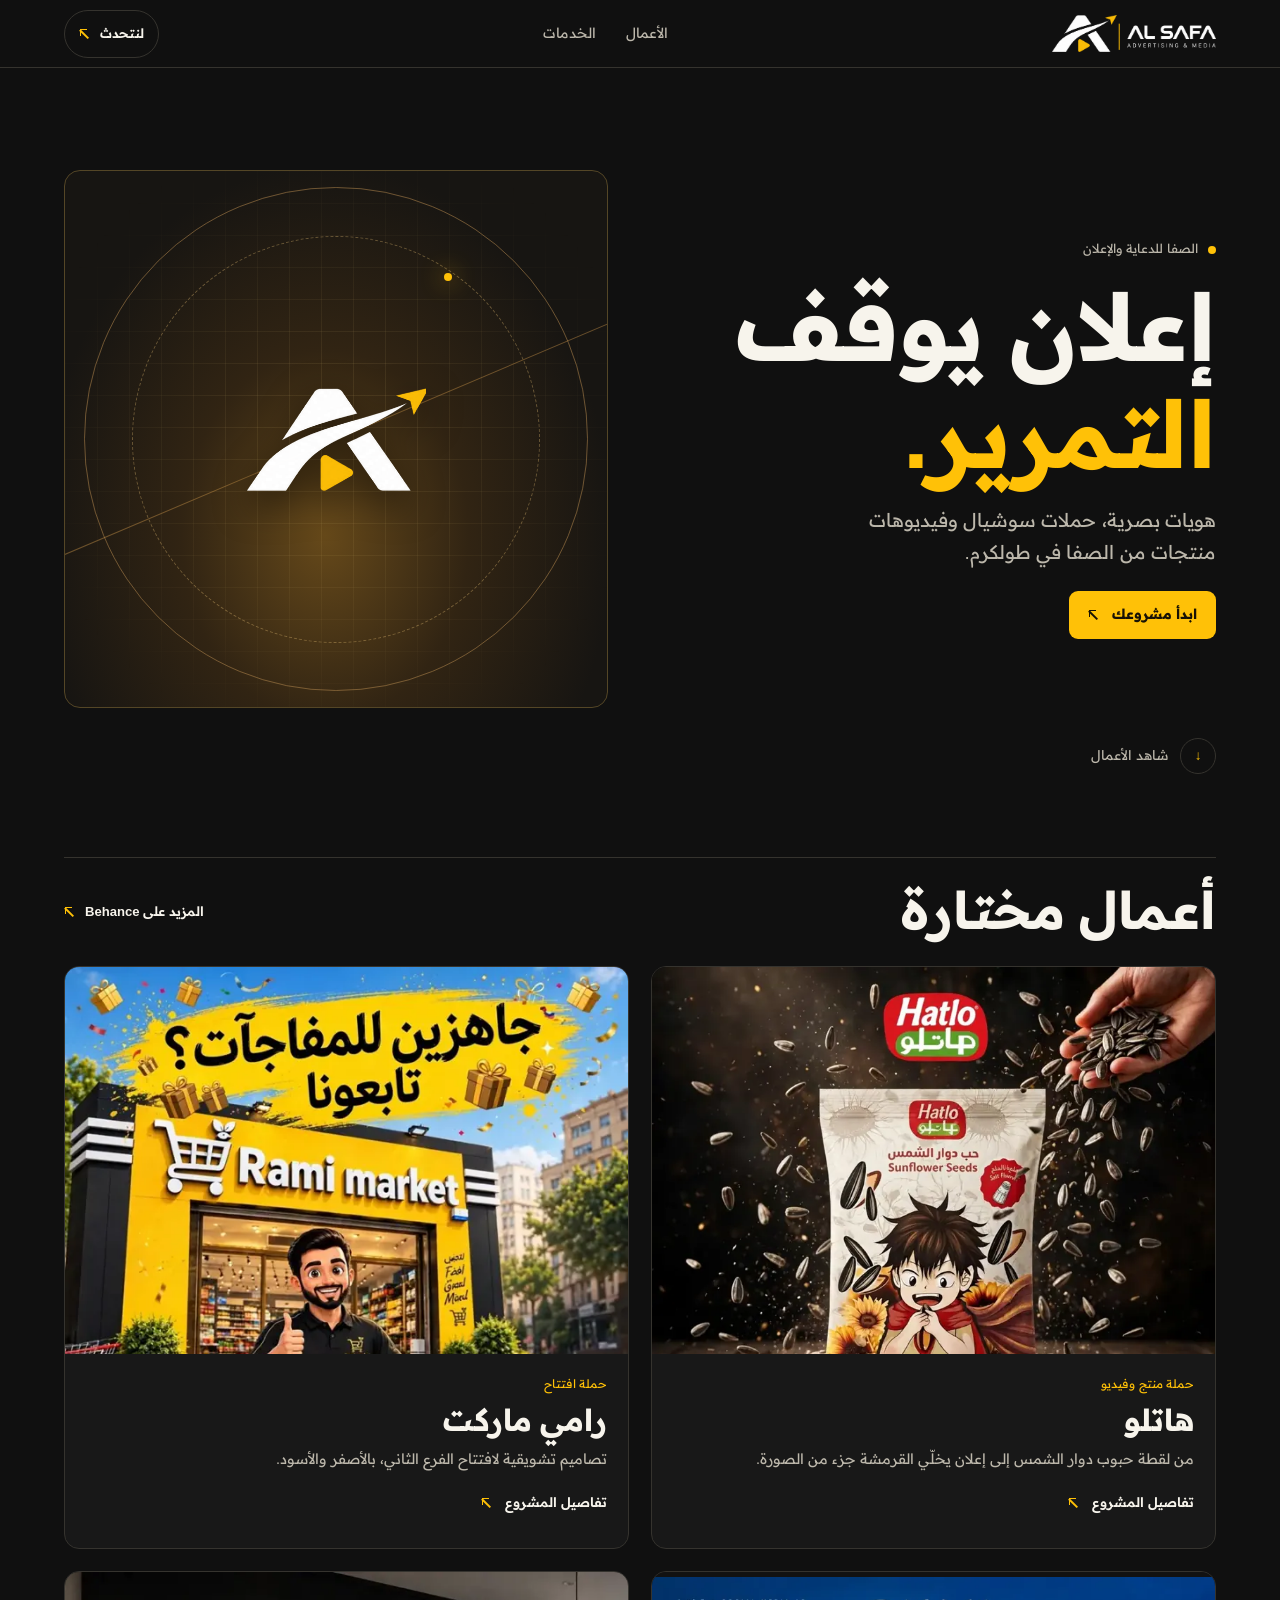
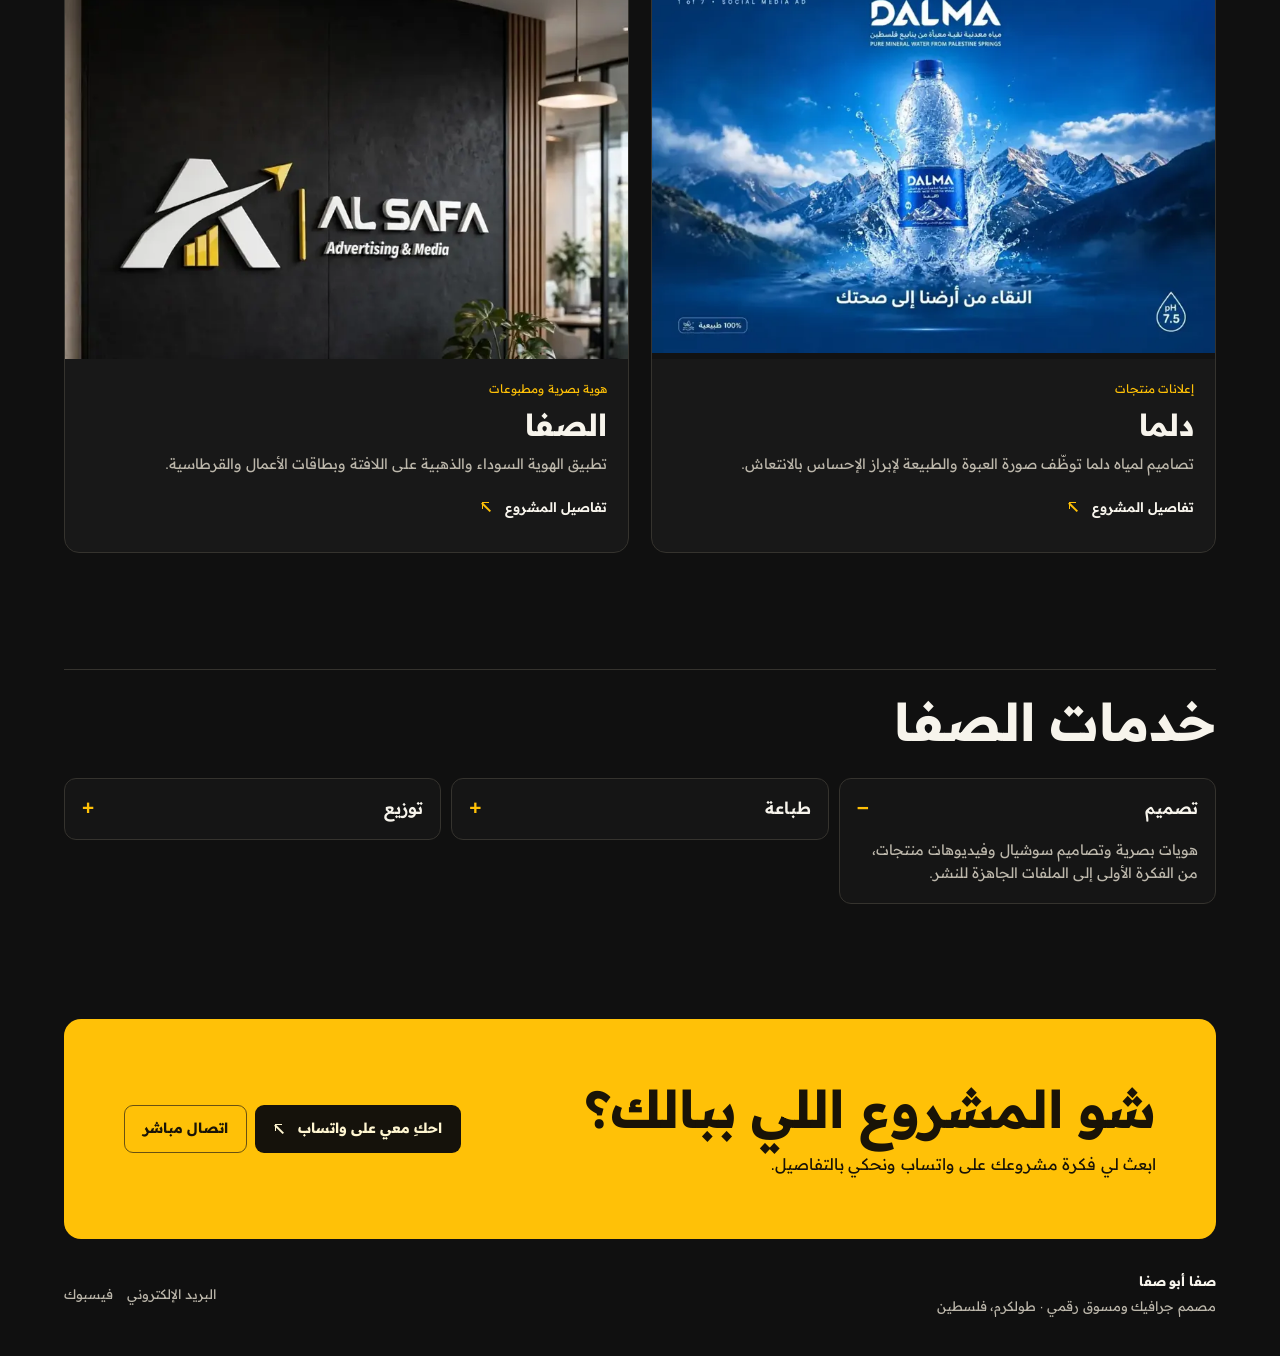
<file: index.html>
<!doctype html>
<html lang="ar" dir="rtl">
<head>
  <meta charset="utf-8">
  <meta name="viewport" content="width=device-width, initial-scale=1, viewport-fit=cover">
  <meta name="theme-color" content="#101010">
  <meta name="description" content="الصفا للدعاية والإعلان في طولكرم. تصميم هويات بصرية، حملات إعلانية وفيديو، وطباعة وتوزيع.">
  <title>الصفا للدعاية والإعلان | AL SAFA</title>
  <link rel="stylesheet" href="./landing.css">
  <script type="module" src="./landing.js"></script>
</head>
<body>
  <a class="skip" href="#top">تخطّ إلى المحتوى</a>
  <header class="site-header">
    <div class="wrap header-inner">
      <a href="#top" class="logo" aria-label="الصفا، الصفحة الرئيسية">
        <img src="./assets/reference-portfolio/46ed49bf2dffbec1.webp" alt="" width="900" height="202" fetchpriority="high">
      </a>
      <nav class="nav" aria-label="القائمة الرئيسية">
        <a href="#work">الأعمال</a><a href="#services">الخدمات</a>
      </nav>
      <a class="header-cta" href="https://wa.me/972594753699" data-event="whatsapp_click" data-location="header">لنتحدث <span class="arrow" aria-hidden="true"></span></a>
    </div>
    <div class="progress" aria-hidden="true"></div>
  </header>

  <main id="top">
    <section class="hero wrap" aria-labelledby="headline">
      <div class="hero-content">
        <p class="eyebrow"><span></span> الصفا للدعاية والإعلان</p>
        <h1 id="headline">إعلان يوقف <em>التمرير.</em></h1>
        <p class="hero-lead">هويات بصرية، حملات سوشيال وفيديوهات منتجات من الصفا في طولكرم.</p>
        <a class="button primary" href="https://wa.me/972594753699" data-event="whatsapp_click" data-location="hero">ابدأ مشروعك <span class="arrow" aria-hidden="true"></span></a>
      </div>
      <div class="hero-art" aria-hidden="true">
        <div class="art-grid"></div>
        <div class="orbit orbit-outer"></div>
        <div class="orbit orbit-inner"></div>
        <div class="art-axis"></div>
        <div class="art-mark"><img src="./assets/reference-portfolio/46ed49bf2dffbec1.webp" alt="" width="900" height="202"></div>
        <i class="art-point"></i>
      </div>
      <a class="hero-next" href="#work" data-event="work_click" data-location="hero"><span aria-hidden="true">↓</span> شاهد الأعمال</a>
    </section>

    <section id="work" class="section wrap" aria-labelledby="work-title">
      <div class="section-heading" data-reveal>
        <h2 id="work-title">أعمال مختارة</h2>
        <a class="text-link" href="https://www.behance.net/a2b6d985" data-event="portfolio_click" data-location="work">المزيد على Behance <span class="arrow" aria-hidden="true"></span></a>
      </div>
      <p id="work-status" role="status" hidden></p>
      <div id="projects" class="projects"></div>
      <noscript><p>تصفّح الأعمال من <a href="./work.html">معرض المشاريع</a>.</p></noscript>
    </section>

    <section id="services" class="section wrap" aria-labelledby="services-title">
      <span id="circle" class="anchor-alias"></span>
      <div class="section-heading" data-reveal><h2 id="services-title">خدمات الصفا</h2></div>
      <div id="service-list" class="services">
        <p>تصميم هويات بصرية وحملات وفيديوهات إعلانية، وطباعة وتوزيع.</p>
      </div>
    </section>

    <section id="contact" class="section wrap" aria-labelledby="contact-title">
      <div class="contact-card" data-reveal>
        <div>
          <h2 id="contact-title">شو المشروع اللي ببالك؟</h2>
          <p id="contact-copy">ابعث لي فكرة مشروعك على واتساب ونحكي بالتفاصيل.</p>
        </div>
        <div class="contact-actions">
          <a class="button black" href="https://wa.me/972594753699" data-event="whatsapp_click" data-location="contact">احكِ معي على واتساب <span class="arrow" aria-hidden="true"></span></a>
          <a class="button outline-dark" href="tel:+972594753699" data-event="phone_click" data-location="contact">اتصال مباشر</a>
        </div>
      </div>
    </section>
  </main>

  <footer class="wrap footer">
    <div id="about"><b>صفا أبو صفا</b><span>مصمم جرافيك ومسوق رقمي · طولكرم، فلسطين</span></div>
    <div class="footer-links">
      <a href="mailto:info.alsafa.ads@gmail.com" data-event="email_click" data-location="footer">البريد الإلكتروني</a>
      <a href="https://www.facebook.com/profile.php?id=61596477453982">فيسبوك</a>
      <button type="button" id="privacy-toggle" hidden>تفضيلات القياس</button>
    </div>
  </footer>

  <aside class="mobile-contact" aria-label="تواصل سريع">
    <a class="button primary" href="https://wa.me/972594753699" data-event="whatsapp_click" data-location="mobile_bar">واتساب <span class="arrow" aria-hidden="true"></span></a>
    <a class="button secondary" href="tel:+972594753699" data-event="phone_click" data-location="mobile_bar">اتصال</a>
  </aside>

  <dialog id="privacy" class="sheet" aria-labelledby="privacy-title">
    <div class="sheet-inner">
      <h2 id="privacy-title">تفضيلات القياس</h2>
      <p>إذا وافقت، نستخدم Google Analytics لقياس مشاهدة الأعمال والضغط على أزرار التواصل والمقارنة بين عناوين الواجهة. يمكنك تغيير اختيارك من أسفل الصفحة.</p>
      <div class="contact-actions">
        <button class="button primary" type="button" id="consent-yes">السماح بالقياس</button>
        <button class="button secondary" type="button" id="consent-no">رفض القياس</button>
      </div>
    </div>
  </dialog>

  <dialog id="project-dialog" class="project-dialog" aria-labelledby="project-title">
    <div class="dialog-header">
      <h2 id="project-title"></h2>
      <button type="button" id="close-project" aria-label="إغلاق المشروع" autofocus>×</button>
    </div>
    <div class="dialog-body" id="project-media"></div>
  </dialog>
</body>
</html>
</file>
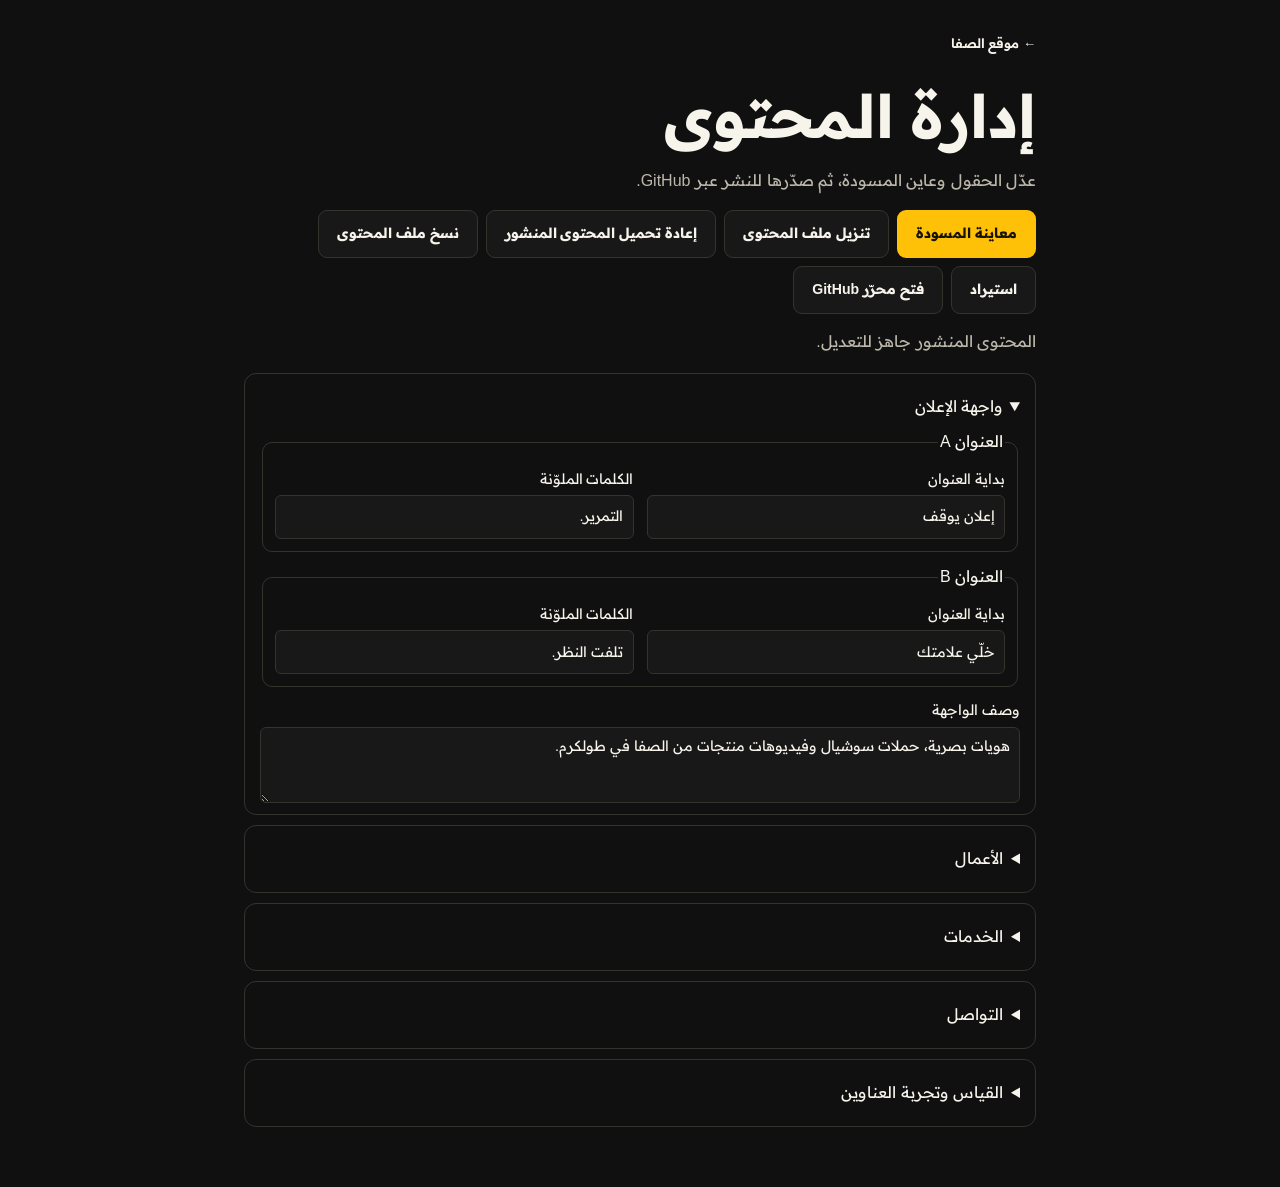
<file: admin/index.html>
<!doctype html>
<html lang="ar" dir="rtl">
<head>
  <meta charset="utf-8">
  <meta name="viewport" content="width=device-width, initial-scale=1">
  <meta name="robots" content="noindex">
  <title>إدارة محتوى الصفا</title>
  <link rel="stylesheet" href="../landing.css">
  <link rel="stylesheet" href="./admin.css">
  <script type="module" src="./admin.js"></script>
</head>
<body>
<main class="admin wrap">
  <a class="text-link" href="../">← موقع الصفا</a>
  <h1>إدارة المحتوى</h1>
  <p>عدّل الحقول وعاين المسودة، ثم صدّرها للنشر عبر GitHub.</p>
  <div class="admin-actions">
    <button type="button" class="button primary" id="preview" disabled>معاينة المسودة</button>
    <button type="button" class="button secondary" id="export" disabled>تنزيل ملف المحتوى</button>
    <button type="button" class="button secondary" id="reset" hidden>إعادة تحميل المحتوى المنشور</button>
    <button type="button" class="button secondary" id="copy" disabled>نسخ ملف المحتوى</button>
    <label class="button secondary import">استيراد <input type="file" id="import" accept="application/json,.json" aria-label="استيراد ملف محتوى JSON"></label>
    <a class="button secondary" href="https://github.com/infoalsafaads-gif/rrtn/edit/main/landing-content.json" target="_blank" rel="noopener">فتح محرّر GitHub</a>
  </div>
  <p id="status" role="status">جارٍ تحميل المحتوى…</p>
  <ul id="errors" hidden></ul>
  <form id="fields" hidden></form>
</main>
</body>
</html>
</file>
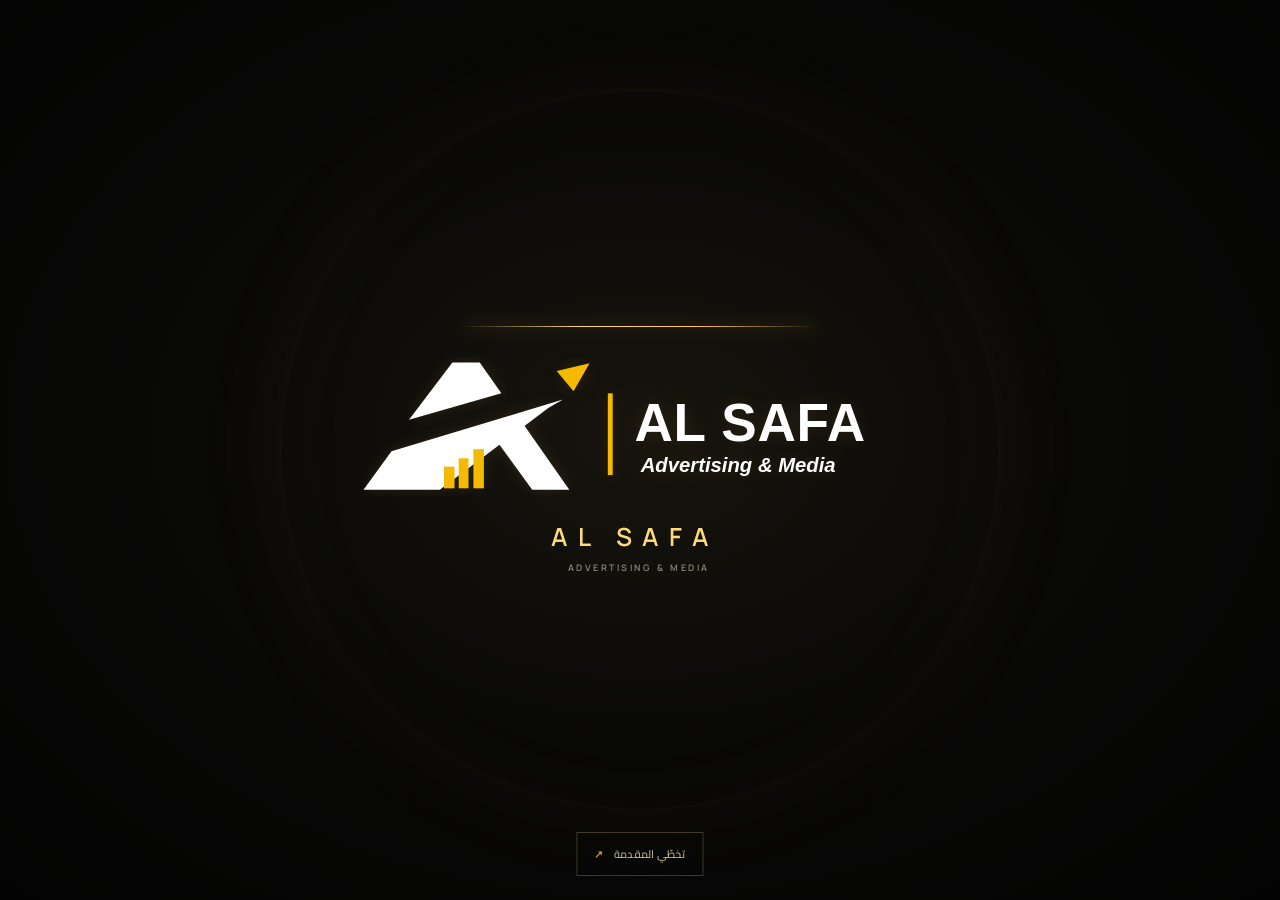
<file: project.html>
<!doctype html>
<html lang="ar" dir="rtl">
<head>
  <meta charset="UTF-8">
  <meta name="viewport" content="width=device-width, initial-scale=1">
  <meta name="theme-color" content="#080e20">
  <meta name="color-scheme" content="light">
  <meta name="description" content="تفاصيل مشروع من معرض أعمال صفا في التصميم الجرافيكي والفيديو والإنتاج الإبداعي بالذكاء الاصطناعي.">
  <meta property="og:type" content="article">
  <title>تفاصيل المشروع | صفا</title>
  <link rel="preconnect" href="https://fonts.googleapis.com">
  <link rel="preconnect" href="https://fonts.gstatic.com" crossorigin>
  <link href="https://fonts.googleapis.com/css2?family=Cairo:wght@400;500;600;700;800;900&family=Manrope:wght@400;500;600;700;800&display=swap" rel="stylesheet">
  <link rel="stylesheet" href="./style.css?v=20261110-white-polish-v7">
  <link rel="stylesheet" href="./motion.css?v=20261110-cinematic-v1">
<link rel="stylesheet" href="./ux-polish.css?v=20261112-1">
<link rel="stylesheet" href="./responsive.css?v=20261112-mobile-1">
<link rel="stylesheet" href="./bold-theme.css?v=20261112-cobalt-2">
</head>
<body class="project-page editorial-project">
<a class="skip-link" href="#projectDetail">تخطّ إلى المحتوى</a>

<div class="cinematic-intro" id="cinematicIntro" role="status" aria-label="AL SAFA — Advertising &amp; Media">
  <div class="cinematic-intro-orbit" aria-hidden="true"></div>
  <span class="cinematic-intro-line" aria-hidden="true"></span>
  <div class="cinematic-intro-logo">
    <img src="./assets/al-safa-logo-clean.svg" alt="AL SAFA — Advertising &amp; Media" width="800" height="199">
  </div>
  <span class="cinematic-intro-name">AL SAFA</span>
  <span class="cinematic-intro-caption">ADVERTISING &amp; MEDIA</span>
  <button class="cinematic-skip" type="button">تخطّي المقدمة <span aria-hidden="true">↗</span></button>
</div>
<div class="sa-atmosphere" aria-hidden="true"></div>
<div class="sa-particles" aria-hidden="true"></div>

  <div class="scroll-progress" aria-hidden="true"></div>
  <div class="page-shell">
    <header class="editorial-header">
      <a class="editorial-brand" href="./index.html#top" aria-label="صفا — الرئيسية">
        <img src="./assets/al-safa-logo-clean.svg" alt="AL SAFA" width="180" height="45">
      </a>
      <nav class="editorial-nav" aria-label="التنقل الرئيسي">
        <a href="./index.html#top">الرئيسية</a>
        <a href="./index.html#about">عنّي</a>
        <a href="./work.html" class="active" aria-current="page">معرض الأعمال</a>
        <a href="./index.html#services">الخدمات</a>
        <a href="./index.html#contact">تواصل</a>
      </nav>
      <a class="editorial-header-cta" href="./index.html#contact">لنتحدث <span>↗</span></a>
    </header>

    <main id="projectDetail" tabindex="-1" aria-live="polite">
      <div class="portfolio-loading"><span class="loading-mark" aria-hidden="true"></span><p>يتم تحميل دراسة المشروع…</p></div>
    </main>

    <footer class="editorial-footer">
      <a href="./index.html#top" class="editorial-footer-brand"><img src="./assets/al-safa-logo-editorial.svg" alt="AL SAFA" width="145" height="36"></a>
      <span>تصميم، فيديو، وأفكار تتحول إلى صورة.</span>
      <div>
        <a href="https://www.behance.net/a2b6d985" target="_blank" rel="noopener noreferrer">Behance ↗</a>
        <a href="https://wa.me/972594753699" target="_blank" rel="noopener noreferrer">WhatsApp ↗</a>
        <a href="./work.html">كل الأعمال ↑</a>
      </div>
    </footer>
  </div>
  <nav class="editorial-mobile-bar" aria-label="تواصل سريع">
    <a href="https://wa.me/972594753699" target="_blank" rel="noopener noreferrer">واتساب ↗</a>
    <a href="./work.html">كل الأعمال</a>
  </nav>
  <script src="./site.js?v=20261110-editorial-v4" defer></script>
  <script src="./project-detail.js?v=20261112-live-assets" defer></script>
<script src="./motion.js?v=20261112-ux" defer></script>
<script src="./ux-polish.js?v=20261112-1" defer></script>
</body>
</html>
</file>
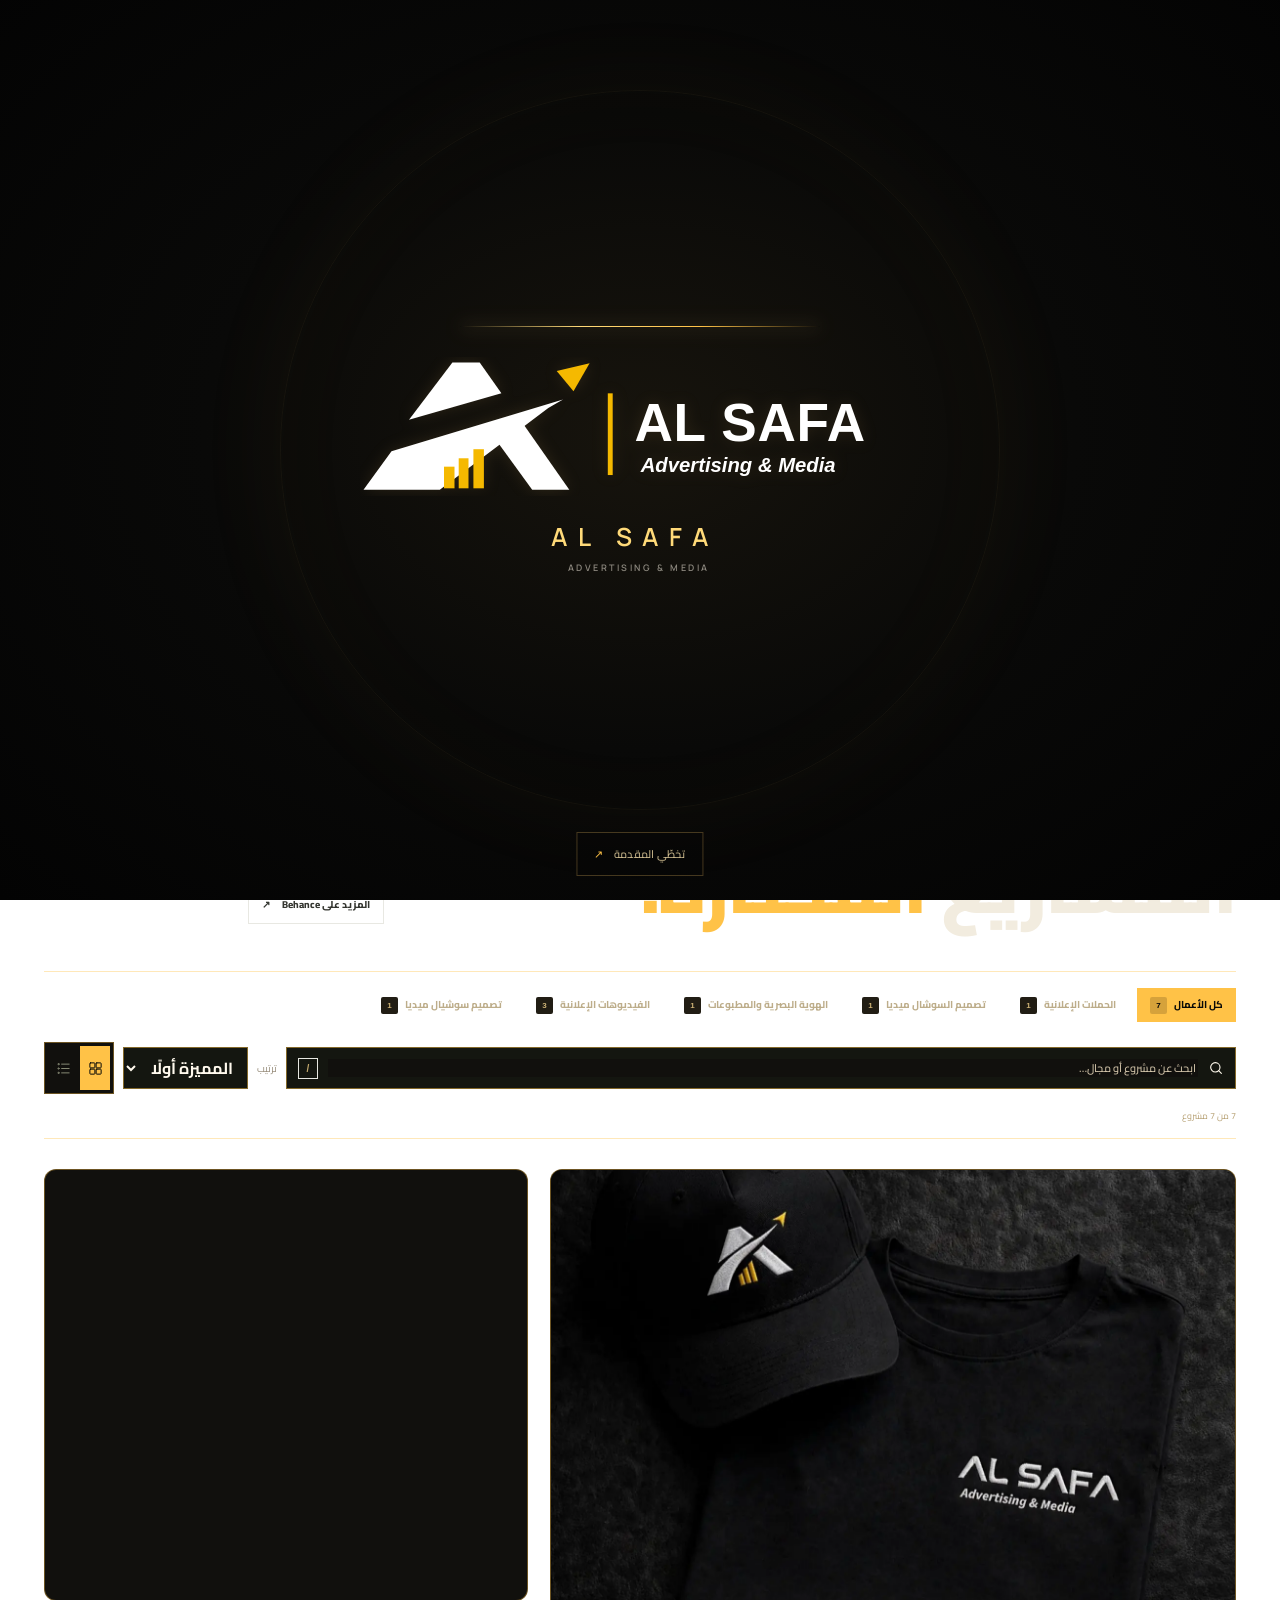
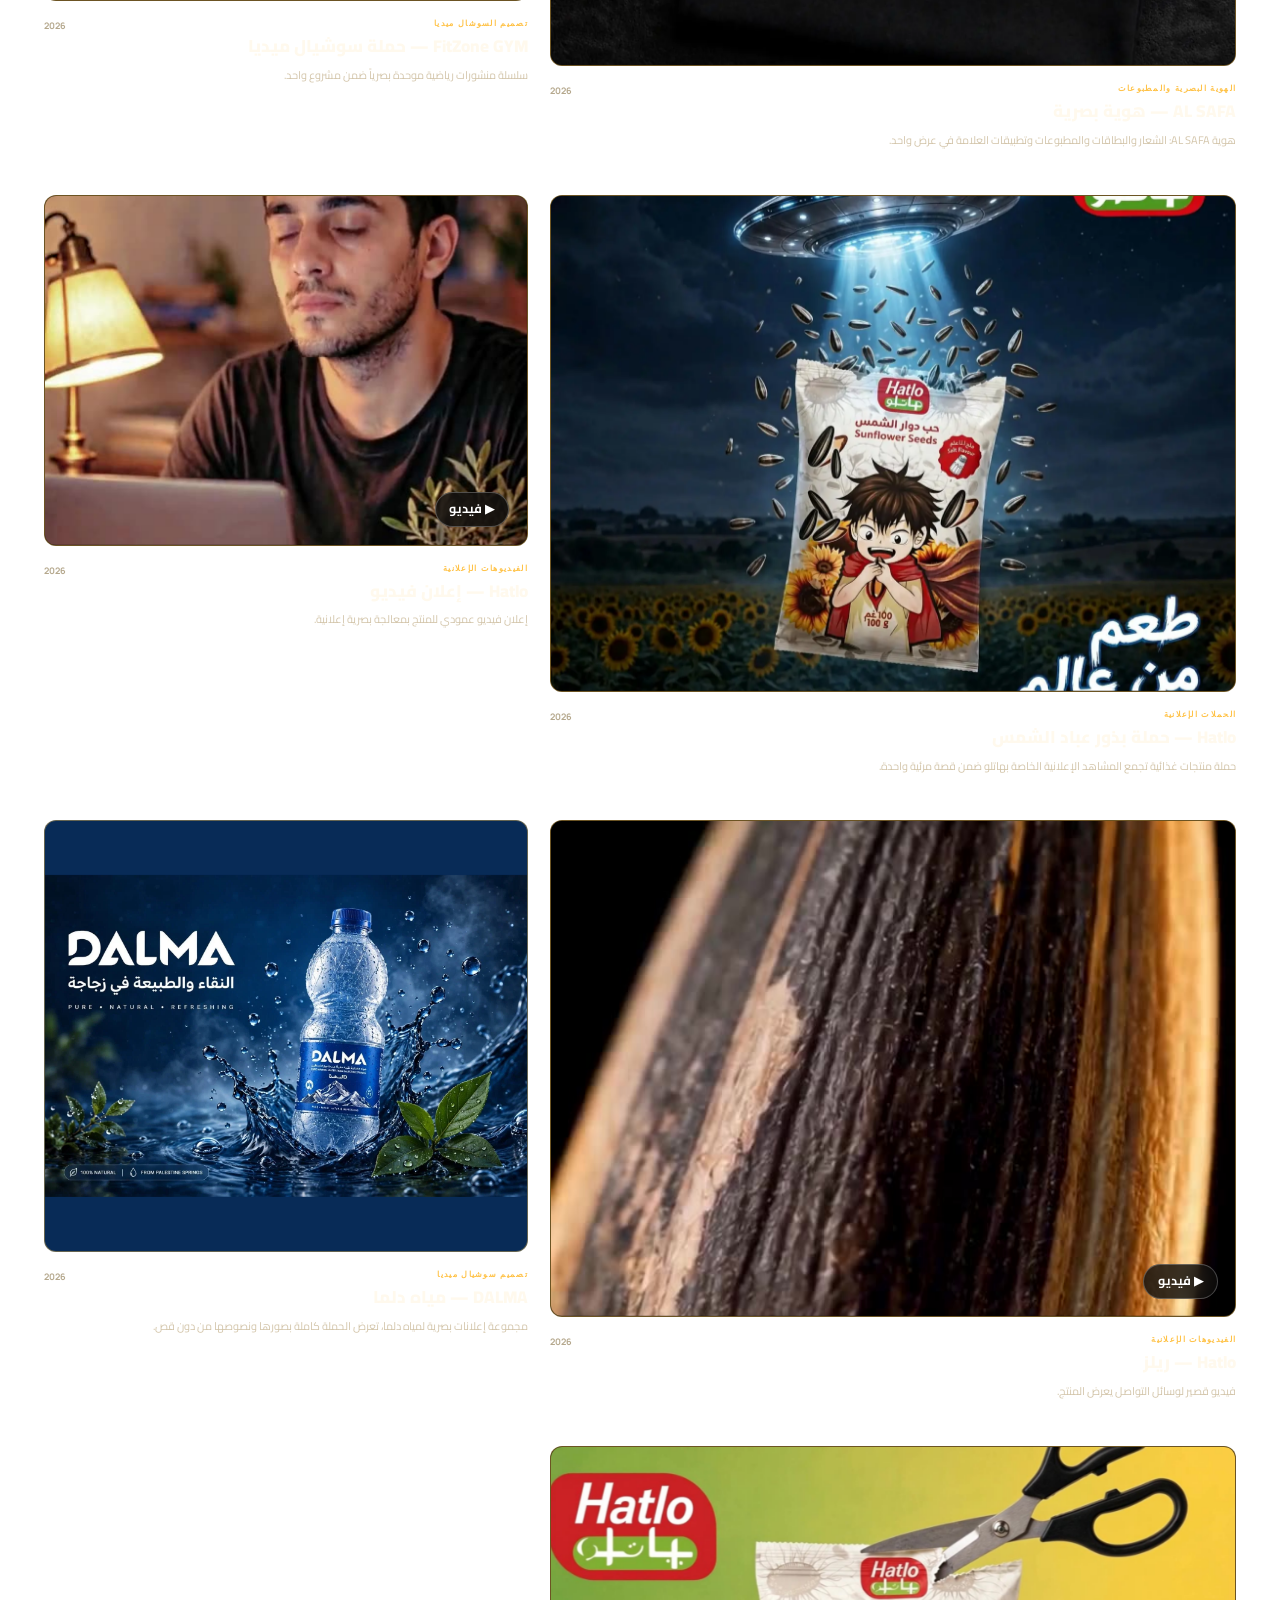
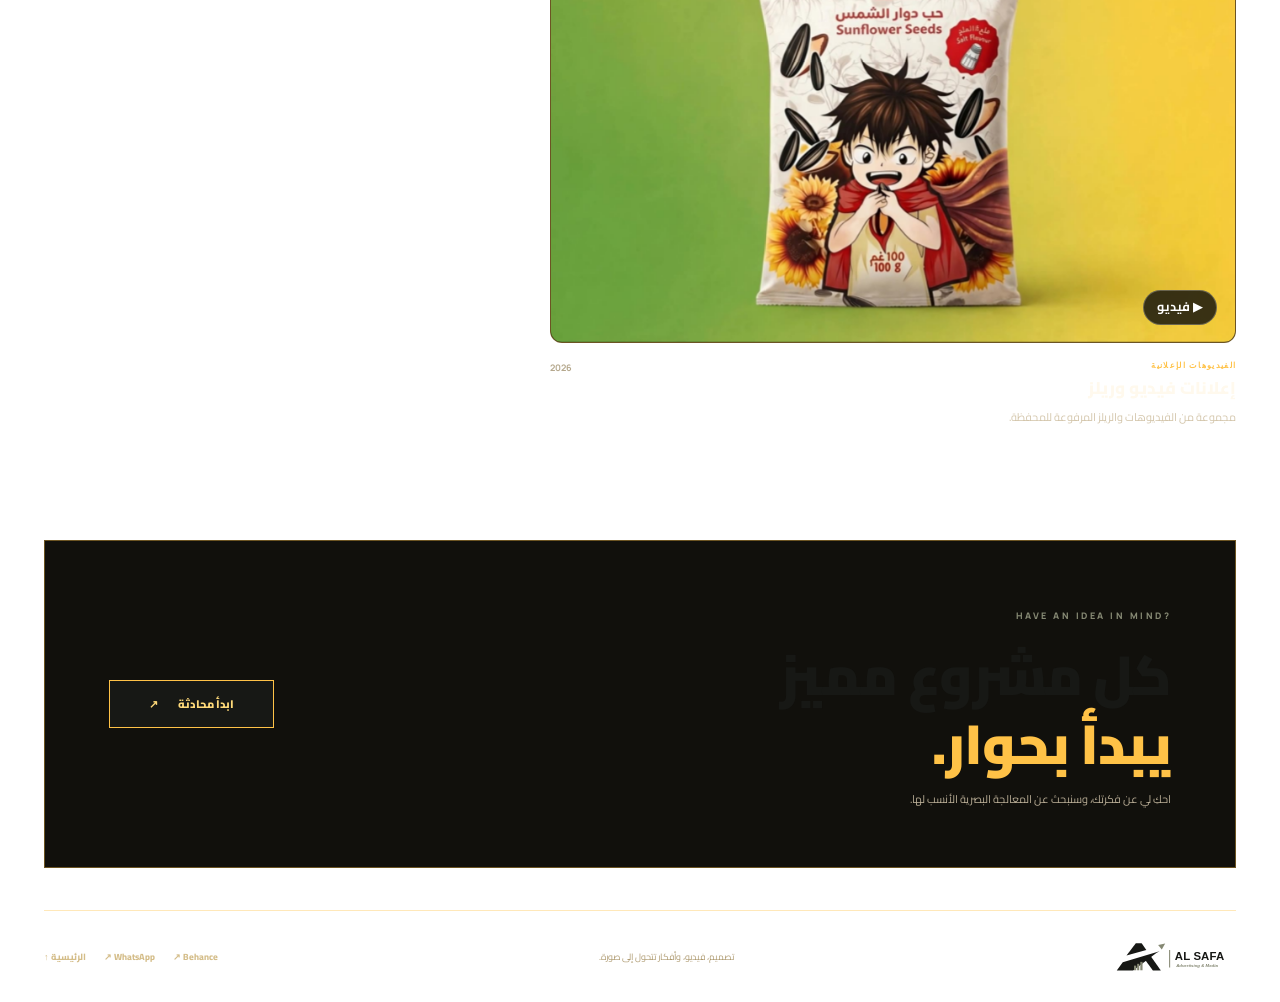
<file: work.html>
<!doctype html>
<html lang="ar" dir="rtl">
<head>
  <meta charset="UTF-8">
  <meta name="viewport" content="width=device-width, initial-scale=1">
  <meta name="theme-color" content="#080e20">
  <meta name="color-scheme" content="light">
  <meta name="description" content="معرض أعمال صفا — تصميم جرافيك، إعلانات مرئية، فيديو وإنتاج إبداعي باستخدام الذكاء الاصطناعي.">
  <meta property="og:title" content="معرض الأعمال | صفا">
  <meta property="og:description" content="مشاريع مختارة في التصميم الجرافيكي والفيديو والإنتاج الإبداعي بالذكاء الاصطناعي.">
  <meta property="og:type" content="website">
  <meta property="og:image" content="https://infoalsafaads-gif.github.io/rrtn/assets/al-safa-hero.webp">
  <link rel="canonical" href="https://infoalsafaads-gif.github.io/rrtn/work.html">
  <title>معرض الأعمال — صفا | Graphic Design · Video · AI</title>
  <link rel="preconnect" href="https://fonts.googleapis.com">
  <link rel="preconnect" href="https://fonts.gstatic.com" crossorigin>
  <link href="https://fonts.googleapis.com/css2?family=Cairo:wght@400;500;600;700;800;900&family=Manrope:wght@400;500;600;700;800&display=swap" rel="stylesheet">
  <link rel="stylesheet" href="./style.css?v=20261110-white-polish-v7">
  <link rel="stylesheet" href="./motion.css?v=20261110-cinematic-v1">
  <link rel="stylesheet" href="./portfolio-enhancements.css?v=20261112">
<link rel="stylesheet" href="./ux-polish.css?v=20261112-1">
<link rel="stylesheet" href="./responsive.css?v=20261112-mobile-1">
<link rel="stylesheet" href="./bold-theme.css?v=20261112-cobalt-2">
</head>
<body class="work-page editorial-archive">
<a class="skip-link" href="#mainContent">تخطّ إلى المحتوى</a>

<div class="cinematic-intro" id="cinematicIntro" role="status" aria-label="AL SAFA — Advertising &amp; Media">
  <div class="cinematic-intro-orbit" aria-hidden="true"></div>
  <span class="cinematic-intro-line" aria-hidden="true"></span>
  <div class="cinematic-intro-logo">
    <img src="./assets/al-safa-logo-clean.svg" alt="AL SAFA — Advertising &amp; Media" width="800" height="199">
  </div>
  <span class="cinematic-intro-name">AL SAFA</span>
  <span class="cinematic-intro-caption">ADVERTISING &amp; MEDIA</span>
  <button class="cinematic-skip" type="button">تخطّي المقدمة <span aria-hidden="true">↗</span></button>
</div>
<div class="sa-atmosphere" aria-hidden="true"></div>
<div class="sa-particles" aria-hidden="true"></div>

  <div class="scroll-progress" aria-hidden="true"></div>
  <div class="page-shell">
    <header class="editorial-header">
      <a class="editorial-brand" href="./index.html#top" aria-label="صفا — الرئيسية">
        <img src="./assets/al-safa-logo-clean.svg" alt="AL SAFA" width="180" height="45">
      </a>
      <nav class="editorial-nav" aria-label="التنقل الرئيسي">
        <a href="./index.html#top">الرئيسية</a>
        <a href="./index.html#about">عنّي</a>
        <a href="./work.html" class="active" aria-current="page">معرض الأعمال</a>
        <a href="./index.html#services">الخدمات</a>
        <a href="./index.html#contact">تواصل</a>
      </nav>
      <a class="editorial-header-cta" href="./index.html#contact">لنتحدث <span>↗</span></a>
    </header>

    <main id="mainContent" tabindex="-1">
      <section class="archive-hero" aria-labelledby="archive-title">
        <div class="project-breadcrumbs">
          <a href="./index.html">الرئيسية</a><span aria-hidden="true">／</span><span>معرض الأعمال</span>
        </div>
        <div class="archive-hero-layout">
          <div class="archive-hero-copy">
            <span class="section-kicker">SELECTED WORK / 2026</span>
            <h1 id="archive-title">أفكار تتحوّل<br><em>إلى أثر بصري.</em></h1>
            <p>هنا أضع خلاصة التجارب التي أعمل عليها في التصميم الجرافيكي، والإعلانات المرئية، وصناعة الفيديو باستخدام أدوات الذكاء الاصطناعي. كل مشروع يبدأ بفكرة، ثم يأخذ شكله الخاص.</p>
            <div class="archive-hero-actions">
              <a class="editorial-primary-link" href="https://www.behance.net/a2b6d985" target="_blank" rel="noopener noreferrer">استكشف ملف Behance <span>↗</span></a>
              <a class="editorial-secondary-link" href="./index.html#contact">ناقش مشروعك <span>↗</span></a>
            </div>
          </div>
          <figure class="archive-feature-card">
            <img src="./assets/al-safa-hero.webp" alt="تكوين بصري من هوية وأعمال الصفا" fetchpriority="high">
            <figcaption><span>VISUAL THINKING</span><span>DESIGN · VIDEO · AI</span></figcaption>
          </figure>
        </div>
        <div class="archive-hero-index"><span>01 / THE WORK ARCHIVE</span><span>GRAPHIC DESIGN · VIDEO · ART DIRECTION</span></div>
      </section>

      <section class="portfolio archive-portfolio" id="portfolio" aria-labelledby="portfolio-title">
        <div class="editorial-section-heading archive-work-heading">
          <div class="section-heading-main">
            <span class="section-kicker">A SELECTION OF MY WORK</span>
            <h2 id="portfolio-title">المشاريع <em>المختارة.</em></h2>
          </div>
          <div class="section-heading-side">
            <p>80 صورة وفيديوهان، ضمن 12 مشروعًا. استكشف الأعمال حسب المجال، أو ابحث عن مشروع وافتحه لمشاهدة التفاصيل.</p>
            <a class="portfolio-profile-link" href="https://www.behance.net/a2b6d985" target="_blank" rel="noopener noreferrer">المزيد على Behance <b aria-hidden="true">↗</b></a>
          </div>
        </div>

        <div class="portfolio-toolbar">
          <div class="portfolio-filters" id="portfolioFilters" role="group" aria-label="تصفية حسب التصنيف"></div>
          <div class="portfolio-tools">
            <label class="portfolio-search">
              <svg viewBox="0 0 24 24" aria-hidden="true"><circle cx="11" cy="11" r="7"></circle><path d="m16 16 4 4"></path></svg>
              <input id="portfolioSearch" type="search" placeholder="ابحث عن مشروع أو مجال…" autocomplete="off" aria-label="ابحث في المشاريع">
              <kbd>/</kbd>
            </label>
            <label class="portfolio-sort-label" for="portfolioSort">ترتيب</label>
            <select id="portfolioSort" class="portfolio-sort" aria-label="ترتيب المشاريع">
              <option value="featured">المميزة أولًا</option>
              <option value="newest">الأحدث</option>
              <option value="oldest">الأقدم</option>
              <option value="az">الاسم: أ–ي</option>
              <option value="za">الاسم: ي–أ</option>
            </select>
            <div class="portfolio-view-toggle" role="group" aria-label="طريقة عرض المشاريع">
              <button type="button" class="view-toggle is-active" data-view="grid" aria-label="عرض شبكي" aria-pressed="true"><svg viewBox="0 0 24 24" aria-hidden="true"><rect x="3" y="3" width="8" height="8" rx="1"></rect><rect x="13" y="3" width="8" height="8" rx="1"></rect><rect x="3" y="13" width="8" height="8" rx="1"></rect><rect x="13" y="13" width="8" height="8" rx="1"></rect></svg></button>
              <button type="button" class="view-toggle" data-view="list" aria-label="عرض قائمة" aria-pressed="false"><svg viewBox="0 0 24 24" aria-hidden="true"><path d="M9 5h12M9 12h12M9 19h12"></path><circle cx="4" cy="5" r="1"></circle><circle cx="4" cy="12" r="1"></circle><circle cx="4" cy="19" r="1"></circle></svg></button>
            </div>
          </div>
          <div class="portfolio-status-row">
            <p class="portfolio-count" id="portfolioCount" aria-live="polite">يتم تجهيز الأعمال…</p>
            <button type="button" class="portfolio-reset" id="portfolioReset" hidden>مسح البحث والفلاتر ×</button>
          </div>
        </div>

        <div class="portfolio-grid" id="portfolioGrid" aria-live="polite" aria-busy="true">
          <div class="portfolio-loading"><span class="loading-mark" aria-hidden="true"></span><p>نحمّل معرض الأعمال</p></div>
        </div>
      </section>

      <section class="archive-bottom-cta">
        <div>
          <span class="section-kicker">HAVE AN IDEA IN MIND?</span>
          <h2>كل مشروع مميز<br><em>يبدأ بحوار.</em></h2>
          <p>احكِ لي عن فكرتك، وسنبحث عن المعالجة البصرية الأنسب لها.</p>
        </div>
        <a class="archive-cta-link" href="./index.html#contact">ابدأ محادثة <span>↗</span></a>
      </section>
    </main>

    <footer class="editorial-footer">
      <a href="./index.html#top" class="editorial-footer-brand"><img src="./assets/al-safa-logo-editorial.svg" alt="AL SAFA" width="145" height="36"></a>
      <span>تصميم، فيديو، وأفكار تتحول إلى صورة.</span>
      <div>
        <a href="https://www.behance.net/a2b6d985" target="_blank" rel="noopener noreferrer">Behance ↗</a>
        <a href="https://wa.me/972594753699" target="_blank" rel="noopener noreferrer">WhatsApp ↗</a>
        <a href="./index.html#top">الرئيسية ↑</a>
      </div>
    </footer>
  </div>

  <nav class="editorial-mobile-bar" aria-label="تواصل سريع">
    <a href="https://wa.me/972594753699" target="_blank" rel="noopener noreferrer">واتساب ↗</a>
    <a href="./index.html#contact">ابدأ مشروعك</a>
  </nav>
  <script src="./site.js?v=20261110-editorial-v4" defer></script>
  <script src="./portfolio.js?v=20261112-live-assets" defer></script>
<script src="./motion.js?v=20261112-ux" defer></script>
<script src="./ux-polish.js?v=20261112-1" defer></script>
</body>
</html>
</file>
<file: landing.css>
@font-face {
  font-family: Readex;
  src: url("./assets/landing/readex-arabic.woff2") format("woff2");
  font-style: normal;
  font-weight: 400 700;
  font-display: swap;
  unicode-range: U+0600-06FF,U+0750-077F,U+08A0-08FF,U+200C-200F,U+FB50-FDFF,U+FE70-FEFF;
}
:root {
  color-scheme: dark;
  --bg: #101010;
  --surface: #181818;
  --line: #35332e;
  --ink: #f7f4ec;
  --muted: #bcb7ab;
  --yellow: #ffc107;
  --gutter: clamp(18px, 5vw, 66px);
  --font: Readex, Tahoma, Arial, sans-serif;
  font-family: var(--font);
  background: var(--bg);
  color: var(--ink);
}
*, *::after, *::before { box-sizing: border-box; }
html { scroll-padding-top: 92px; scroll-behavior: smooth; }
body { margin: 0; line-height: 1.65; }
body:has(dialog[open]) { overflow: hidden; }
:focus-visible { outline: 2px solid var(--yellow); outline-offset: 5px; }
[hidden] { display: none !important; }
a { color: inherit; text-decoration: none; }
button, input, select, textarea { font: inherit; }
button { cursor: pointer; color: inherit; }
img { display: block; max-width: 100%; }
h1, h2, h3, p { margin: 0; }
.wrap { max-width: 1440px; margin-inline: auto; padding-inline: var(--gutter); }
.skip { position: fixed; inset: .5rem auto auto .5rem; z-index: 10; padding: 10px; background: var(--yellow); color: #141007; transform: translateY(-200%); }
.skip:focus { transform: none; }
.site-header { position: sticky; z-index: 4; top: 0; padding-top: env(safe-area-inset-top); background: #101010; border-bottom: 1px solid var(--line); }
.header-inner { min-height: 67px; display: flex; align-items: center; justify-content: space-between; gap: 16px; }
.logo { display: grid; align-items: center; min-height: 48px; }
.logo img { width: clamp(120px, 16vw, 164px); height: auto; aspect-ratio: 900/202; }
.nav { display: none; }
.header-cta, .text-link { display: inline-flex; min-height: 48px; align-items: center; gap: 9px; white-space: nowrap; font-size: .82rem; font-weight: 600; }
.header-cta { padding-inline: 14px; border: 1px solid var(--line); border-radius: 100px; }
.header-cta span, .text-link span { color: var(--yellow); }
.progress { height: 2px; position: absolute; inset: auto 0 -1px; background: var(--yellow); transform: scaleX(0); transform-origin: right; pointer-events: none; }
@supports (animation-timeline: scroll()) {
  .progress { animation: scroll-progress linear both; animation-timeline: scroll(root block); }
  @keyframes scroll-progress { to { transform: scaleX(1); } }
}
.hero { display: grid; gap: 24px; padding-block: clamp(38px, 8vw, 108px) 0; align-items: center; }
.eyebrow { display: flex; align-items: center; gap: 10px; font-size: .79rem; color: var(--muted); }
.eyebrow span, .art-point { display: inline-block; width: 8px; height: 8px; background: var(--yellow); border-radius: 50%; }
h1 { max-width: 10em; font-size: clamp(2.4rem, 10.6vw, 7rem); line-height: 1.14; margin-block: 16px; font-weight: 700; text-wrap: balance; }
h1 em { font-style: normal; color: var(--yellow); }
.hero-lead { max-width: 34ch; margin-bottom: 23px; color: var(--muted); font-size: clamp(.96rem, 2vw, 1.19rem); }
.button { display: inline-flex; justify-content: center; align-items: center; gap: 12px; padding: 11px 18px; min-height: 48px; border: 1px solid transparent; border-radius: 9px; font-weight: 700; font-size: .88rem; white-space: nowrap; }
.primary { background: var(--yellow); color: #181205; }
.secondary { background: var(--surface); border-color: var(--line); }
.black { background: #15120b; color: #fff6d1; }
.outline-dark { color: #191408; border-color: #695111; }
.hero-art {
  --mark-width: clamp(105px, 33%, 250px);
  min-width: 0;
  display: grid;
  place-items: center;
  position: relative;
  isolation: isolate;
  overflow: hidden;
  height: clamp(175px, 56vw, 330px);
  border: 1px solid #544626;
  border-radius: 16px;
  background: radial-gradient(ellipse at 48% 68%, #66491a 0%, #312413 36%, #171512 72%);
}
.art-grid, .art-axis, .orbit, .art-mark, .art-point { position: absolute; pointer-events: none; }
.art-grid { inset: 0; background: linear-gradient(#d9bd7521 1px, transparent 1px), linear-gradient(90deg,#d9bd7521 1px, transparent 1px); background-size: 32px 32px; mask-image: radial-gradient(ellipse, #000, transparent 82%); }
.orbit { aspect-ratio: 1; border-radius: 50%; border: 1px solid #ad844c92; }
.orbit-outer { height: 94%; }
.orbit-inner { height: 76%; border-style: dashed; border-color: #e1bb725e; }
.art-axis { width: 160%; height: 1px; background: #c4914877; transform: rotate(-23deg); }
.art-mark { width: var(--mark-width); overflow: hidden; direction: ltr; filter: drop-shadow(0 12px 18px #0008); animation: signal-in 720ms cubic-bezier(.2,.7,.25,1) both; }
.art-mark img { width: 257%; height: auto; max-width: none; }
.art-point { top: 19%; left: 70%; box-shadow: 0 0 22px #ffbb00; animation: signal-in 800ms .15s ease both; }
@keyframes signal-in { from { opacity: 0; transform: translateY(12px) scale(.94); } }
.hero-next { display: inline-flex; align-items: center; gap: 11px; min-height: 48px; justify-self: start; color: var(--muted); font-size: .84rem; }
.hero-next span { width: 36px; height: 36px; display: grid; place-items: center; border: 1px solid var(--line); border-radius: 50%; color: var(--yellow); }
.section { padding-top: clamp(55px, 9vw, 122px); }
.section-heading { border-top: 1px solid var(--line); padding-block: 22px; display: flex; justify-content: space-between; align-items: center; flex-wrap: wrap; gap: 4px 14px; }
h2 { font-size: clamp(1.55rem, 5vw, 3.25rem); line-height: 1.23; text-wrap: balance; }
.projects { display: grid; gap: 14px; }
.project { display: grid; min-width: 0; background: var(--surface); border: 1px solid var(--line); border-radius: 15px; overflow: hidden; }
.project-image { display: grid; place-items: center; overflow: hidden; aspect-ratio: 16/11; background: #121212; }
.project-image img { width: 100%; height: 100%; object-fit: contain; transition: transform .45s ease; }
.project-info { display: grid; align-content: start; gap: 7px; padding: 17px; }
.category { color: var(--yellow); font-size: .74rem; }
.project h3 { line-height: 1.3; font-size: clamp(1.23rem, 3vw, 1.9rem); }
.summary { color: var(--muted); font-size: .9rem; }
.project-action { justify-self: start; display: inline-flex; align-items: center; gap: 12px; min-height: 48px; padding: 6px 0; background: transparent; border: 0; font-size: .83rem; font-weight: 600; }
.project-action span { color: var(--yellow); }
.services { display: grid; gap: 10px; }
.service { background: #151515; border: 1px solid var(--line); border-radius: 12px; padding-inline: 17px; }
.service summary { display: flex; justify-content: space-between; align-items: center; list-style: none; gap: 12px; min-height: 60px; cursor: pointer; font-size: 1.05rem; font-weight: 600; }
.service summary::-webkit-details-marker { display: none; }
.service summary::after { content: "+"; color: var(--yellow); font-size: 1.3rem; }
.service[open] summary::after { content: "−"; }
.service p { padding-bottom: 17px; color: var(--muted); font-size: .9rem; }
.contact-card { background: var(--yellow); color: #191307; border-radius: 17px; padding: clamp(22px, 5vw, 60px); display: grid; align-items: center; gap: 18px 28px; }
.contact-card p { margin-top: 9px; max-width: 44ch; }
.contact-card :focus-visible { outline-color: #191307; }
.contact-actions { display: flex; flex-wrap: wrap; gap: 8px; }
.footer { display: flex; justify-content: space-between; flex-wrap: wrap; gap: 12px 30px; padding-block: 32px calc(105px + env(safe-area-inset-bottom)); color: var(--muted); font-size: .82rem; }
.footer b, .footer span { display: block; }
.footer b { color: var(--ink); margin-bottom: 4px; }
.footer-links { display: flex; flex-wrap: wrap; gap: 0 14px; }
.footer-links a, .footer-links button { display: inline-flex; min-height: 44px; align-items: center; }
.footer-links button { background: none; border: 0; padding: 0; }
.mobile-contact { display: grid; grid-template-columns: 1.5fr 1fr; gap: 8px; position: fixed; z-index: 3; inset: auto 0 0; background: #101010; padding: 8px var(--gutter) calc(8px + env(safe-area-inset-bottom)); border-top: 1px solid var(--line); }
.anchor-alias { display: block; height: 0; }
dialog { padding: 0; color: var(--ink); background: #171717; border: 1px solid var(--line); }
dialog::backdrop { background: #000b; }
.project-dialog { height: 100dvh; max-height: 100dvh; width: 100%; max-width: 100%; border: 0; }
.dialog-header { position: sticky; z-index: 1; top: 0; display: flex; align-items: center; justify-content: space-between; gap: 10px; padding: calc(10px + env(safe-area-inset-top)) 18px 10px; border-bottom: 1px solid var(--line); background: #171717; }
.dialog-header h2 { font-size: clamp(1.15rem, 4vw, 1.7rem); }
.dialog-header button { flex: none; width: 48px; height: 48px; border: 1px solid var(--line); background: var(--bg); border-radius: 50%; font-size: 1.65rem; line-height: 1; }
.dialog-body { display: grid; gap: 18px; padding: 18px 18px calc(25px + env(safe-area-inset-bottom)); }
.dialog-body figure { margin: 0; display: grid; gap: 8px; font-size: .84rem; color: var(--muted); }
.dialog-body img, .dialog-body video { width: 100%; height: auto; border-radius: 10px; }
.dialog-body video { aspect-ratio: var(--media-ratio, 1); background: var(--bg); max-height: 72dvh; }
.reel-launch { position: relative; display: block; padding: 0; border: 1px solid var(--line); border-radius: 10px; overflow: hidden; width: 100%; max-width: 510px; margin-inline: auto; background: var(--bg); }
.reel-launch span { position: absolute; top: 50%; left: 50%; transform: translate(-50%, -50%); box-shadow: 0 0 0 6px #0004; }
.sheet { width: min(92%, 480px); border-radius: 15px; }
.sheet-inner { padding: 24px; }
.sheet h2 { font-size: 1.45rem; }
.sheet p { margin-block: 10px 18px; color: var(--muted); }
#work-status { padding: 15px 0; color: var(--muted); }
[data-reveal].is-visible { animation: reveal .48s ease-out both; }
@keyframes reveal { from { opacity: .36; transform: translateY(13px); } }
@media (hover: hover) {
  .button:hover, .header-cta:hover { filter: brightness(1.13); }
  .project:hover { border-color: #87713e; }
  .project:hover img { transform: scale(1.035); }
  .text-link:hover, .project-action:hover, .footer-links a:hover, .footer-links button:hover, .nav a:hover { color: var(--yellow); }
}
@media (min-width: 630px) {
  .projects { grid-template-columns: repeat(2,minmax(0,1fr)); }
  .project-info { padding: 21px; }
  .project-dialog { width: min(93vw, 820px); height: auto; max-height: 90dvh; border: 1px solid var(--line); border-radius: 16px; }
  .dialog-body { padding: 24px; }
  .contact-card { grid-template-columns: 1fr auto; }
}
@media (min-width: 850px) {
  .nav { display: flex; gap: 30px; color: var(--muted); font-size: .88rem; }
  .nav a { display: grid; align-items: center; min-height: 48px; }
  .hero { grid-template-columns: 1fr 1fr; column-gap: clamp(25px, 5vw, 76px); }
  .hero-art { height: clamp(320px, 42vw, 565px); }
  h1 { font-size: clamp(3.6rem, 7.3vw, 7rem); }
  .hero-next { grid-column: 1/-1; }
  .projects { gap: 22px; }
  .services { grid-template-columns: repeat(3,minmax(0,1fr)); align-items: start; }
  .mobile-contact { display: none; }
  .footer { padding-bottom: 38px; }
}
@media (prefers-reduced-motion: reduce) {
  *, *::before, *::after { scroll-behavior: auto !important; animation: none !important; transition: none !important; }
}
.draft-banner { display: block; text-align: center; padding: 12px; color: #141007; background: var(--yellow); font-weight: 700; }

#work { padding-top: clamp(32px, 6vw, 95px); }
.arrow { position: relative; display: inline-block; width: 12px; height: 12px; flex: none; }
.arrow::before, .arrow::after { content: ""; position: absolute; top: 1px; left: 1px; }
.arrow::before { width: 7px; height: 7px; border-top: 1.5px solid; border-left: 1.5px solid; }
.arrow::after { width: 12px; height: 1.5px; background: currentColor; transform: rotate(45deg); transform-origin: left; }
</file>
<file: admin/admin.css>
.admin { max-width: 920px; padding-block: 20px 60px; }
.admin h1 { font-size: clamp(2rem, 8vw, 3.75rem); }
.admin > p { color: var(--muted); }
.admin-actions, .list-actions { display: flex; flex-wrap: wrap; gap: 8px; margin-block: 15px; }
.admin-actions button:disabled { cursor: default; opacity: .5; }
.admin #fields { display: grid; gap: 10px; }
.admin #status { margin-bottom: 18px; }
.admin #errors { color: #ffbd97; }
.editor-section { padding: 11px 15px; border: 1px solid var(--line); border-radius: 12px; min-width: 0; }
.editor-section summary { min-height: 44px; display: list-item; align-content: center; cursor: pointer; }
.admin fieldset { border: 1px solid var(--line); border-radius: 10px; min-width: 0; padding: 12px; margin-block: 0 12px; }
.editor-fields { display: grid; gap: 9px 13px; }
.admin label:not(.import) { display: grid; gap: 4px; align-content: start; font-size: .9rem; }
.admin input:not([type=checkbox]), .admin select, .admin textarea { min-height: 44px; min-width: 0; padding: 7px 9px; background: var(--surface); color: var(--ink); border: 1px solid var(--line); border-radius: 6px; width: 100%; }
.admin input[type=checkbox] { justify-self: start; width: 24px; height: 24px; accent-color: var(--yellow); }
.admin label:has([type=checkbox]) { min-height: 52px; }
.admin textarea { min-height: 76px; resize: vertical; }
.import { position: relative; cursor: pointer; }
.import input { position: absolute; inset: 0; opacity: 0; cursor: pointer; }
.import:focus-within { outline: 2px solid var(--yellow); }
@media (min-width: 570px) {
  .editor-fields { grid-template-columns: repeat(2,minmax(0,1fr)); }
  .editor-fields label:has(textarea) { grid-column: 1/-1; }
}
</file>
<file: style.css>
/* AL SAFA — editorial creative studio, inspired by MetaLab's clarity */
:root{
  color-scheme:light;
  --paper:#f6f4ef;
  --paper-deep:#e9e4d9;
  --ink:#191a17;
  --ink-soft:#343630;
  --muted:#74766e;
  --line:#d8d3c8;
  --line-dark:rgba(255,255,255,.2);
  --gold:#a9783f;
  --gold-light:#d9b783;
  --violet:#947653;
  --night:#151612;
  --white:#fffefa;
  --page-width:1280px;
  --ease:cubic-bezier(.2,.72,.22,1);
}
*{box-sizing:border-box}
html{min-height:100%;scroll-behavior:smooth;scroll-padding-top:100px;background:var(--paper)}
body{
  margin:0;min-height:100vh;overflow-x:hidden;position:relative;
  color:var(--ink);background:var(--paper);
  font-family:"Cairo","Noto Sans Arabic",Tahoma,Arial,sans-serif;
  -webkit-font-smoothing:antialiased;text-rendering:optimizeLegibility;
}
body,a,button{-webkit-tap-highlight-color:transparent}
a{color:inherit}
button,input,select{font:inherit}
a:focus-visible,button:focus-visible,input:focus-visible,select:focus-visible{outline:2px solid var(--violet);outline-offset:4px}
::selection{background:#e7d3af;color:#171816}
.page-shell{width:min(var(--page-width),calc(100% - 88px));margin:0 auto;position:relative}
.scroll-progress{position:fixed;z-index:60;top:0;right:0;height:3px;width:0;background:linear-gradient(90deg,var(--violet),var(--gold));pointer-events:none}
.site-header{
  min-height:88px;display:flex;align-items:center;justify-content:space-between;gap:28px;
  position:sticky;top:0;z-index:50;padding:14px 0;
  border-bottom:1px solid rgba(23,24,22,.12);
  background:rgba(245,243,238,.93);backdrop-filter:blur(16px);-webkit-backdrop-filter:blur(16px);
}
.brand{display:flex;align-items:center;gap:11px;text-decoration:none;direction:ltr;flex:0 0 auto}
.brand-mark{
  width:43px;height:43px;display:grid;place-items:center;position:relative;
  border:1px solid var(--gold);border-radius:50%;color:var(--ink);
  font:900 16px/1 Arial,sans-serif;letter-spacing:-2px;background:transparent;
}
.brand-mark span{color:var(--gold);margin-left:-2px}
.brand-copy{display:flex;flex-direction:column;gap:4px}
.brand-copy strong{font:900 15px/1 Arial,sans-serif;letter-spacing:2px;color:var(--ink)}
.brand-copy small{font:700 8px/1 Arial,sans-serif;letter-spacing:2px;color:#777970}
.main-nav{display:flex;align-items:center;justify-content:center;gap:clamp(20px,3vw,42px)}
.nav-link{position:relative;padding:9px 0;color:#62645e;text-decoration:none;font-size:12px;font-weight:700;transition:color .2s}
.nav-link:after{content:"";position:absolute;right:0;bottom:2px;width:0;height:1px;background:var(--ink);transition:width .25s var(--ease)}
.nav-link:hover,.nav-link.active{color:var(--ink)}
.nav-link:hover:after,.nav-link.active:after{width:100%}
.header-cta{
  min-height:43px;padding:0 18px;display:inline-flex;align-items:center;justify-content:center;gap:14px;
  border:1px solid var(--ink);border-radius:3px;background:var(--ink);color:var(--white);
  text-decoration:none;font-size:11px;font-weight:800;white-space:nowrap;transition:background .2s,color .2s,transform .2s;
}
.header-cta b{font:400 16px Arial,sans-serif}
.header-cta:hover{background:transparent;color:var(--ink);transform:translateY(-2px)}
.mobile-menu-toggle{display:none}
.hero{
  min-height:650px;padding:clamp(80px,10vw,135px) 0 92px;
  display:grid;grid-template-columns:minmax(0,1.05fr) minmax(360px,.95fr);
  align-items:center;gap:clamp(45px,7vw,110px);position:relative;
}
.hero-copy{max-width:680px;position:relative;z-index:2}
.eyebrow,.section-kicker{
  display:inline-flex;align-items:center;gap:10px;direction:ltr;
  color:#777970;font:800 9px/1.4 "Manrope",Arial,sans-serif;letter-spacing:2.5px;text-transform:uppercase;
}
.eyebrow-rule{display:inline-block;width:33px;height:1px;background:var(--gold)}
.eyebrow i{font-style:normal;color:#a09f97}
.hero h1{
  margin:27px 0 22px;color:var(--ink);
  font-size:clamp(60px,8.1vw,112px);font-weight:900;line-height:1.13;letter-spacing:-3px;
}
.hero h1 span{color:var(--violet)}
.hero-description{max-width:550px;margin:0;color:#666a63;font-size:15px;line-height:2.15;font-weight:500}
.hero-actions{display:flex;align-items:center;gap:27px;flex-wrap:wrap;margin-top:35px}
.button{
  min-height:55px;padding:0 23px;display:inline-flex;align-items:center;justify-content:center;gap:17px;
  border:1px solid transparent;border-radius:3px;text-decoration:none;font-size:12px;font-weight:800;
  transition:transform .22s var(--ease),background .22s,border-color .22s,color .22s;
}
.button-primary{background:var(--ink);color:var(--white);border-color:var(--ink)}
.button-primary:hover{transform:translateY(-3px);background:var(--violet);border-color:var(--violet)}
.button-primary b,.button-light b{font:400 17px Arial,sans-serif}
.text-link{display:inline-flex;align-items:center;gap:12px;color:var(--ink);font-size:12px;font-weight:800;text-decoration:none}
.text-link span{color:var(--violet);font-size:18px;transition:transform .2s}
.text-link:hover span{transform:translateX(-4px)}
.hero-index{display:flex;align-items:center;gap:24px;margin-top:63px;color:#8b8d85;font:700 8px/1.4 "Manrope",Arial,sans-serif;letter-spacing:1.6px;direction:ltr}
.hero-index span:first-child{padding-right:22px;border-right:1px solid var(--line)}
.hero-visual{position:relative;min-width:0;padding:0}
.hero-visual-frame{position:relative;overflow:hidden;background:#111;border-radius:2px}
.hero-art{display:block;width:100%;height:auto;aspect-ratio:880/411;object-fit:cover;transition:transform 1s var(--ease);filter:saturate(.9)}
.hero-visual:hover .hero-art{transform:scale(1.025)}
.hero-visual-note{display:flex;align-items:center;justify-content:space-between;padding:13px 0;border-bottom:1px solid var(--line);color:#777970;font-size:10px;font-weight:700}
.hero-visual-note span:first-child{color:var(--gold);font:700 10px "Manrope",Arial,sans-serif}
.hero-side-label{position:absolute;top:0;left:-28px;writing-mode:vertical-rl;transform:rotate(180deg);color:#aaa99f;font:700 8px "Manrope",Arial,sans-serif;letter-spacing:2px;direction:ltr}
.contact-strip{
  display:grid;grid-template-columns:minmax(250px,.75fr) minmax(0,1.25fr);align-items:center;gap:35px;
  margin:0 0 142px;padding:25px 0;border-top:1px solid var(--line);border-bottom:1px solid var(--line);
}
.contact-copy h2{margin:8px 0 0;color:var(--ink);font-size:clamp(19px,2vw,26px);line-height:1.55;font-weight:850}
.contact-strip .section-kicker{color:var(--gold)}
.contact-actions{display:grid;grid-template-columns:repeat(3,minmax(0,1fr));gap:18px}
.contact-action{min-width:0;display:flex;align-items:center;gap:11px;padding:8px 0;text-decoration:none;border-bottom:1px solid transparent;transition:border-color .2s,transform .2s}
.contact-action:hover{transform:translateY(-2px);border-color:var(--gold)}
.contact-action-icon{width:34px;height:34px;flex:0 0 34px;display:grid;place-items:center;border:1px solid #d8d4c9;border-radius:50%;color:var(--gold);font:700 15px Arial,sans-serif}
.behance-mark{font-size:16px;letter-spacing:-2px}
.contact-action>span:last-child{display:flex;min-width:0;flex-direction:column;gap:3px}
.contact-action strong{font-size:11px;color:var(--ink);font-weight:850}
.contact-action small{font-size:9px;color:#85877f;white-space:nowrap;overflow:hidden;text-overflow:ellipsis}
.section-block{padding-bottom:145px}
.section-heading{display:flex;align-items:flex-end;justify-content:space-between;gap:45px;margin-bottom:54px}
.section-heading-main{max-width:700px}
.section-heading h2,.portfolio-heading h2{
  margin:13px 0 0;color:var(--ink);font-size:clamp(44px,6.6vw,82px);font-weight:900;line-height:1.11;letter-spacing:-2px;
}
.section-heading h2 span,.portfolio-heading h2 span{color:var(--violet)}
.section-heading-side{max-width:340px;padding-bottom:7px}
.section-heading-side p{max-width:340px;margin:0 0 20px;color:#71746c;font-size:12px;line-height:2.1}
.portfolio-heading{align-items:flex-end}
.portfolio-heading h2{font-size:clamp(45px,6vw,74px)}
.portfolio-heading-actions{display:flex;align-items:center;gap:16px;flex-wrap:wrap}
.portfolio-all-link,.portfolio-profile-link{
  min-height:43px;display:inline-flex;align-items:center;justify-content:center;gap:12px;
  padding:0 15px;border:1px solid var(--ink);border-radius:3px;
  color:var(--ink);text-decoration:none;font-size:10px;font-weight:850;
  transition:background .2s,color .2s,border-color .2s;
}
.portfolio-all-link{background:var(--ink);color:var(--white)}
.portfolio-all-link:hover{background:var(--violet);border-color:var(--violet)}
.portfolio-all-link b{font:400 15px Arial,sans-serif}
.portfolio-profile-link{border-color:var(--line);color:#696b63}
.portfolio-profile-link:hover{border-color:var(--ink);color:var(--ink)}
.portfolio-toolbar{display:flex;flex-direction:column;gap:14px;margin:0 0 30px;padding:13px 0;border-top:1px solid var(--line);border-bottom:1px solid var(--line)}
.portfolio-filters{display:flex;align-items:center;gap:8px;max-width:100%;overflow-x:auto;padding:2px 0 7px;scrollbar-width:thin;scrollbar-color:#c6c1b5 transparent}
.portfolio-filter{
  flex:0 0 auto;display:inline-flex;align-items:center;gap:7px;min-height:32px;padding:0 11px;
  border:1px solid transparent;border-radius:2px;background:transparent;color:#75776f;
  font-family:inherit;font-size:10px;font-weight:750;line-height:1;cursor:pointer;
  transition:color .2s,border-color .2s,background .2s;
}
.portfolio-filter:hover{color:var(--ink);border-color:#c9c5ba}
.portfolio-filter[aria-pressed="true"]{color:var(--white);border-color:var(--ink);background:var(--ink)}
.filter-count{min-width:17px;height:17px;display:inline-grid;place-items:center;padding:0 4px;border-radius:2px;background:rgba(23,24,22,.07);color:#7f817a;font:700 8px Arial,sans-serif}
.portfolio-filter[aria-pressed="true"] .filter-count{background:rgba(255,255,255,.17);color:#fff}
.portfolio-tools{display:flex;align-items:center;gap:9px;flex-wrap:wrap}
.portfolio-search{
  flex:1 1 260px;min-width:180px;min-height:40px;display:flex;align-items:center;gap:10px;padding:0 11px;
  border:1px solid var(--line);border-radius:2px;background:transparent;color:#777970;transition:border-color .2s;
}
.portfolio-search:focus-within{border-color:var(--ink)}
.portfolio-search svg{width:16px;height:16px;flex:0 0 16px;fill:none;stroke:currentColor;stroke-width:1.7;stroke-linecap:round}
.portfolio-search input{width:100%;min-width:0;border:0;outline:0;background:transparent;color:var(--ink);font-family:inherit;font-size:11px;font-weight:500;line-height:1.5}
.portfolio-search input::placeholder{color:#999a92}
.portfolio-search kbd{display:grid;place-items:center;width:21px;height:21px;border:1px solid var(--line);border-radius:2px;color:#898b83;font:700 10px Arial,sans-serif}
.portfolio-sort-label{color:#777970;font-size:10px}
.portfolio-sort{min-height:39px;min-width:125px;padding:0 10px;border:1px solid var(--line);border-radius:2px;background:transparent;color:var(--ink);font-family:inherit;font-size:10px;font-weight:700;outline:none;cursor:pointer}
.portfolio-sort:focus-visible{border-color:var(--violet)}
.portfolio-view-toggle{display:flex;align-items:center;gap:2px;padding:3px;border:1px solid var(--line);border-radius:2px}
.view-toggle{width:30px;height:29px;display:grid;place-items:center;border:0;border-radius:2px;background:transparent;color:#8b8d84;cursor:pointer;transition:background .2s,color .2s}
.view-toggle svg{width:15px;height:15px;fill:none;stroke:currentColor;stroke-width:1.6;stroke-linecap:round;stroke-linejoin:round}
.view-toggle.is-active{background:var(--ink);color:var(--white)}
.portfolio-status-row{min-height:17px;display:flex;align-items:center;justify-content:space-between;gap:12px}
.portfolio-count{margin:0;color:#8a8c84;font-size:9px}
.portfolio-reset{padding:2px 0;border:0;background:none;color:var(--violet);font-family:inherit;font-size:10px;font-weight:800;cursor:pointer}
.portfolio-reset[hidden]{display:none}
.portfolio-toolbar.has-no-projects .portfolio-filters,.portfolio-toolbar.has-no-projects .portfolio-tools,.portfolio-toolbar.has-no-projects .portfolio-status-row{display:none}
.portfolio-grid{display:grid;grid-template-columns:repeat(12,minmax(0,1fr));gap:54px 24px}
.project-card{grid-column:span 6;min-width:0;animation:portfolio-enter .5s both}
.project-card--wide,.project-card:nth-child(4n+3){grid-column:span 7}
.project-card--narrow,.project-card:nth-child(4n+4){grid-column:span 5}
.project-card-link{display:block;text-decoration:none}
.project-media{position:relative;overflow:hidden;aspect-ratio:1.32;background:#e1ded5}
.project-card:nth-child(4n+2) .project-media{aspect-ratio:1.04}
.project-media:after{content:"";position:absolute;inset:0;background:linear-gradient(180deg,transparent 60%,rgba(0,0,0,.18));opacity:0;transition:opacity .35s}
.project-media img{display:block;width:100%;height:100%;object-fit:cover;transition:transform .75s var(--ease),filter .5s}
.project-card-link:hover .project-media img{transform:scale(1.035);filter:saturate(1.04)}
.project-card-link:hover .project-media:after{opacity:1}
.project-open{position:absolute;z-index:2;left:17px;bottom:17px;width:39px;height:39px;display:grid;place-items:center;border-radius:50%;background:var(--white);color:var(--ink);font:400 18px Arial,sans-serif;opacity:0;transform:translateY(6px);transition:opacity .25s,transform .25s}
.project-card-link:hover .project-open,.project-card-link:focus-visible .project-open{opacity:1;transform:translateY(0)}
.project-meta{display:flex;align-items:flex-start;justify-content:space-between;gap:15px;padding:16px 0 0}
.project-meta-copy{min-width:0}
.project-category{display:block;margin-bottom:6px;color:var(--gold);font:800 8px/1.4 "Manrope",Arial,sans-serif;letter-spacing:1.3px;text-transform:uppercase}
.project-title{margin:0;color:var(--ink);font-size:17px;font-weight:850;line-height:1.5;transition:color .2s}
.project-card-link:hover .project-title{color:var(--violet)}
.project-summary{margin:6px 0 0;color:#7d7f78;font-size:11px;line-height:1.8}
.project-year{flex:0 0 auto;padding-top:2px;color:#999a91;font:700 9px "Manrope",Arial,sans-serif}
.portfolio-empty{grid-column:1/-1;display:grid;grid-template-columns:66px minmax(0,1fr) auto;align-items:center;gap:25px;min-height:185px;padding:24px 0;border-top:1px solid var(--line);border-bottom:1px solid var(--line);background:transparent}
.empty-art{width:56px;height:56px;display:grid;place-items:center;border:1px solid #cfcbc0;border-radius:50%;color:var(--gold)}
.empty-art svg{width:25px;height:25px;fill:none;stroke:currentColor;stroke-width:1.3;stroke-linecap:round;stroke-linejoin:round}
.empty-kicker{display:block;margin:0 0 7px;color:var(--gold);font:800 8px "Manrope",Arial,sans-serif;letter-spacing:2px}
.portfolio-empty h3{margin:0 0 7px;color:var(--ink);font-size:18px;font-weight:850}
.portfolio-empty p{max-width:630px;margin:0;color:#74766f;font-size:11px;line-height:2}
.empty-actions{display:flex;align-items:center;gap:8px;flex-wrap:wrap}
.empty-action,.empty-retry{min-height:43px;padding:0 15px;display:inline-flex;align-items:center;justify-content:center;border:1px solid var(--ink);border-radius:2px;background:var(--ink);color:var(--white);font-family:inherit;font-size:10px;font-weight:850;text-decoration:none;white-space:nowrap;cursor:pointer;transition:background .2s,color .2s,border-color .2s}
.empty-action:hover,.empty-retry:hover{background:var(--violet);border-color:var(--violet)}
.empty-retry{background:transparent;color:var(--ink)}
.portfolio-no-results{grid-column:1/-1;min-height:150px;display:flex;align-items:center;gap:20px;padding:25px 0;border-top:1px solid var(--line);border-bottom:1px solid var(--line)}
.no-results-icon{width:44px;height:44px;display:grid;place-items:center;border:1px solid var(--line);border-radius:50%;color:var(--gold);font:400 27px Arial,sans-serif}
.no-results-copy{flex:1}
.no-results-copy h3{margin:0 0 5px;color:var(--ink);font-size:14px}
.no-results-copy p{margin:0;color:#7e8078;font-size:11px;line-height:1.8}
.portfolio-no-results .empty-action{background:transparent;color:var(--ink)}
.portfolio-loading{grid-column:1/-1;min-height:140px;display:flex;align-items:center;justify-content:center;gap:12px;color:#777970;font-size:11px}
.loading-mark{width:18px;height:18px;border:1px solid #d6d2c8;border-top-color:var(--gold);border-radius:50%;animation:loading-spin .8s linear infinite}
@keyframes loading-spin{to{transform:rotate(360deg)}}
@keyframes portfolio-enter{from{opacity:0;transform:translateY(14px)}to{opacity:1;transform:translateY(0)}}
.services-list{border-top:1px solid var(--line)}
.service-row{
  display:grid;grid-template-columns:52px minmax(220px,.9fr) minmax(200px,1fr) 30px;align-items:center;gap:24px;
  padding:28px 0;border-bottom:1px solid var(--line);transition:padding .25s var(--ease),background .25s;
}
.service-row:hover{padding-right:12px;padding-left:12px;background:rgba(255,255,255,.35)}
.service-number{align-self:start;padding-top:5px;color:var(--gold);font:700 10px "Manrope",Arial,sans-serif;letter-spacing:1px}
.service-title h3{margin:0 0 5px;color:var(--ink);font-size:20px;font-weight:850}
.service-title p{margin:0;color:#85877f;font-size:9px;line-height:1.8}
.service-description{max-width:360px;margin:0;color:#666a62;font-size:11px;line-height:1.9}
.service-arrow{justify-self:end;color:#a3a198;font:400 18px Arial,sans-serif;transition:color .2s,transform .2s}
.service-row:hover .service-arrow{color:var(--violet);transform:translate(-3px,-3px)}
.approach{display:grid;grid-template-columns:minmax(0,.9fr) minmax(0,1.1fr);gap:clamp(45px,8vw,115px);align-items:start;padding:70px clamp(28px,5vw,70px);margin-bottom:120px;background:var(--night);color:var(--white)}
.approach .section-kicker{color:var(--gold-light)}
.approach-head h2{margin:18px 0 0;color:var(--white);font-size:clamp(38px,5.3vw,65px);font-weight:900;line-height:1.2;letter-spacing:-1.5px}
.approach-head h2 span{color:var(--gold-light)}
.approach-steps{border-top:1px solid var(--line-dark)}
.approach-step{display:grid;grid-template-columns:46px 1fr;gap:18px;padding:21px 0;border-bottom:1px solid var(--line-dark)}
.approach-step>span{padding-top:3px;color:var(--gold-light);font:700 10px "Manrope",Arial,sans-serif}
.approach-step h3{margin:0 0 6px;color:var(--white);font-size:15px;font-weight:800}
.approach-step p{margin:0;color:#b4b5ad;font-size:11px;line-height:1.9}
.final-cta{padding:90px 25px 100px;margin-bottom:40px;text-align:center;border-top:1px solid var(--line);border-bottom:1px solid var(--line)}
.final-cta .section-kicker{justify-content:center}
.final-cta h2{margin:19px 0 30px;color:var(--ink);font-size:clamp(42px,6.3vw,78px);font-weight:900;line-height:1.2;letter-spacing:-1.5px}
.final-cta h2 span{color:var(--violet)}
.button-light{min-height:50px;padding:0 23px;background:var(--ink);color:var(--white);border:1px solid var(--ink)}
.button-light:hover{background:var(--violet);border-color:var(--violet);transform:translateY(-3px)}
.site-footer{min-height:100px;display:flex;align-items:center;justify-content:space-between;gap:18px;flex-wrap:wrap;border-top:1px solid var(--line);padding:23px 0;color:#85877e}
.footer-brand{display:flex;align-items:baseline;gap:10px;text-decoration:none;color:var(--ink);font:900 12px Arial,sans-serif;letter-spacing:1.7px}
.footer-brand span{color:#8c8d84;font-size:8px;letter-spacing:1.4px}
.site-footer p{margin:0;font-size:10px}
.footer-links{display:flex;align-items:center;gap:18px}
.footer-links a{color:#6f716a;text-decoration:none;font-size:10px;font-weight:700}
.footer-links a:hover{color:var(--violet)}

/* Work archive */
.work-intro{padding:20px 0 75px}
.project-breadcrumbs{display:flex;align-items:center;gap:10px;padding:13px 0 36px;color:#999a91;font-size:10px}
.project-breadcrumbs a{color:var(--gold);text-decoration:none}
.work-intro h1{margin:15px 0 17px;color:var(--ink);font-size:clamp(54px,8vw,100px);font-weight:900;line-height:1.08;letter-spacing:-2px}
.work-intro h1 span{color:var(--violet)}
.work-intro>p{max-width:560px;margin:0;color:#74766e;font-size:13px;line-height:2}
.archive-portfolio{padding-top:0}
.archive-portfolio .portfolio-heading h2{font-size:clamp(38px,5vw,60px)}
.archive-contact{display:flex;align-items:center;justify-content:space-between;gap:25px;padding:32px 0;margin:15px 0 80px;border-top:1px solid var(--line);border-bottom:1px solid var(--line)}
.archive-contact .section-kicker{color:var(--gold)}
.archive-contact h2{margin:8px 0 0;color:var(--ink);font-size:clamp(20px,3vw,31px);font-weight:850}
.archive-contact .button{flex:0 0 auto}

/* Project case-study */
.project-page{background:var(--paper)}
.project-page .page-shell{max-width:1180px}
.project-header{max-width:880px;margin:35px 0 45px}
.project-header .project-category{font-size:9px}
.project-header h1{margin:12px 0 14px;color:var(--ink);font-size:clamp(42px,7vw,78px);line-height:1.14;font-weight:900;letter-spacing:-2px}
.project-header>p{max-width:720px;color:#686b63;font-size:14px;line-height:2}
.project-facts{display:flex;flex-wrap:wrap;gap:20px 38px;margin-top:28px;padding-top:20px;border-top:1px solid var(--line)}
.project-fact{display:flex;flex-direction:column;gap:5px}
.project-fact span{color:#888a82;font-size:9px}
.project-fact strong{color:var(--ink);font-size:11px;font-weight:800}
.project-cover{overflow:hidden;background:var(--paper-deep)}
.project-cover img{display:block;width:100%;max-height:760px;object-fit:cover}
.project-content{max-width:850px;margin:60px auto 75px}
.project-content h2{margin:45px 0 13px;color:var(--ink);font-size:26px;line-height:1.5}
.project-content p{margin:0 0 20px;color:#686b63;font-size:14px;line-height:2.15}
.project-content figure{margin:35px 0}
.project-content figure img{display:block;width:100%;height:auto}
.project-content figcaption{margin-top:10px;color:#82847b;font-size:10px}
.project-navigation{display:grid;grid-template-columns:1fr 1fr;gap:15px;margin:65px 0 80px}
.project-nav-link{min-height:95px;padding:20px 0;border-top:1px solid var(--line);border-bottom:1px solid var(--line);text-decoration:none;transition:border-color .2s}
.project-nav-link:hover{border-color:var(--violet)}
.project-nav-link small{display:block;margin-bottom:9px;color:#898b83;font-size:9px}
.project-nav-link strong{color:var(--ink);font-size:14px}
.project-nav-link.next{text-align:left}
.related-projects{padding:25px 0 75px;border-top:1px solid var(--line)}
.related-projects h2{margin:0 0 22px;color:var(--ink);font-size:26px}
.related-grid{display:grid;grid-template-columns:repeat(3,minmax(0,1fr));gap:18px}
.related-card{color:var(--ink);text-decoration:none}
.related-card img{display:block;width:100%;aspect-ratio:1.4;object-fit:cover;background:var(--paper-deep);transition:transform .4s var(--ease)}
.related-card:hover img{transform:translateY(-4px)}
.related-card strong{display:block;margin-top:10px;font-size:12px}
.project-unavailable{max-width:700px;margin:75px auto 110px;padding:40px 0;text-align:center;border-top:1px solid var(--line);border-bottom:1px solid var(--line)}
.project-unavailable h1{margin:0 0 12px;color:var(--ink);font-size:29px}
.project-unavailable p{color:#74766e;font-size:13px;line-height:2}
.project-unavailable a{display:inline-flex;margin-top:12px;color:var(--violet);font-size:12px;font-weight:850;text-decoration:none}
.project-source-link{display:inline-flex;margin:0 auto 75px;color:var(--violet);font-size:12px;font-weight:800;text-decoration:none}
.project-media-error{background:var(--paper-deep)}

/* Motion */
.reveal-on-scroll{opacity:0;transform:translateY(18px);transition:opacity .7s var(--ease),transform .7s var(--ease)}
.reveal-on-scroll.is-visible{opacity:1;transform:translateY(0)}
@media(prefers-reduced-motion:reduce){
  *,*:before,*:after{scroll-behavior:auto!important;transition:none!important;animation:none!important}
  .reveal-on-scroll{opacity:1;transform:none}
  .loading-mark{animation:none}
}

/* Responsive */
@media(max-width:1050px){
  .page-shell{width:calc(100% - 54px)}
  .hero{gap:40px;min-height:560px}
  .hero h1{font-size:clamp(56px,7vw,86px)}
  .contact-strip{grid-template-columns:1fr;gap:18px;margin-bottom:110px}
  .contact-actions{max-width:760px}
  .service-row{grid-template-columns:42px minmax(190px,.9fr) minmax(170px,1fr) 24px;gap:16px}
  .project-card,.project-card--wide,.project-card--narrow,.project-card:nth-child(4n+3),.project-card:nth-child(4n+4){grid-column:span 6}
}
@media(max-width:760px){
  html{scroll-padding-top:80px}
  .page-shell{width:calc(100% - 36px)}
  .site-header{min-height:72px;gap:14px}
  .brand{gap:8px}.brand-mark{width:37px;height:37px;font-size:14px}
  .brand-copy strong{font-size:12px}.brand-copy small{font-size:7px;letter-spacing:1.5px}
  .main-nav{gap:15px}
  .nav-link{font-size:10px}
  .header-cta{min-height:39px;padding:0 12px;font-size:10px;gap:9px}
  .hero{min-height:0;grid-template-columns:1fr;gap:35px;padding:72px 0 76px}
  .hero-copy{max-width:680px}
  .hero h1{margin:20px 0 14px;font-size:clamp(56px,12vw,89px)}
  .hero-description{font-size:13px}
  .hero-visual{width:min(100%,650px);margin:0 auto}
  .hero-side-label{left:-19px}
  .hero-index{margin-top:35px}
  .contact-strip{margin-bottom:95px}
  .contact-actions{gap:10px}
  .section-block{padding-bottom:95px}
  .section-heading{gap:25px;margin-bottom:38px}
  .section-heading h2,.portfolio-heading h2{font-size:clamp(40px,8vw,63px)}
  .portfolio-heading{align-items:flex-start}
  .portfolio-heading-actions{margin-top:4px}
  .portfolio-tools{gap:8px}
  .portfolio-search{flex-basis:100%;order:0}
  .portfolio-sort-label{margin-right:0}
  .portfolio-sort{flex:1;min-width:0}
  .portfolio-view-toggle{margin-right:auto}
  .portfolio-empty{grid-template-columns:56px 1fr;gap:15px;padding:23px 0}
  .portfolio-empty .empty-actions{grid-column:2;justify-content:flex-start}
  .service-row{grid-template-columns:35px minmax(0,1fr) 25px;gap:12px;padding:23px 0}
  .service-description{grid-column:2;grid-row:2;margin-top:-5px;max-width:500px}
  .service-arrow{grid-column:3;grid-row:1}
  .approach{grid-template-columns:1fr;gap:36px;padding:48px 28px;margin-bottom:90px}
  .approach-head h2{font-size:53px}
  .final-cta{padding:68px 15px 76px}
  .site-footer{justify-content:space-between;gap:15px}
  .work-intro{padding-bottom:50px}
  .work-intro .project-breadcrumbs{padding-bottom:27px}
  .work-intro h1{font-size:clamp(51px,11vw,76px)}
  .archive-contact{align-items:flex-start;flex-direction:column}
}
@media(max-width:540px){
  .page-shell{width:calc(100% - 28px)}
  .site-header{min-height:68px}
  .brand-copy small{display:none}
  .main-nav{
    display:none;position:absolute;top:calc(100% + 1px);right:-14px;left:-14px;
    flex-direction:column;align-items:stretch;gap:0;padding:8px 18px 15px;
    border-bottom:1px solid var(--line);background:var(--paper);box-shadow:0 12px 25px rgba(0,0,0,.06);
  }
  .main-nav.is-open{display:flex}
  .nav-link{padding:13px 0;border-bottom:1px solid rgba(23,24,22,.08);font-size:12px}
  .nav-link:last-child{border-bottom:0}
  .header-cta{margin-right:auto;min-height:37px;padding:0 11px;font-size:9px}
  .mobile-menu-toggle{width:37px;height:37px;display:flex;flex-direction:column;align-items:center;justify-content:center;gap:6px;border:1px solid var(--line);border-radius:50%;background:transparent;cursor:pointer}
  .mobile-menu-toggle span{width:14px;height:1px;background:var(--ink);transition:transform .2s}
  .mobile-menu-toggle[aria-expanded="true"] span:first-child{transform:translateY(3.5px) rotate(45deg)}
  .mobile-menu-toggle[aria-expanded="true"] span:last-child{transform:translateY(-3.5px) rotate(-45deg)}
  .hero{padding:57px 0 62px;gap:27px}
  .hero h1{font-size:clamp(53px,13vw,70px);letter-spacing:-1.7px}
  .hero-description{font-size:12px;line-height:2}
  .hero-actions{gap:17px;margin-top:25px}
  .button{min-height:49px;padding:0 16px;font-size:10px}
  .text-link{font-size:10px}
  .hero-side-label{display:none}
  .hero-index{margin-top:28px}
  .contact-strip{gap:15px;margin-bottom:78px;padding:20px 0}
  .contact-copy h2{font-size:18px}
  .contact-actions{grid-template-columns:1fr;gap:5px}
  .contact-action{padding:7px 0}
  .contact-action-icon{width:31px;height:31px;flex-basis:31px}
  .section-block{padding-bottom:75px}
  .section-heading{display:block;margin-bottom:30px}
  .section-heading h2,.portfolio-heading h2{font-size:44px}
  .section-heading-side{margin-top:16px}
  .section-heading-side p{font-size:11px;margin-bottom:13px}
  .portfolio-heading-actions{margin-top:15px}
  .portfolio-all-link,.portfolio-profile-link{min-height:39px;padding:0 12px;font-size:9px}
  .portfolio-toolbar{gap:9px;padding:10px 0}
  .portfolio-filters{gap:5px}
  .portfolio-filter{min-height:30px;padding:0 9px;font-size:9px}
  .portfolio-empty{grid-template-columns:1fr;gap:12px}
  .portfolio-empty .empty-actions{grid-column:auto}
  .portfolio-empty h3{font-size:16px}
  .portfolio-empty p{font-size:10px}
  .empty-actions{width:100%}
  .empty-actions .empty-action,.empty-actions .empty-retry{flex:1}
  .portfolio-grid{gap:28px 12px}
  .project-card,.project-card--wide,.project-card--narrow,.project-card:nth-child(4n+3),.project-card:nth-child(4n+4){grid-column:1/-1}
  .project-media,.project-card:nth-child(4n+2) .project-media{aspect-ratio:1.25}
  .project-title{font-size:15px}
  .service-row{grid-template-columns:28px minmax(0,1fr) 20px;gap:9px;padding:19px 0}
  .service-title h3{font-size:16px}
  .service-title p{font-size:8px}
  .service-description{font-size:10px}
  .approach{padding:36px 19px;gap:27px;margin-bottom:65px}
  .approach-head h2{font-size:43px}
  .approach-step{grid-template-columns:34px 1fr;gap:12px;padding:17px 0}
  .approach-step p{font-size:10px}
  .final-cta{padding:56px 10px 62px}
  .final-cta h2{font-size:43px}
  .site-footer{justify-content:center;text-align:center;padding:20px 0}
  .site-footer p{width:100%;order:3}
  .footer-links{width:100%;justify-content:center;gap:15px}
  .work-intro h1{font-size:52px}
  .work-intro>p{font-size:11px}
  .portfolio-no-results{align-items:flex-start;flex-wrap:wrap;gap:12px}
  .portfolio-no-results .empty-action{margin-right:56px}
  .project-header h1{font-size:42px}
  .project-header>p{font-size:12px}
  .project-content{margin:38px auto 50px}
  .project-content p{font-size:12px}
  .project-navigation{grid-template-columns:1fr;gap:8px;margin:40px 0 55px}
  .project-nav-link.next{text-align:right}
  .related-grid{grid-template-columns:1fr 1fr;gap:12px}
}
@media(max-width:360px){
  .brand-mark{width:34px;height:34px}
  .brand-copy strong{font-size:10px;letter-spacing:1.2px}
  .header-cta{font-size:8px}
  .hero h1{font-size:49px}
  .portfolio-heading-actions{gap:6px}
  .portfolio-all-link,.portfolio-profile-link{flex:1}
  .portfolio-sort-label{display:none}
  .portfolio-sort{font-size:9px}
}


/* MetaLab-inspired arrival: immersive, restrained and immediate */
.home-page{background:var(--paper)}
.home-page .site-header{
  min-height:86px;position:sticky;top:0;z-index:100;
  border-bottom:1px solid rgba(255,255,255,.11);
  background:#050508;color:#fff;
}
.home-page .site-header:before{
  content:"";position:absolute;z-index:-1;top:0;bottom:0;left:50%;width:100vw;
  transform:translateX(-50%);background:#050508;
}
.home-page .brand-mark{border-color:rgba(221,193,143,.8);color:#fff}
.home-page .brand-mark span{color:var(--gold-light)}
.home-page .brand-copy strong{color:#fff}
.home-page .brand-copy small{color:#92919d}
.home-page .header-cta{background:#f3f0e9;border-color:#f3f0e9;color:#111}
.home-page .header-cta:hover{background:transparent;color:#fff;border-color:rgba(255,255,255,.55)}
.home-page .main-nav{display:none}
.header-right{display:flex;align-items:center;gap:11px}
.menu-pill{
  min-height:43px;min-width:112px;display:inline-flex;align-items:center;justify-content:space-between;gap:16px;
  padding:0 14px;border:1px solid rgba(255,255,255,.3);border-radius:99px;
  color:#fff;background:rgba(255,255,255,.045);font-family:inherit;font-size:10px;font-weight:800;
  cursor:pointer;transition:background .2s,border-color .2s;
}
.menu-pill:hover,.menu-pill[aria-expanded="true"]{background:rgba(255,255,255,.13);border-color:rgba(255,255,255,.7)}
.menu-pill-lines{display:flex;flex-direction:column;gap:4px;width:15px}
.menu-pill-lines i{height:1px;background:currentColor;transition:transform .2s}
.menu-pill[aria-expanded="true"] .menu-pill-lines i:first-child{transform:translateY(2.5px) rotate(45deg)}
.menu-pill[aria-expanded="true"] .menu-pill-lines i:last-child{transform:translateY(-2.5px) rotate(-45deg)}
.mobile-menu-toggle{display:none}
.menu-overlay{
  position:fixed;z-index:85;inset:0;display:flex;flex-direction:column;justify-content:space-between;
  padding:35px max(6vw,28px) 30px;background:#08080c;color:#f5f3ef;
  opacity:0;visibility:hidden;transform:translateY(-10px);
  transition:opacity .35s ease,transform .45s var(--ease),visibility .35s;
}
.menu-overlay[hidden]{display:none}
.menu-overlay.is-open{opacity:1;visibility:visible;transform:translateY(0)}
.menu-overlay-top,.menu-overlay-bottom{display:flex;align-items:center;justify-content:space-between;gap:20px;color:#9998a2;font:700 9px "Manrope",Arial,sans-serif;letter-spacing:1.8px}
.menu-overlay-top button{display:inline-flex;align-items:center;gap:12px;border:0;background:none;color:#eee;font-family:inherit;font-size:11px;font-weight:700;cursor:pointer}
.menu-overlay-top button b{font:300 22px Arial,sans-serif}
.menu-overlay-links{display:flex;flex-direction:column;align-items:flex-start;gap:2px;max-width:850px;width:100%;margin:35px auto}
.menu-overlay-links a{
  display:flex;align-items:flex-start;gap:23px;width:100%;padding:8px 0;
  color:#f5f3ef;text-decoration:none;font-size:clamp(35px,6.8vw,76px);font-weight:850;line-height:1.25;
  transition:color .2s,transform .25s var(--ease);
}
.menu-overlay-links a span{padding-top:12px;color:#777682;font:700 10px "Manrope",Arial,sans-serif;letter-spacing:1px}
.menu-overlay-links a:hover{color:#b8a7ed;transform:translateX(-8px)}
.menu-overlay-bottom a{color:#e0c58f;text-decoration:none}
.menu-overlay-bottom span{color:#6f6d78}
body.menu-open{overflow:hidden}

/* Full-viewport hero */
.home-page .hero-immersive{
  min-height:calc(100svh - 86px);padding:clamp(65px,8.5vh,105px) 0 95px;
  display:grid;grid-template-columns:minmax(0,1.08fr) minmax(350px,.92fr);
  align-items:center;gap:clamp(34px,6vw,90px);isolation:isolate;position:relative;
}
.home-page .hero-immersive:before{
  content:"";position:absolute;z-index:-2;top:0;bottom:0;left:50%;width:100vw;
  transform:translateX(-50%);
  background:
    radial-gradient(ellipse at 77% 47%,rgba(67,49,133,.34),transparent 31%),
    radial-gradient(ellipse at 16% 88%,rgba(81,48,143,.16),transparent 35%),
    linear-gradient(115deg,#050508 0%,#090810 52%,#08070d 100%);
}
.home-page .hero-immersive:after{
  content:"";position:absolute;z-index:-1;inset:0;left:calc((100% - 100vw)/2);width:100vw;pointer-events:none;opacity:.19;
  background-image:linear-gradient(rgba(255,255,255,.045) 1px,transparent 1px),linear-gradient(90deg,rgba(255,255,255,.045) 1px,transparent 1px);
  background-size:90px 90px;mask-image:linear-gradient(90deg,transparent,black 60%,transparent);
}
.home-page .hero-immersive .hero-copy{max-width:730px;padding:18px 0;z-index:3}
.home-page .hero-immersive .eyebrow{color:#b9b5c5;font-size:9px;letter-spacing:2.1px}
.home-page .hero-immersive .eyebrow-rule{background:#a58be8}
.home-page .hero-immersive .eyebrow i{color:#837e91}
.home-page .hero-immersive h1{
  margin:30px 0 25px;color:#f6f4f2;
  font-size:clamp(64px,8.7vw,119px);font-weight:850;line-height:1.1;letter-spacing:-3.5px;
}
.home-page .hero-immersive h1 span{
  color:#b5a4f1;
  background:linear-gradient(100deg,#ede6ff 0%,#b5a4f1 50%,#8c77d4 100%);
  -webkit-background-clip:text;background-clip:text;
}
.home-page .hero-immersive .hero-description{max-width:520px;color:#b3afbd;font-size:14px;line-height:2.1}
.home-page .hero-immersive .hero-actions{margin-top:32px;gap:25px}
.home-page .hero-immersive .button-primary{background:#f3f0e9;color:#121116;border-color:#f3f0e9}
.home-page .hero-immersive .button-primary:hover{background:#b9a9ef;border-color:#b9a9ef}
.home-page .hero-immersive .text-link{color:#e7e3ec}
.home-page .hero-immersive .text-link span{color:#b5a4f1}
.home-page .hero-immersive .hero-index{color:#878292;margin-top:clamp(42px,7vh,75px)}
.home-page .hero-immersive .hero-index span:first-child{border-color:rgba(255,255,255,.22)}
.home-page .hero-visual{min-height:470px;display:flex;align-items:center;justify-content:center;position:relative;isolation:isolate}
.hero-visual-frame{
  position:absolute;z-index:3;right:8%;bottom:6%;width:min(83%,490px);
  overflow:hidden;border:1px solid rgba(255,255,255,.18);border-radius:3px;
  background:#09090d;box-shadow:0 30px 90px rgba(0,0,0,.52);
  transform:rotate(-3deg);transition:transform .7s var(--ease),border-color .5s;
}
.home-page .hero-visual:hover .hero-visual-frame{transform:rotate(0) translateY(-5px);border-color:rgba(181,164,241,.5)}
.home-page .hero-art{display:block;width:100%;height:auto;aspect-ratio:880/411;object-fit:cover;filter:brightness(.77) contrast(1.08) saturate(.72)}
.hero-object{position:absolute;display:block;border-radius:50%;isolation:isolate;pointer-events:none}
.hero-object:before{content:"";position:absolute;inset:0;border-radius:inherit;background:inherit;filter:blur(18px);opacity:.3;z-index:-1}
.hero-object i{position:absolute;inset:0;border-radius:inherit;border:1px solid rgba(255,255,255,.23);box-shadow:inset -13px -18px 26px rgba(0,0,0,.65),inset 8px 9px 22px rgba(255,255,255,.26),0 25px 65px rgba(0,0,0,.45)}
.hero-object-one{
  width:clamp(185px,23vw,300px);height:clamp(185px,23vw,300px);top:7%;left:6%;
  background:radial-gradient(circle at 32% 25%,#aeb2c0 0%,#535467 12%,#171923 38%,#08090e 69%,#5e4d9d 100%);
  box-shadow:inset -20px -30px 42px rgba(0,0,0,.8),inset 15px 12px 28px rgba(255,255,255,.21),0 35px 80px rgba(0,0,0,.55);
  animation:orb-float-one 8s ease-in-out infinite;
}
.hero-object-two{
  width:clamp(105px,13vw,170px);height:clamp(105px,13vw,170px);top:8%;right:4%;
  background:radial-gradient(circle at 35% 28%,#d5d1e2 0%,#646076 12%,#22202c 42%,#08080d 76%,#9a82db 100%);
  animation:orb-float-two 9s ease-in-out infinite;
}
.hero-object-three{
  width:clamp(90px,11vw,135px);height:clamp(90px,11vw,135px);bottom:5%;left:1%;
  background:radial-gradient(circle at 30% 28%,#d4cae9 0%,#5a4c79 15%,#1a1723 46%,#07070a 78%,#9580cf 100%);
  animation:orb-float-three 10s ease-in-out infinite;
}
.hero-visual-orbit{position:absolute;z-index:1;border:1px solid rgba(181,164,241,.28);border-radius:50%;pointer-events:none}
.orbit-a{width:86%;height:70%;transform:rotate(-24deg)}
.orbit-b{width:70%;height:88%;transform:rotate(32deg);border-color:rgba(255,255,255,.1)}
.home-page .hero-visual-note{position:absolute;z-index:4;bottom:-1px;right:8%;width:min(83%,490px);border-color:rgba(255,255,255,.15);color:#aaa6b5;font-size:9px}
.home-page .hero-visual-note span:first-child{color:#b5a4f1}
.home-page .hero-side-label{color:#827d8f;left:-5px}
.hero-scroll-cue{position:absolute;right:0;bottom:25px;display:flex;align-items:center;gap:12px;color:#858091;text-decoration:none;font-size:9px;font-weight:700}
.hero-scroll-cue i{display:block;width:36px;height:1px;background:#a999e1}
.hero-coordinate{position:absolute;left:0;bottom:25px;color:#777382;font:700 8px "Manrope",Arial,sans-serif;letter-spacing:1.5px;direction:ltr}
.home-page .contact-strip{margin-top:0}

/* First-visit intro */
.intro-screen{
  position:fixed;z-index:1000;inset:0;display:grid;place-items:center;overflow:hidden;
  background:#050508;color:#f5f2ee;opacity:1;visibility:visible;
  transition:opacity .65s var(--ease),visibility .65s;
}
.intro-screen[hidden]{display:none}
.intro-screen.is-leaving{opacity:0;visibility:hidden;pointer-events:none}
.intro-screen:before,.intro-screen:after{content:"";position:absolute;inset:0;pointer-events:none}
.intro-screen:before{opacity:.11;background-image:linear-gradient(rgba(255,255,255,.08) 1px,transparent 1px),linear-gradient(90deg,rgba(255,255,255,.08) 1px,transparent 1px);background-size:80px 80px;mask-image:radial-gradient(ellipse at center,black,transparent 78%)}
.intro-screen:after{background:radial-gradient(ellipse at 50% 55%,rgba(99,74,174,.19),transparent 46%)}
.intro-sphere{
  position:absolute;width:min(60vw,690px);aspect-ratio:1;border-radius:50%;left:50%;top:50%;
  transform:translate(-50%,-50%);opacity:.55;filter:blur(1px);
  background:radial-gradient(circle at 32% 24%,rgba(220,215,244,.42),rgba(100,82,154,.18) 9%,rgba(28,24,45,.18) 36%,rgba(6,6,10,.03) 69%);
  box-shadow:inset -55px -65px 90px rgba(0,0,0,.65),inset 22px 18px 58px rgba(255,255,255,.09),0 0 120px rgba(100,76,174,.12);
  animation:intro-sphere-float 5s ease-in-out infinite alternate;
}
.intro-content{position:relative;z-index:2;width:min(650px,calc(100% - 50px));text-align:center}
.intro-brand{display:inline-flex;align-items:center;gap:11px;direction:ltr;color:#dedbe5;font:850 11px "Manrope",Arial,sans-serif;letter-spacing:2px}
.intro-brand>span:last-child{display:flex;flex-direction:column;gap:4px;text-align:left}
.intro-brand i{font:700 7px "Manrope",Arial,sans-serif;color:#858090;letter-spacing:2px}
.intro-symbol{width:38px;height:38px;display:grid;place-items:center;border:1px solid rgba(228,197,143,.7);border-radius:50%;color:#fff;font:900 14px Arial,sans-serif;letter-spacing:-2px}
.intro-symbol span{color:var(--gold-light)}
.intro-overline{margin:53px 0 17px;color:#9d96b0;font:800 8px "Manrope",Arial,sans-serif;letter-spacing:3px}
.intro-content h1{margin:0;color:#f6f3f8;font-size:clamp(43px,7vw,77px);line-height:1.2;font-weight:850;letter-spacing:-1.5px}
.intro-content h1 span{color:#b4a4ed}
.intro-progress{width:min(270px,62%);height:1px;margin:38px auto 15px;background:rgba(255,255,255,.16);overflow:hidden}
.intro-progress span{display:block;width:100%;height:100%;background:linear-gradient(90deg,#8a74cd,#e2c28b);transform:scaleX(0);transform-origin:right;animation:intro-progress 1.15s var(--ease) forwards}
.intro-caption{display:flex;justify-content:center;gap:12px;color:#797488;font:700 8px "Manrope",Arial,sans-serif;letter-spacing:2px}
.intro-caption b{color:#c4b7e7;font-weight:700}
.intro-skip{position:absolute;z-index:3;left:30px;bottom:28px;display:flex;align-items:center;gap:10px;padding:8px 0;border:0;border-bottom:1px solid rgba(255,255,255,.3);background:transparent;color:#c8c4d2;font-family:inherit;font-size:10px;font-weight:700;cursor:pointer}
.intro-skip span{color:#c7b6f5;font:15px Arial,sans-serif}
@keyframes intro-progress{to{transform:scaleX(1)}}
@keyframes intro-sphere-float{from{transform:translate(-50%,-48%) scale(.98)}to{transform:translate(-50%,-52%) scale(1.03)}}
@keyframes orb-float-one{0%,100%{transform:translate3d(0,0,0) rotate(-8deg)}50%{transform:translate3d(-9px,-17px,0) rotate(2deg)}}
@keyframes orb-float-two{0%,100%{transform:translate3d(0,0,0)}50%{transform:translate3d(10px,14px,0)}}
@keyframes orb-float-three{0%,100%{transform:translate3d(0,0,0)}50%{transform:translate3d(-12px,-10px,0)}}
body.intro-active{overflow:hidden}
body.intro-done .hero-copy{animation:hero-copy-enter .75s .05s var(--ease) both}
body.intro-done .hero-visual{animation:hero-visual-enter .9s .15s var(--ease) both}
@keyframes hero-copy-enter{from{opacity:0;transform:translateY(26px)}to{opacity:1;transform:translateY(0)}}
@keyframes hero-visual-enter{from{opacity:0;transform:translateY(20px) scale(.97)}to{opacity:1;transform:translateY(0) scale(1)}}

@media(max-width:1050px){
  .home-page .hero-immersive{grid-template-columns:minmax(0,1fr) minmax(300px,.86fr);gap:28px}
  .home-page .hero-immersive h1{font-size:clamp(59px,8.5vw,94px)}
  .home-page .hero-visual{min-height:390px}
}
@media(max-width:760px){
  .home-page .hero-immersive{min-height:calc(100svh - 72px);grid-template-columns:1fr;gap:23px;padding:65px 0 85px}
  .home-page .hero-immersive .hero-copy{max-width:650px}
  .home-page .hero-immersive h1{font-size:clamp(60px,11vw,88px);margin:21px 0 18px}
  .home-page .hero-immersive .hero-description{max-width:590px}
  .home-page .hero-visual{min-height:370px;width:min(100%,600px);margin:0 auto}
  .hero-object-one{width:225px;height:225px}
  .hero-object-two{width:125px;height:125px}
  .hero-object-three{width:105px;height:105px}
  .hero-visual-frame,.home-page .hero-visual-note{right:10%;width:80%}
  .home-page .hero-index{margin-top:28px}
  .hero-scroll-cue{bottom:18px}
  .hero-coordinate{bottom:18px}
}
@media(max-width:540px){
  .home-page .site-header{min-height:68px}
  .header-right{gap:8px}
  .home-page .header-cta{min-height:37px;padding:0 11px;font-size:9px}
  .menu-pill{min-height:38px;min-width:96px;padding:0 12px;font-size:9px}
  .home-page .hero-immersive{min-height:calc(100svh - 68px);padding:53px 0 79px;gap:15px}
  .home-page .hero-immersive .eyebrow{font-size:7px;letter-spacing:1.4px}
  .home-page .hero-immersive h1{font-size:clamp(51px,13vw,68px);letter-spacing:-1.8px}
  .home-page .hero-immersive .hero-description{font-size:11px;line-height:1.95}
  .home-page .hero-immersive .hero-actions{margin-top:22px;gap:16px}
  .home-page .hero-immersive .hero-index{margin-top:25px;font-size:7px}
  .home-page .hero-visual{min-height:270px}
  .hero-object-one{width:170px;height:170px;top:7%;left:8%}
  .hero-object-two{width:95px;height:95px;top:8%;right:7%}
  .hero-object-three{width:78px;height:78px;bottom:7%;left:3%}
  .hero-visual-frame,.home-page .hero-visual-note{right:9%;width:82%}
  .hero-visual-note{font-size:8px}
  .hero-side-label{display:none}
  .hero-scroll-cue{font-size:8px;bottom:13px}
  .hero-coordinate{font-size:7px;bottom:13px}
  .intro-content{width:calc(100% - 34px)}
  .intro-overline{margin-top:39px}
  .intro-content h1{font-size:43px}
  .intro-skip{left:18px;bottom:18px;font-size:9px}
  .menu-overlay{padding:22px 22px 20px}
  .menu-overlay-links{gap:4px;margin:22px auto}
  .menu-overlay-links a{font-size:clamp(34px,10vw,52px);gap:14px}
  .menu-overlay-links a span{font-size:8px;padding-top:9px}
  .menu-overlay-top,.menu-overlay-bottom{font-size:7px;letter-spacing:1px}
}
@media(prefers-reduced-motion:reduce){
  .intro-sphere,.intro-progress span,.hero-object,.home-page .hero-art{animation:none!important;transition:none!important}
  .intro-screen{display:none!important}
  body.intro-active{overflow:auto}
  body.intro-done .hero-copy,body.intro-done .hero-visual{animation:none!important}
}

.intro-brand{animation:intro-brand-in .65s .05s var(--ease) both}
.intro-overline{animation:intro-text-in .7s .18s var(--ease) both}
.intro-content h1{animation:intro-text-in .8s .28s var(--ease) both}
.intro-caption{animation:intro-text-in .65s .45s var(--ease) both}
@keyframes intro-brand-in{from{opacity:0;transform:translateY(-9px)}to{opacity:1;transform:translateY(0)}}
@keyframes intro-text-in{from{opacity:0;transform:translateY(19px);filter:blur(5px)}to{opacity:1;transform:translateY(0);filter:blur(0)}}
@media(prefers-reduced-motion:reduce){
  .intro-brand,.intro-overline,.intro-content h1,.intro-caption{animation:none!important}
}


/* AL SAFA signature palette — black & brushed gold */
.home-page .site-header .header-cta{
  background:linear-gradient(135deg,#f0d9a9 0%,#c69b58 52%,#9f743a 100%);
  border-color:#c69b58;color:#100d08;
  box-shadow:0 7px 24px rgba(190,145,72,.16);
}
.home-page .site-header .header-cta:hover{
  background:transparent;border-color:#d7b679;color:#f3dfb9;
}
.menu-pill:hover,.menu-pill[aria-expanded="true"]{
  background:rgba(198,155,88,.12);border-color:rgba(228,197,143,.72);
}
.menu-overlay-links a:hover{color:#e4c58f}
.menu-overlay-top button:hover{color:#e4c58f}
.home-page .hero-immersive:before{
  background:
    radial-gradient(ellipse at 77% 47%,rgba(171,125,55,.25),transparent 32%),
    radial-gradient(ellipse at 16% 88%,rgba(113,79,35,.13),transparent 36%),
    linear-gradient(115deg,#050505 0%,#0b0906 54%,#070605 100%);
}
.home-page .hero-immersive .eyebrow{color:#c7b99f}
.home-page .hero-immersive .eyebrow-rule{background:#c69b58}
.home-page .hero-immersive .eyebrow i{color:#8f8069}
.home-page .hero-immersive h1 span{
  color:#e4c58f;
  background:linear-gradient(100deg,#fff0cf 0%,#e4c58f 44%,#b7833f 100%);
  -webkit-background-clip:text;background-clip:text;
}
.home-page .hero-immersive .button-primary{
  background:linear-gradient(135deg,#f0d9a9 0%,#c69b58 58%,#a8793e 100%);
  color:#100d08;border-color:#c69b58;
  box-shadow:0 12px 32px rgba(176,127,55,.15);
}
.home-page .hero-immersive .button-primary:hover{
  background:linear-gradient(135deg,#fff0cf,#e2bf80);
  border-color:#e2bf80;color:#100d08;
}
.home-page .hero-immersive .text-link span{color:#e4c58f}
.home-page .hero-visual:hover .hero-visual-frame{border-color:rgba(228,197,143,.65)}
.hero-object-one{
  background:radial-gradient(circle at 32% 25%,#e4d0a8 0%,#80633a 11%,#211b12 38%,#080706 69%,#8b6736 100%);
}
.hero-object-two{
  background:radial-gradient(circle at 35% 28%,#f1dfbd 0%,#92754b 12%,#2c2418 42%,#080706 76%,#a47b43 100%);
}
.hero-object-three{
  background:radial-gradient(circle at 30% 28%,#ebd8b2 0%,#80613a 15%,#21190f 46%,#070605 78%,#9a713a 100%);
}
.hero-visual-orbit{border-color:rgba(210,169,103,.27)}
.home-page .hero-visual-note span:first-child{color:#e4c58f}
.hero-scroll-cue i{background:#c69b58}

/* First impression: quiet gold light, not purple */
.intro-screen{
  background:#050505;
  color:#f7f2e8;
}
.intro-screen:before{
  opacity:.13;
  background-image:
    linear-gradient(rgba(221,184,119,.075) 1px,transparent 1px),
    linear-gradient(90deg,rgba(221,184,119,.075) 1px,transparent 1px);
  background-size:88px 88px;
}
.intro-screen:after{
  background:
    radial-gradient(ellipse at 50% 44%,rgba(186,139,68,.19),transparent 44%),
    radial-gradient(ellipse at 50% 100%,rgba(132,91,37,.10),transparent 47%);
}
.intro-sphere{
  opacity:.76;
  filter:none;
  background:
    radial-gradient(circle at 32% 23%,rgba(255,241,210,.72) 0%,rgba(221,183,117,.44) 4%,rgba(117,82,39,.2) 16%,rgba(24,18,10,.13) 43%,rgba(5,5,5,0) 70%);
  box-shadow:
    inset -55px -65px 90px rgba(0,0,0,.74),
    inset 22px 18px 58px rgba(255,244,220,.1),
    0 0 110px rgba(187,139,66,.16);
}
.intro-sphere:before,.intro-sphere:after{
  content:"";
  position:absolute;
  inset:-8%;
  border:1px solid rgba(222,187,128,.28);
  border-radius:50%;
  pointer-events:none;
  transform:rotate(-27deg) scaleY(.25);
}
.intro-sphere:after{
  inset:-19%;
  border-color:rgba(222,187,128,.15);
  transform:rotate(31deg) scaleY(.22);
}
.intro-brand{color:#f1e6d1}
.intro-brand i{color:#aa987b}
.intro-symbol{
  border-color:rgba(228,197,143,.86);
  color:#fff7e8;
  box-shadow:0 0 22px rgba(192,145,73,.16),inset 0 0 14px rgba(192,145,73,.08);
}
.intro-symbol span{color:#e4c58f}
.intro-overline{color:#b79a6c}
.intro-content h1{color:#f7f2e8}
.intro-content h1 span{
  color:#e4c58f;
  background:linear-gradient(100deg,#fff0cf 0%,#e1bd7e 52%,#a9793f 100%);
  -webkit-background-clip:text;background-clip:text;-webkit-text-fill-color:transparent;
}
.intro-progress{background:rgba(228,197,143,.2)}
.intro-progress span{
  background:linear-gradient(90deg,#8d6330 0%,#d2ad6d 52%,#f3dfb5 100%);
  animation-duration:1.9s;
}
.intro-caption{color:#8f877a}
.intro-caption b{color:#d7b575}
.intro-skip{
  color:#ded4c2;
  border-bottom-color:rgba(228,197,143,.45);
}
.intro-skip span{color:#e4c58f}
@media(max-width:540px){
  .intro-sphere{width:min(82vw,520px)}
}


/* =========================================================
   AL SAFA — COMPLETE BLACK & GOLD LUXURY THEME
   Shared by home, work archive and project case-study pages
   ========================================================= */
:root{
  color-scheme:dark;
  --paper:#080807;
  --paper-deep:#12100c;
  --ink:#f3ede2;
  --ink-soft:#d0c5b2;
  --muted:#a69a86;
  --line:rgba(214,177,112,.22);
  --line-dark:rgba(214,177,112,.18);
  --gold:#c69b58;
  --gold-light:#ead3a7;
  --violet:#d0aa6d;
  --night:#0b0a08;
  --white:#f7f0e5;
  --surface:#100f0c;
  --surface-raised:#17140f;
}
html{background:#080807;color-scheme:dark}
body{
  color:var(--ink);
  background:
    radial-gradient(ellipse at 10% 8%,rgba(176,128,57,.075),transparent 34%),
    radial-gradient(ellipse at 92% 42%,rgba(176,128,57,.045),transparent 32%),
    linear-gradient(180deg,#090908 0%,#080807 55%,#0a0907 100%);
}
a:focus-visible,button:focus-visible,input:focus-visible,select:focus-visible{
  outline-color:var(--gold-light);
}
::selection{background:#d2ad70;color:#100d08}

/* Shared navigation */
.site-header{
  border-bottom-color:rgba(215,181,119,.2);
  background:rgba(8,8,7,.9);
  color:var(--ink);
}
.site-header:before{background:#080807}
.brand-mark{color:var(--gold-light);border-color:rgba(228,197,143,.72)}
.brand-mark span{color:var(--gold-light)}
.brand-copy strong{color:#f7f0e5}
.brand-copy small{color:#9d907a}
.nav-link{color:#b6aa96}
.nav-link:after{background:var(--gold)}
.nav-link:hover,.nav-link.active{color:var(--gold-light)}
.header-cta,.button-primary,.button-light,.portfolio-all-link,.empty-action,.empty-retry{
  background:linear-gradient(135deg,#f0d9a9 0%,#c69b58 54%,#9f743a 100%);
  border-color:#c69b58;
  color:#100d08;
  box-shadow:0 8px 24px rgba(183,132,57,.12);
}
.header-cta:hover,.button-primary:hover,.button-light:hover,.portfolio-all-link:hover,.empty-action:hover,.empty-retry:hover{
  background:linear-gradient(135deg,#fff0cf 0%,#dfbd80 100%);
  border-color:#e0bd80;
  color:#100d08;
}
.home-page .site-header .header-cta{
  background:linear-gradient(135deg,#f0d9a9 0%,#c69b58 54%,#9f743a 100%);
  border-color:#c69b58;color:#100d08;
}
.home-page .site-header .header-cta:hover{
  background:transparent;border-color:#d7b679;color:#f3dfb9;
}
.mobile-menu-toggle{border-color:var(--line);background:rgba(198,155,88,.04)}
.mobile-menu-toggle span{background:var(--gold-light)}
.main-nav{
  background:#0d0c09;
  box-shadow:0 12px 25px rgba(0,0,0,.3);
}
.nav-link{border-bottom-color:var(--line)}
.menu-pill:hover,.menu-pill[aria-expanded="true"]{
  background:rgba(198,155,88,.12);
  border-color:rgba(228,197,143,.72);
}
.menu-overlay{
  background:
    radial-gradient(ellipse at 50% 45%,rgba(171,125,55,.12),transparent 42%),
    #080807;
}
.menu-overlay-links a:hover{color:var(--gold-light)}
.menu-overlay-top button:hover{color:var(--gold-light)}
.menu-overlay-links a span{color:#88795e}
.menu-overlay-bottom a{color:var(--gold-light)}

/* Headings, copy and section accents */
.eyebrow,.section-kicker{color:#b5a789}
.eyebrow i{color:#8e8068}
.hero h1,.section-heading h2,.portfolio-heading h2,.work-intro h1,
.project-header h1,.project-content h2,.related-projects h2,
.project-unavailable h1,.contact-copy h2,.final-cta h2{
  color:var(--ink);
}
.hero h1 span,.section-heading h2 span,.portfolio-heading h2 span,
.work-intro h1 span,.project-unavailable a,.project-source-link,
.final-cta h2 span{color:var(--gold-light)}
.hero-description,.section-heading-side p,.work-intro>p,
.project-header>p,.project-content p,.project-unavailable p{
  color:#b7ad9d;
}
.text-link{color:#eee5d6}
.text-link span{color:var(--gold-light)}
.hero-index{color:#968a76}
.hero-index span:first-child{border-color:var(--line)}
.hero-visual-note{color:#a99d89;border-color:var(--line)}
.hero-visual-note span:first-child{color:var(--gold-light)}
.hero-side-label,.hero-coordinate{color:#8c806a}
.hero-scroll-cue{color:#b9a47e}
.hero-scroll-cue i{background:var(--gold)}

/* Contact strip and action links */
.contact-strip{
  border-top-color:var(--line);
  border-bottom-color:var(--line);
}
.contact-copy h2{color:var(--ink)}
.contact-strip .section-kicker{color:var(--gold-light)}
.contact-action-icon{border-color:rgba(214,177,112,.42);color:var(--gold-light)}
.contact-action strong{color:#f1e9dc}
.contact-action small{color:#a69a87}
.contact-action:hover{border-color:var(--gold-light)}

/* Portfolio controls and gallery */
.portfolio-all-link,.portfolio-profile-link{
  border-color:var(--line);
  color:#e8decd;
}
.portfolio-all-link{
  background:linear-gradient(135deg,#f0d9a9 0%,#c69b58 54%,#9f743a 100%);
  border-color:#c69b58;color:#100d08;
}
.portfolio-all-link:hover{
  background:linear-gradient(135deg,#fff0cf,#dfbd80);
  border-color:#dfbd80;color:#100d08;
}
.portfolio-profile-link{background:rgba(255,255,255,.015);color:#d4c5a9}
.portfolio-profile-link:hover{border-color:var(--gold-light);color:var(--gold-light)}
.portfolio-toolbar{border-top-color:var(--line);border-bottom-color:var(--line)}
.portfolio-filters{scrollbar-color:#8d7044 transparent}
.portfolio-filter{color:#b0a58f}
.portfolio-filter:hover{color:var(--gold-light);border-color:rgba(214,177,112,.42)}
.portfolio-filter[aria-pressed="true"]{
  color:#100d08;border-color:#c69b58;
  background:linear-gradient(135deg,#f0d9a9,#bc8f4d);
}
.filter-count{background:rgba(214,177,112,.12);color:#c9b997}
.portfolio-filter[aria-pressed="true"] .filter-count{background:rgba(16,13,8,.13);color:#100d08}
.portfolio-search{border-color:var(--line);background:rgba(255,255,255,.015);color:#baa985}
.portfolio-search:focus-within{border-color:var(--gold)}
.portfolio-search input{color:var(--ink)}
.portfolio-search input::placeholder{color:#817865}
.portfolio-search kbd{border-color:var(--line);color:#ad9d80}
.portfolio-sort-label,.portfolio-count{color:#a99c85}
.portfolio-sort{border-color:var(--line);background:#11100c;color:var(--ink)}
.portfolio-sort option{background:#11100c;color:#f3ede2}
.portfolio-sort:focus-visible{border-color:var(--gold)}
.portfolio-view-toggle{border-color:var(--line)}
.view-toggle{color:#a9997c}
.view-toggle.is-active{
  background:linear-gradient(135deg,#f0d9a9,#bc8f4d);
  color:#100d08;
}
.portfolio-reset{color:var(--gold-light)}
.project-media{background:#15120c}
.project-open{background:linear-gradient(135deg,#f0d9a9,#bc8f4d);color:#100d08}
.project-category,.empty-kicker{color:var(--gold-light)}
.project-title,.portfolio-empty h3,.no-results-copy h3{color:#f1e9dc}
.project-card-link:hover .project-title{color:var(--gold-light)}
.project-summary,.portfolio-empty p,.no-results-copy p{color:#aaa08f}
.project-year{color:#978a74}
.portfolio-empty,.portfolio-no-results{border-color:var(--line)}
.empty-art,.no-results-icon{border-color:rgba(214,177,112,.35);color:var(--gold-light)}
.empty-action,.empty-retry{
  border-color:#c69b58;
  background:linear-gradient(135deg,#f0d9a9,#bc8f4d);
  color:#100d08;
}
.empty-retry{background:transparent;color:var(--gold-light)}
.empty-retry:hover{background:rgba(198,155,88,.12);color:var(--gold-light)}
.portfolio-no-results .empty-action{background:transparent;color:var(--gold-light)}
.portfolio-loading{color:#b0a48e}
.loading-mark{border-color:rgba(214,177,112,.25);border-top-color:var(--gold-light)}

/* Services and process */
.services-list{border-top-color:var(--line)}
.service-row{border-bottom-color:var(--line)}
.service-row:hover{background:rgba(198,155,88,.055)}
.service-number,.service-title h3{color:var(--gold-light)}
.service-title p{color:#a89b84}
.service-description{color:#c0b5a3}
.service-arrow{color:#a38f6c}
.service-row:hover .service-arrow{color:var(--gold-light)}
.approach{
  background:
    radial-gradient(ellipse at 90% 15%,rgba(171,125,55,.12),transparent 40%),
    linear-gradient(135deg,#100e0a,#090908);
  border:1px solid rgba(214,177,112,.18);
}
.approach .section-kicker,.approach-head h2 span,.approach-step>span{color:var(--gold-light)}
.approach-steps,.approach-step{border-color:var(--line)}
.approach-step p{color:#b7ad9d}
.final-cta{border-top-color:var(--line);border-bottom-color:var(--line)}
.final-cta .section-kicker{color:#c2a878}
.final-cta h2 span{color:var(--gold-light)}
.button-light{background:linear-gradient(135deg,#f0d9a9,#bc8f4d);color:#100d08}

/* Footer */
.site-footer{border-top-color:var(--line);color:#a99d87}
.footer-brand{color:#f3ede2}
.footer-brand span{color:#a79678}
.footer-links a{color:#c1b49e}
.footer-links a:hover{color:var(--gold-light)}

/* Work archive */
.work-intro{color:var(--ink)}
.project-breadcrumbs{color:#9a8e77}
.project-breadcrumbs a{color:var(--gold-light)}
.work-intro h1 span{color:var(--gold-light)}
.archive-contact{border-top-color:var(--line);border-bottom-color:var(--line)}
.archive-contact h2{color:var(--ink)}
.archive-contact .section-kicker{color:var(--gold-light)}

/* Project case studies */
.project-page{background:transparent}
.project-page .site-header{background:rgba(8,8,7,.9)}
.project-header h1{color:var(--ink)}
.project-header>p{color:#b7ad9d}
.project-facts{border-top-color:var(--line)}
.project-fact span{color:#a99c85}
.project-fact strong{color:#f3ede2}
.project-cover,.related-card img,.project-media-error{background:#14110c}
.project-content h2{color:#f3ede2}
.project-content p{color:#b7ad9d}
.project-content figcaption{color:#9b907e}
.project-nav-link{border-top-color:var(--line);border-bottom-color:var(--line)}
.project-nav-link:hover{border-color:var(--gold-light)}
.project-nav-link small{color:#a99c85}
.project-nav-link strong{color:#f0e7d8}
.related-projects{border-top-color:var(--line)}
.related-projects h2{color:#f3ede2}
.related-card{color:#f3ede2}
.project-unavailable{border-top-color:var(--line);border-bottom-color:var(--line)}
.project-unavailable h1{color:#f3ede2}
.project-unavailable p{color:#b7ad9d}
.project-unavailable a,.project-source-link{color:var(--gold-light)}

/* Work page background illumination */
.work-page:before,.project-page:before{
  content:"";position:fixed;inset:0;z-index:-1;pointer-events:none;
  background:
    radial-gradient(ellipse at 86% 4%,rgba(174,127,57,.09),transparent 30%),
    radial-gradient(ellipse at 7% 70%,rgba(137,99,43,.055),transparent 27%);
}
.scroll-progress{background:linear-gradient(90deg,#8d6330,#d2ad6d,#f3dfb5)}


/* FINAL BRAND LOCK — AL SAFA BLACK & GOLD */
:root{
  color-scheme:dark;
  --paper:#080807;
  --paper-deep:#100f0c;
  --ink:#f3ede2;
  --ink-soft:#d5c9b6;
  --muted:#a99b84;
  --line:rgba(214,177,112,.22);
  --gold:#c69b58;
  --gold-light:#ead3a7;
  --violet:#d0aa6d;
  --night:#090908;
  --white:#f7f0e5;
}
html,body{background-color:#080807;color:var(--ink)}
body{
  background:
    radial-gradient(ellipse at 12% 0%,rgba(198,155,88,.075),transparent 34%),
    radial-gradient(ellipse at 88% 35%,rgba(198,155,88,.045),transparent 31%),
    #080807;
}
.page-shell{color:var(--ink)}
.site-header,.home-page .site-header,.work-page .site-header,.project-page .site-header{
  background:rgba(8,8,7,.92);
  border-bottom:1px solid rgba(214,177,112,.22);
}
.hero,.work-intro,.portfolio,.section-block,.contact-strip,.archive-contact{
  color:var(--ink);
}
.hero h1,.section-heading h2,.portfolio-heading h2,.work-intro h1,
.project-header h1,.project-content h2,.related-projects h2,
.contact-copy h2,.final-cta h2,.service-title h3,.project-title{
  color:#f3ede2;
}
.hero h1 span,.section-heading h2 span,.portfolio-heading h2 span,
.work-intro h1 span,.final-cta h2 span,.section-kicker,.project-category,
.service-number,.empty-kicker{color:var(--gold-light)}
.hero-description,.section-heading-side p,.work-intro>p,
.project-header>p,.project-content p,.service-description{color:#b7ad9d}
.project-media,.hero-visual-frame,.project-cover,.related-card img,
.project-media-error{background:#14110c}
.portfolio-search,.portfolio-sort,.portfolio-view-toggle,.portfolio-profile-link{
  background:#100f0c;color:#e8decd;border-color:var(--line)
}
.portfolio-sort option{background:#100f0c;color:#f3ede2}
.portfolio-filter{color:#b9ad99}
.portfolio-filter[aria-pressed="true"],.view-toggle.is-active{
  background:linear-gradient(135deg,#f0d9a9,#bc8f4d);
  border-color:#c69b58;color:#100d08;
}
.service-row,.services-list,.portfolio-toolbar,.portfolio-empty,
.portfolio-no-results,.project-facts,.project-nav-link,.related-projects{
  border-color:var(--line);
}
.service-row:hover{background:rgba(198,155,88,.06)}
.approach,.menu-overlay{
  background:
    radial-gradient(ellipse at 50% 40%,rgba(171,125,55,.12),transparent 43%),
    #090908;
}
.site-footer{background:transparent;color:#b7aa94}
a:hover{transition-color:color .2s}
@media(prefers-reduced-motion:reduce){
  html{scroll-behavior:auto}
}


/* =========================================================
   AL SAFA — LUXURY BLACK & GOLD THEME
   Global theme override — preserves existing layout & motion
   ========================================================= */
:root{
  color-scheme:dark;
  --paper:#080807;
  --paper-deep:#10100e;
  --ink:#f4efe4;
  --ink-soft:#d2c8b7;
  --muted:#a49b8b;
  --line:rgba(214,176,105,.22);
  --line-dark:rgba(214,176,105,.2);
  --gold:#c9a15d;
  --gold-light:#efd49a;
  --violet:#c9a15d;
  --night:#11100d;
  --white:#f8f4eb;
}
html,body{background:#080807!important;color:#f4efe4}
body{
  background:
    radial-gradient(ellipse at 78% 8%,rgba(201,161,93,.075),transparent 34%),
    radial-gradient(ellipse at 8% 42%,rgba(201,161,93,.035),transparent 30%),
    #080807!important;
  color:var(--ink);
}
::selection{background:#c9a15d;color:#080807}
a:focus-visible,button:focus-visible,input:focus-visible,select:focus-visible{outline-color:var(--gold)}
.scroll-progress{background:linear-gradient(90deg,#8f6b35,#efd49a)}
.site-header{
  background:rgba(8,8,7,.88)!important;
  border-bottom-color:rgba(201,161,93,.2);
  box-shadow:0 8px 35px rgba(0,0,0,.16);
}
.brand-mark{color:var(--ink);background:#0d0c0a}
.brand-copy strong,.footer-brand{color:var(--ink)}
.brand-copy small{color:#9d927e}
.nav-link{color:#aaa08f}
.nav-link:after{background:var(--gold)}
.nav-link:hover,.nav-link.active{color:var(--gold-light)}
.header-cta,.button-primary,.portfolio-all-link,.empty-action,.empty-retry,.button-light{
  color:#090806;background:linear-gradient(135deg,#efd49a,#b88b49);
  border-color:#c9a15d;
  box-shadow:0 7px 24px rgba(201,161,93,.12);
}
.header-cta:hover,.button-primary:hover,.portfolio-all-link:hover,.empty-action:hover,.empty-retry:hover,.button-light:hover{
  color:#080807;background:#f2dcae;border-color:#efd49a;
}
.hero h1,.section-heading h2,.portfolio-heading h2,.work-intro h1,.final-cta h2,
.contact-copy h2,.service-title h3,.project-title,.portfolio-empty h3,
.no-results-copy h3,.approach-head h2{color:var(--ink)}
.hero h1 span,.section-heading h2 span,.portfolio-heading h2 span,
.work-intro h1 span,.final-cta h2 span,.approach-head h2 span{color:var(--gold-light)}
.hero-description,.section-heading-side p,.service-description,
.work-intro>p,.portfolio-heading-copy>p{color:#b2a895}
.eyebrow,.section-kicker,.hero-visual-note,.hero-index,.hero-side-label{color:#a99b83}
.hero-visual-frame,.hero-object{background:#11100d}
.hero-visual-note,.contact-strip,.final-cta,.site-footer{border-color:var(--line)}
.hero-index span:first-child{border-color:var(--line)}
.contact-action-icon{border-color:rgba(201,161,93,.4);color:var(--gold-light)}
.contact-action strong{color:var(--ink)}
.contact-action small,.project-summary,.project-year{color:#a99f8e}
.portfolio-toolbar,.portfolio-filters,.portfolio-status-row{border-color:var(--line)}
.portfolio-filter{color:#b5aa98}
.portfolio-filter:hover{color:var(--gold-light);border-color:rgba(201,161,93,.45)}
.portfolio-filter[aria-pressed="true"],.view-toggle.is-active{
  color:#080807;background:var(--gold);border-color:var(--gold)
}
.filter-count{background:rgba(201,161,93,.12);color:#c9b58f}
.portfolio-filter[aria-pressed="true"] .filter-count{background:rgba(0,0,0,.14);color:#171109}
.portfolio-search,.portfolio-sort,.portfolio-view-toggle,.view-toggle{border-color:var(--line)}
.portfolio-search{background:rgba(255,255,255,.025);color:#b9ad98}
.portfolio-search input,.portfolio-sort{color:var(--ink);background-color:#11100d}
.portfolio-search input::placeholder,.portfolio-search kbd,.portfolio-sort-label,.portfolio-count{color:#968b79}
.portfolio-search kbd{border-color:var(--line)}
.portfolio-search:focus-within,.portfolio-sort:focus-visible{border-color:var(--gold)}
.portfolio-reset,.text-link span{color:var(--gold-light)}
.project-media{background:#171510}
.project-open{background:var(--gold-light);color:#090806}
.project-title{transition:color .2s}
.project-card-link:hover .project-title{color:var(--gold-light)}
.portfolio-empty,.portfolio-no-results{border-color:var(--line);background:rgba(255,255,255,.015)}
.empty-art,.no-results-icon{border-color:rgba(201,161,93,.38);color:var(--gold-light)}
.portfolio-empty p,.no-results-copy p{color:#aaa08f}
.empty-retry,.portfolio-no-results .empty-action{background:transparent;color:var(--gold-light);border-color:rgba(201,161,93,.5)}
.portfolio-loading{color:#b7aa96}
.loading-mark{border-color:rgba(201,161,93,.22);border-top-color:var(--gold-light)}
.services-list,.service-row{border-color:var(--line)}
.service-row:hover{background:rgba(201,161,93,.045)}
.service-title p,.service-description{color:#a99f8e}
.service-arrow{color:#a88a55}
.approach{background:linear-gradient(135deg,#17140e,#0d0c0a 70%);border:1px solid rgba(201,161,93,.24)}
.approach .section-kicker,.approach-step>span{color:var(--gold-light)}
.approach-steps,.approach-step{border-color:rgba(201,161,93,.2)}
.approach-step h3{color:#f5efe3}
.approach-step p{color:#b6aa96}
.final-cta{background:linear-gradient(180deg,rgba(201,161,93,.025),transparent)}
.footer-brand span,.site-footer,.footer-links a,.footer-top{color:#a99f8e}
.footer-links a:hover,.footer-top:hover{color:var(--gold-light)}
/* Archive and project detail pages */
.work-intro h1 span{color:var(--gold-light)}
.project-breadcrumbs{color:#918675}
.project-breadcrumbs a{color:var(--gold-light)}
.archive-contact{border-color:var(--line);background:rgba(201,161,93,.035)}
.project-page main{color:var(--ink)}
.project-page .project-detail,.project-page .project-content{color:var(--ink)}
.project-page .project-detail p,.project-page .project-content p{color:#b2a895}
.ambient{opacity:.2}
@media(prefers-reduced-motion:no-preference){
  .site-header{transition:background .25s,border-color .25s}
}
@media(max-width:760px){
  .site-header{background:rgba(8,8,7,.94)!important}
  .main-nav{background:#100f0c;border:1px solid rgba(201,161,93,.2)}
}


/* =========================================================
   AL SAFA BUSINESS CARD SYSTEM — MOBILE FIRST
   Black canvas, fine gold rules, white typography.
   ========================================================= */
:root{
  --paper:#080807;--paper-deep:#11100d;--ink:#f7f3eb;
  --ink-soft:#d9cfbd;--muted:#a99d89;--line:rgba(207,169,102,.24);
  --gold:#c9a15d;--gold-light:#efd49a;--violet:#c9a15d;
  --night:#080807;--white:#fffdf8;
}
html,body{background:#080807!important;color:#f7f3eb}
body{background:radial-gradient(ellipse at 50% -15%,rgba(201,161,93,.10),transparent 43%),#080807!important}
.page-shell{width:min(1280px,calc(100% - 64px))}
.site-header{min-height:76px;border-bottom:1px solid rgba(201,161,93,.3);background:rgba(8,8,7,.94)!important}
.brand-mark{border-radius:2px;border:1px solid var(--gold);color:#fff;background:#080807}
.brand-mark span{color:var(--gold-light)}
.brand-copy strong{letter-spacing:2.8px}
.brand-copy small{letter-spacing:2px;color:#b7a887}
.header-cta{border-radius:2px;min-height:44px;padding-inline:20px}
.hero{min-height:610px;padding-block:90px 76px;gap:clamp(36px,6vw,88px)}
.hero h1{font-size:clamp(58px,7.6vw,100px);letter-spacing:-2px}
.hero h1 span,.section-heading h2 span,.portfolio-heading h2 span,.final-cta h2 span{color:var(--gold-light)}
.hero-visual-frame{border:1px solid rgba(201,161,93,.34);border-radius:0;box-shadow:14px 14px 0 rgba(201,161,93,.045)}
.button,.header-cta,.contact-action,.portfolio-all-link{border-radius:2px}
.button-primary{background:linear-gradient(110deg,#efd49a,#bd914f);color:#090806}
.contact-strip{grid-template-columns:1fr;gap:24px;margin-bottom:110px;padding:34px 0;border-top:1px solid var(--gold);border-bottom:1px solid var(--line)}
.contact-copy h2{font-size:clamp(24px,3vw,36px);max-width:720px}
.contact-actions{grid-template-columns:repeat(3,minmax(0,1fr));gap:14px}
.contact-action{padding:13px 10px;border:1px solid rgba(201,161,93,.22);background:rgba(255,255,255,.018)}
.contact-action:hover{border-color:var(--gold);background:rgba(201,161,93,.06)}
.contact-whatsapp{border-color:rgba(201,161,93,.7);background:rgba(201,161,93,.075)}
.contact-action-icon{border-radius:2px;border-color:rgba(201,161,93,.55)}
.section-kicker,.eyebrow{color:#cbb487}
.section-heading h2,.portfolio-heading h2,.final-cta h2{color:#f7f3eb}
.services-list,.service-row,.portfolio-toolbar,.site-footer{border-color:var(--line)}
.approach{border:1px solid rgba(201,161,93,.28);border-radius:0}
.final-cta{border-top:1px solid var(--gold);border-bottom:1px solid var(--line)}
.mobile-contact-dock{display:none}
.intro-screen{background:#080807!important}
.intro-screen:after{background:linear-gradient(90deg,transparent 0 18%,rgba(201,161,93,.8) 18% 18.15%,transparent 18.15% 100%)}
.intro-brand{color:#fff}
.intro-symbol{border-radius:2px;border:1px solid var(--gold);color:#fff}
.intro-symbol span{color:var(--gold-light)}
.intro-content h1 span{color:var(--gold-light)}
.intro-progress{background:rgba(201,161,93,.18)}
.intro-progress span{background:linear-gradient(90deg,#9b7139,#efd49a)}
.intro-skip{border-color:rgba(201,161,93,.4);color:#ead8b6}
@media(max-width:900px){
  .page-shell{width:min(100% - 44px,720px)}
  .hero{grid-template-columns:1fr;min-height:0;padding:68px 0 60px;gap:34px}
  .hero-copy{max-width:100%}
  .hero h1{font-size:clamp(54px,10vw,82px);margin-top:20px}
  .hero-description{max-width:650px;font-size:14px}
  .hero-index{margin-top:36px}
  .hero-visual{max-width:680px;width:100%;margin-inline:auto}
  .hero-side-label,.hero-coordinate{display:none}
  .contact-strip{margin-bottom:86px}
  .section-block{padding-bottom:100px}
  .section-heading{gap:24px}
}
@media(max-width:640px){
  html{scroll-padding-top:78px}
  body{padding-bottom:74px}
  .page-shell{width:calc(100% - 34px)}
  .site-header{min-height:68px;padding:10px 0;gap:10px}
  .brand{gap:9px}
  .brand-mark{width:37px;height:37px;font-size:14px}
  .brand-copy strong{font-size:13px}
  .brand-copy small{font-size:7px;letter-spacing:1.5px}
  .header-right{gap:8px}
  .header-cta{min-height:39px;padding:0 12px;gap:8px;font-size:10px}
  .menu-pill{min-height:39px;padding:0 11px;border-radius:2px}
  .menu-pill-label{font-size:10px}
  .hero{padding:56px 0 44px;gap:26px}
  .eyebrow{font-size:8px;letter-spacing:1.6px;gap:7px}
  .eyebrow-rule{width:23px}
  .hero h1{font-size:clamp(48px,13vw,68px);line-height:1.2;letter-spacing:-1.7px;margin:19px 0 16px}
  .hero-description{font-size:13px;line-height:2}
  .hero-actions{margin-top:24px;gap:17px}
  .button{min-height:48px;padding-inline:16px;font-size:11px}
  .text-link{font-size:11px}
  .hero-index{margin-top:26px;font-size:7px}
  .hero-visual-frame{box-shadow:7px 7px 0 rgba(201,161,93,.06)}
  .hero-visual-note{font-size:9px;padding:10px 0}
  .hero-scroll-cue{display:none}
  .contact-strip{padding:26px 0;margin-bottom:74px;gap:18px}
  .contact-copy h2{font-size:23px;line-height:1.55}
  .contact-actions{grid-template-columns:1fr;gap:8px}
  .contact-action{padding:11px 12px;gap:12px}
  .contact-action-icon{width:36px;height:36px;flex-basis:36px}
  .contact-action strong{font-size:12px}
  .contact-action small{font-size:10px}
  .section-block{padding-bottom:78px}
  .section-heading{display:block;margin-bottom:30px}
  .section-heading h2,.portfolio-heading h2{font-size:clamp(42px,11vw,58px);margin-top:10px}
  .section-heading-side{margin-top:16px;max-width:100%}
  .section-heading-side p{font-size:11px;line-height:1.9;margin-bottom:12px}
  .portfolio-toolbar{margin-top:20px}
  .portfolio-tools{gap:8px;flex-wrap:wrap}
  .portfolio-search{width:100%;min-height:44px}
  .portfolio-sort{min-height:40px}
  .portfolio-view-toggle{margin-inline-start:auto}
  .portfolio-grid{grid-template-columns:1fr!important;gap:18px}
  .portfolio-card,.project-card{min-width:0}
  .service-row{grid-template-columns:34px 1fr 20px;gap:10px;padding:18px 0}
  .service-description{grid-column:2/-1;font-size:11px;line-height:1.8}
  .service-title h3{font-size:16px}
  .service-title p{font-size:9px;line-height:1.8}
  .approach{padding:26px 20px}
  .approach-head h2{font-size:40px}
  .approach-steps{margin-top:28px}
  .approach-step{padding:17px 0;gap:14px}
  .approach-step h3{font-size:14px}
  .approach-step p{font-size:11px;line-height:1.9}
  .final-cta{padding:48px 8px;text-align:center}
  .final-cta h2{font-size:clamp(31px,8.5vw,44px)}
  .site-footer{padding:25px 0 28px;display:flex;flex-direction:column;align-items:flex-start;gap:13px}
  .footer-links{display:flex;flex-wrap:wrap;gap:16px}
  .mobile-contact-dock{
    display:grid;grid-template-columns:1.2fr 1fr;gap:8px;
    position:fixed;z-index:90;bottom:0;right:0;left:0;
    padding:9px 12px calc(9px + env(safe-area-inset-bottom));
    background:rgba(8,8,7,.96);border-top:1px solid rgba(201,161,93,.45);
    backdrop-filter:blur(16px);-webkit-backdrop-filter:blur(16px)
  }
  .mobile-contact-dock a{
    min-height:46px;display:flex;align-items:center;justify-content:center;gap:9px;
    border:1px solid var(--gold);border-radius:2px;text-decoration:none;
    font-size:12px;font-weight:900
  }
  .mobile-contact-dock a span{font-size:17px}
  .dock-whatsapp{background:linear-gradient(110deg,#efd49a,#bd914f);color:#090806}
  .dock-call{background:transparent;color:#f1e5cf}
  .menu-overlay{padding:22px 20px}
  .menu-overlay-links a{font-size:clamp(28px,8vw,42px)}
}
@media(max-width:360px){
  .page-shell{width:calc(100% - 26px)}
  .brand-copy small{letter-spacing:1px}
  .header-cta{padding:0 9px}
  .menu-pill{padding:0 9px}
  .hero h1{font-size:46px}
}
@media(prefers-reduced-motion:reduce){
  *,*:before,*:after{scroll-behavior:auto!important;transition-duration:.01ms!important;animation-duration:.01ms!important}
}


/* CONTACT-FIRST LANDING — card logo and direct communication above all content */
.contact-first-screen{
  min-height:calc(100svh - 24px);
  display:grid;
  place-items:center;
  position:relative;
  overflow:hidden;
  padding:clamp(30px,6vh,66px) 22px 76px;
  border-bottom:1px solid rgba(201,161,93,.24);
  isolation:isolate;
}
.contact-first-screen:before{
  content:"";position:absolute;inset:0;z-index:-1;pointer-events:none;
  background:
    radial-gradient(ellipse at 50% 18%,rgba(201,161,93,.085),transparent 38%),
    linear-gradient(90deg,transparent 49.9%,rgba(201,161,93,.045) 50%,transparent 50.1%);
}
.contact-first-inner{width:min(100%,500px);margin:auto;text-align:center}
.contact-first-logo{
  width:min(100%,470px);margin:0 auto 30px;padding:9px;
  background:#191919;border:1px solid rgba(201,161,93,.42);
  box-shadow:0 18px 60px rgba(0,0,0,.3),0 0 44px rgba(201,161,93,.045);
}
.contact-first-logo img{display:block;width:100%;height:auto}
.contact-first-copy{margin:0 auto 22px}
.contact-first-kicker{
  display:block;color:#cbb487;font:800 8px/1.5 "Manrope",Arial,sans-serif;
  letter-spacing:2.2px;direction:ltr
}
.contact-first-copy h1{
  margin:10px 0 7px;color:#f7f3eb;font-size:clamp(27px,4.5vw,38px);
  font-weight:900;line-height:1.35;letter-spacing:-.5px
}
.contact-first-copy p{margin:0;color:#aaa08f;font-size:13px;line-height:1.9}
.contact-first-actions{
  width:min(100%,440px);margin:0 auto;display:grid;gap:10px;
  text-align:right
}
.contact-first-action{
  min-height:64px;display:grid;grid-template-columns:42px minmax(0,1fr) 22px;
  align-items:center;gap:13px;padding:9px 15px;
  border:1px solid rgba(201,161,93,.36);background:rgba(255,255,255,.018);
  color:#f5eedf;text-decoration:none;transition:transform .2s,border-color .2s,background .2s;
}
.contact-first-action:hover{transform:translateY(-2px);border-color:var(--gold-light);background:rgba(201,161,93,.065)}
.contact-first-action.is-primary{
  border-color:#c9a15d;background:linear-gradient(110deg,#efd49a,#bd914f);
  color:#090806;box-shadow:0 9px 28px rgba(201,161,93,.12)
}
.contact-first-action.is-primary:hover{background:linear-gradient(110deg,#f8e6bf,#d5ad6b)}
.contact-first-action-icon{
  width:40px;height:40px;display:grid;place-items:center;
  border:1px solid rgba(201,161,93,.44);border-radius:2px;
  color:var(--gold-light);font:700 19px/1 Arial,sans-serif
}
.contact-first-action.is-primary .contact-first-action-icon{
  color:#100d08;border-color:rgba(0,0,0,.25)
}
.contact-first-action>span:nth-child(2){display:grid;gap:2px;min-width:0}
.contact-first-action strong{font-size:13px;font-weight:900}
.contact-first-action small{font:600 10px/1.5 "Manrope","Cairo",sans-serif;opacity:.76;direction:ltr;text-align:right;overflow-wrap:anywhere}
.contact-first-action>b{font:400 17px/1 Arial,sans-serif;color:var(--gold-light)}
.contact-first-action.is-primary>b{color:#100d08}
.contact-first-footer{
  width:min(100%,440px);margin:18px auto 0;padding-top:14px;
  display:flex;align-items:center;justify-content:space-between;gap:14px;
  border-top:1px solid rgba(201,161,93,.22);text-align:right
}
.contact-first-footer>span{color:#9f9584;font-size:10px;line-height:1.7}
.contact-first-footer a{flex:0 0 auto;color:var(--gold-light);font-size:10px;font-weight:800;text-decoration:none}
.contact-first-footer a b{font:400 13px Arial,sans-serif}
.contact-first-index{
  position:absolute;bottom:22px;left:0;right:0;display:flex;justify-content:space-between;
  color:#88795e;font:700 8px/1.4 "Manrope",Arial,sans-serif;letter-spacing:1.8px;
  pointer-events:none
}
.contact-first-index span{color:#b79a66}
.footer-brand img{display:block;width:min(190px,55vw);height:auto}
@media(max-width:760px){
  .contact-first-screen{min-height:calc(100svh - 74px);padding:30px 12px 76px}
  .contact-first-inner{width:min(100%,420px)}
  .contact-first-logo{width:min(100%,390px);margin-bottom:24px;padding:7px}
  .contact-first-copy{margin-bottom:19px}
  .contact-first-copy h1{font-size:clamp(25px,7vw,32px);margin-top:8px}
  .contact-first-copy p{font-size:12px}
  .contact-first-actions{gap:8px}
  .contact-first-action{min-height:59px;grid-template-columns:39px minmax(0,1fr) 18px;padding:8px 11px;gap:10px}
  .contact-first-action-icon{width:37px;height:37px}
  .contact-first-action strong{font-size:12px}
  .contact-first-action small{font-size:9px}
  .contact-first-footer{margin-top:14px;padding-top:11px}
  .contact-first-footer>span,.contact-first-footer a{font-size:9px}
  .contact-first-index{bottom:15px;font-size:7px}
}
@media(max-width:380px){
  .contact-first-screen{padding-inline:5px}
  .contact-first-logo{padding:5px}
  .contact-first-copy h1{font-size:25px}
  .contact-first-action{min-height:56px}
  .contact-first-footer{gap:8px}
  .contact-first-footer>span{max-width:56%}
}


/* LOGO REFINEMENT — clean, proportional, no artificial card frame */
.contact-first-logo{
  width:min(100%,460px);
  margin:0 auto 30px;
  padding:0;
  background:transparent;
  border:0;
  box-shadow:none;
}
.contact-first-logo img{
  display:block;
  width:100%;
  max-height:118px;
  height:auto;
  object-fit:contain;
  object-position:center;
  filter:drop-shadow(0 5px 22px rgba(201,161,93,.12));
}
.footer-brand img{
  width:min(190px,55vw);
  max-height:48px;
  object-fit:contain;
  object-position:right center;
}
@media(max-width:760px){
  .contact-first-logo{
    width:min(100%,360px);
    margin-bottom:25px;
  }
  .contact-first-logo img{max-height:94px}
}
@media(max-width:380px){
  .contact-first-logo{width:min(100%,320px)}
  .contact-first-logo img{max-height:82px}
}


/* AL SAFA — dark editorial archive, original layout and real content only */
.work-page{
  color-scheme:dark;
  --paper:#080807;
  --paper-deep:#11100d;
  --ink:#f5eedf;
  --ink-soft:#d7cbb4;
  --muted:#a49a88;
  --line:rgba(201,161,93,.22);
  --gold:#c9a15d;
  --gold-light:#efd49a;
  --violet:#d6b879;
  --white:#f7f3eb;
  background:#080807;
  color:#f5eedf;
}
.work-page .ambient{display:none}
.work-page .site-header{
  background:rgba(8,8,7,.94);
  border-bottom:1px solid rgba(201,161,93,.22);
}
.work-page .brand-mark{color:#f5eedf;border-color:var(--gold)}
.work-page .brand-mark span{color:var(--gold-light)}
.work-page .brand-copy strong{color:#f5eedf}
.work-page .brand-copy small{color:#9e927c}
.work-page .nav-link{color:#b9ad99}
.work-page .nav-link:hover,.work-page .nav-link.active{color:#fff}
.work-page .nav-link:after{background:var(--gold-light)}
.work-page .header-cta{
  color:#090806;background:linear-gradient(110deg,#efd49a,#bd914f);
  border-color:#c9a15d;
}
.work-page .header-cta:hover{color:#efd49a;background:transparent;border-color:#c9a15d}
.work-page .contact-first-screen{
  min-height:min(780px,calc(100svh - 88px));
  padding:clamp(50px,8vh,100px) 22px 78px;
  background:
    radial-gradient(ellipse at 72% 42%,rgba(201,161,93,.09),transparent 38%),
    #080807;
}
.work-page .contact-first-screen:before{
  background:
    linear-gradient(90deg,transparent 49.9%,rgba(201,161,93,.055) 50%,transparent 50.1%),
    linear-gradient(rgba(201,161,93,.025) 1px,transparent 1px),
    linear-gradient(90deg,rgba(201,161,93,.025) 1px,transparent 1px);
  background-size:auto,72px 72px,72px 72px;
  mask-image:linear-gradient(to bottom,black,transparent 92%);
}
.work-page .contact-first-inner{
  width:min(100%,1080px);
  display:grid;
  grid-template-columns:minmax(0,1fr) minmax(340px,.82fr);
  grid-template-rows:auto auto auto;
  align-items:center;
  column-gap:clamp(45px,8vw,120px);
  row-gap:18px;
  text-align:right;
}
.work-page .contact-first-logo{
  grid-column:1;grid-row:1;
  width:min(100%,480px);margin:0 0 12px;
  justify-self:start;
}
.work-page .contact-first-logo img{max-height:125px;object-position:right center}
.work-page .contact-first-copy{
  grid-column:1;grid-row:2;
  margin:0;max-width:550px;text-align:right;
}
.work-page .contact-first-kicker{font-size:9px;color:#d8bd88}
.work-page .contact-first-copy h1{
  margin:17px 0 12px;
  font-size:clamp(38px,5.3vw,68px);
  line-height:1.22;letter-spacing:-1.2px;
}
.work-page .contact-first-copy p{font-size:14px;color:#b4a78f}
.work-page .contact-first-actions{
  grid-column:2;grid-row:1/3;
  width:100%;max-width:470px;gap:12px;
}
.work-page .contact-first-action{
  min-height:82px;
  grid-template-columns:48px minmax(0,1fr) 24px;
  gap:16px;padding:13px 17px;
  border-color:rgba(201,161,93,.32);
  background:linear-gradient(110deg,rgba(255,255,255,.035),rgba(255,255,255,.012));
}
.work-page .contact-first-action.is-primary{
  background:linear-gradient(110deg,#efd49a,#bd914f);
  border-color:#c9a15d;
}
.work-page .contact-first-action-icon{width:44px;height:44px}
.work-page .contact-first-action strong{font-size:14px}
.work-page .contact-first-action small{font-size:11px}
.work-page .contact-first-footer{
  grid-column:1/-1;grid-row:3;
  width:100%;max-width:none;margin:32px 0 0;padding-top:19px;
  border-color:rgba(201,161,93,.25);
}
.work-page .contact-first-footer>span{font-size:11px}
.work-page .contact-first-footer a{font-size:11px}
.work-page .contact-first-index{max-width:1280px;margin:auto;padding:0 22px;color:#a68a5d}
.work-page .work-intro{padding:42px 0 86px;border-top:1px solid rgba(201,161,93,.15)}
.work-page .project-breadcrumbs{color:#938975}
.work-page .project-breadcrumbs a{color:var(--gold-light)}
.work-page .work-intro h1{color:#f5eedf}
.work-page .work-intro h1 span{color:var(--gold-light)}
.work-page .work-intro>p{color:#b1a58f}
.work-page .section-kicker{color:#c7aa76}
.work-page .portfolio-heading h2,
.work-page .archive-portfolio .portfolio-heading h2{color:#f5eedf}
.work-page .portfolio-heading p,
.work-page .section-heading-side p{color:#b1a58f}
.work-page .portfolio-heading h2 span{color:var(--gold-light)}
.work-page .portfolio-profile-link{
  color:#efd49a;border-color:rgba(201,161,93,.42);
}
.work-page .portfolio-profile-link:hover{color:#fff;border-color:var(--gold-light)}
.work-page .portfolio-toolbar{border-color:rgba(201,161,93,.23)}
.work-page .portfolio-filter{color:#b9ad99}
.work-page .portfolio-filter:hover{color:#fff;border-color:rgba(201,161,93,.45)}
.work-page .portfolio-filter[aria-pressed="true"]{
  color:#080807;background:#d2b174;border-color:#d2b174;
}
.work-page .portfolio-search{border-color:rgba(201,161,93,.28);color:#c5b99f}
.work-page .portfolio-search input{color:#f5eedf}
.work-page .portfolio-search input::placeholder{color:#918675}
.work-page .portfolio-search kbd,
.work-page .portfolio-sort,
.work-page .portfolio-view-toggle{border-color:rgba(201,161,93,.28);color:#d6c7ab}
.work-page .portfolio-sort{background:#11100d}
.work-page .portfolio-sort option{background:#11100d;color:#f5eedf}
.work-page .view-toggle{color:#b5a78d}
.work-page .view-toggle.is-active{background:#c9a15d;color:#080807}
.work-page .portfolio-count{color:#a99c84}
.work-page .portfolio-reset{color:#efd49a}
.work-page .project-media{background:#17140f;border:1px solid rgba(201,161,93,.16)}
.work-page .project-category{color:#d6b879}
.work-page .project-title{color:#f5eedf}
.work-page .project-summary,.work-page .project-year{color:#b1a58f}
.work-page .portfolio-empty,
.work-page .portfolio-no-results{
  color:#f5eedf;background:linear-gradient(145deg,#14120e,#0b0b09);
  border:1px solid rgba(201,161,93,.25);
}
.work-page .portfolio-empty h3,
.work-page .portfolio-no-results h3{color:#f5eedf}
.work-page .portfolio-empty p,
.work-page .portfolio-no-results p{color:#b1a58f}
.work-page .empty-kicker{color:#d6b879}
.work-page .empty-action,
.work-page .empty-retry{color:#080807;background:#d2b174;border-color:#d2b174}
.work-page .archive-contact{border-color:rgba(201,161,93,.24)}
.work-page .archive-contact h2{color:#f5eedf}
.work-page .archive-contact .button-primary{
  color:#080807;background:linear-gradient(110deg,#efd49a,#bd914f);border-color:#c9a15d;
}
.work-page .site-footer{border-color:rgba(201,161,93,.23);color:#a99c84}
.work-page .footer-brand{color:#f5eedf}
.work-page .footer-brand span,
.work-page .site-footer p{color:#a99c84}
.work-page .footer-top{color:#efd49a}
.work-page .mobile-contact-dock{background:rgba(8,8,7,.97);border-color:rgba(201,161,93,.42)}
@media(max-width:760px){
  .work-page .contact-first-screen{min-height:auto;padding:45px 12px 75px}
  .work-page .contact-first-inner{
    width:min(100%,460px);display:flex;flex-direction:column;
    align-items:stretch;gap:0;text-align:center;
  }
  .work-page .contact-first-logo{width:min(100%,360px);margin:0 auto 24px}
  .work-page .contact-first-logo img{max-height:95px;object-position:center}
  .work-page .contact-first-copy{margin:0 auto 22px;text-align:center}
  .work-page .contact-first-copy h1{font-size:clamp(30px,8vw,43px);margin:11px 0 8px}
  .work-page .contact-first-copy p{font-size:12px}
  .work-page .contact-first-actions{width:100%;max-width:460px;gap:9px}
  .work-page .contact-first-action{min-height:65px;padding:8px 11px;grid-template-columns:39px minmax(0,1fr) 18px}
  .work-page .contact-first-action-icon{width:37px;height:37px}
  .work-page .contact-first-action strong{font-size:12px}
  .work-page .contact-first-action small{font-size:9px}
  .work-page .contact-first-footer{margin-top:19px;padding-top:13px;gap:10px}
  .work-page .contact-first-footer>span,.work-page .contact-first-footer a{font-size:9px}
  .work-page .contact-first-index{bottom:12px;padding-inline:12px;font-size:7px}
  .work-page .work-intro{padding:28px 0 58px}
  .work-page .work-intro h1{font-size:clamp(46px,12vw,68px)}
}


/* THREE-AXIS SERVICE ORBIT — editorial motion feature for the work archive */
.work-page .service-orbit-section{
  min-height:490px;margin:0 auto 110px;padding:58px clamp(24px,5vw,72px);
  display:grid;grid-template-columns:minmax(240px,.8fr) minmax(360px,1.2fr);
  align-items:center;gap:clamp(28px,7vw,100px);
  position:relative;overflow:hidden;isolation:isolate;
  border:1px solid rgba(201,161,93,.2);
  background:radial-gradient(ellipse at 72% 50%,rgba(201,161,93,.095),transparent 42%),linear-gradient(135deg,#11100d,#090908 68%);
}
.work-page .service-orbit-section:before{
  content:"";position:absolute;inset:0;z-index:-1;pointer-events:none;opacity:.32;
  background-image:linear-gradient(rgba(201,161,93,.07) 1px,transparent 1px),linear-gradient(90deg,rgba(201,161,93,.07) 1px,transparent 1px);
  background-size:54px 54px;mask-image:radial-gradient(ellipse at 72% 50%,black,transparent 70%);
}
.work-page .service-orbit-copy{position:relative;z-index:2}
.work-page .service-orbit-copy h2{margin:17px 0 14px;color:#f5eedf;font-size:clamp(42px,5.5vw,68px);font-weight:900;line-height:1.2;letter-spacing:-1.5px}
.work-page .service-orbit-copy h2 span{color:var(--gold-light)}
.work-page .service-orbit-copy p{max-width:320px;margin:0;color:#b1a58f;font-size:13px;line-height:2}
.work-page .service-orbit{
  width:min(100%,510px);aspect-ratio:1;justify-self:center;position:relative;
  display:grid;place-items:center;perspective:950px;isolation:isolate;
}
.work-page .orbit-glow{
  position:absolute;width:54%;aspect-ratio:1;border-radius:50%;
  background:radial-gradient(circle,rgba(201,161,93,.17),rgba(201,161,93,.035) 48%,transparent 72%);
  filter:blur(13px);animation:orbitPulse 5s ease-in-out infinite alternate;
}
.work-page .orbit-ring{
  position:absolute;inset:10%;border:1px solid rgba(218,184,121,.28);border-radius:50%;
  box-shadow:inset 0 0 28px rgba(201,161,93,.025),0 0 25px rgba(201,161,93,.035);
  transform-style:preserve-3d;pointer-events:none;
}
.work-page .orbit-ring-one{animation:orbitAxisOne 13s linear infinite}
.work-page .orbit-ring-two{inset:17%;border-color:rgba(239,212,154,.42);animation:orbitAxisTwo 17s linear infinite}
.work-page .orbit-ring-three{inset:5% 24%;border-color:rgba(201,161,93,.2);animation:orbitAxisThree 21s linear infinite}
.work-page .orbit-center{
  width:34%;aspect-ratio:1;border-radius:50%;display:flex;flex-direction:column;align-items:center;justify-content:center;gap:5px;
  border:1px solid rgba(239,212,154,.58);
  background:radial-gradient(circle at 35% 25%,#292216,#0c0b08 72%);
  box-shadow:0 0 0 9px rgba(201,161,93,.035),0 0 48px rgba(201,161,93,.13),inset 0 0 28px rgba(201,161,93,.08);
  z-index:3;transform:translateZ(28px)
}
.work-page .orbit-center-mark{color:var(--gold-light);font:900 clamp(24px,3vw,37px)/1 Arial,sans-serif;letter-spacing:-4px}
.work-page .orbit-center strong{color:#f5eedf;font:900 10px/1 Arial,sans-serif;letter-spacing:2px}
.work-page .orbit-center small{color:#a99673;font:700 6px/1.4 "Manrope",Arial,sans-serif;letter-spacing:1.5px}
.work-page .orbit-node{
  width:104px;min-height:106px;position:absolute;z-index:4;display:flex;flex-direction:column;align-items:center;justify-content:center;gap:4px;
  border:1px solid rgba(201,161,93,.48);border-radius:50%;
  background:linear-gradient(145deg,rgba(34,29,19,.97),rgba(10,10,8,.97));
  box-shadow:0 12px 38px rgba(0,0,0,.42),inset 0 0 22px rgba(201,161,93,.06);
  color:#f5eedf;text-align:center;backdrop-filter:blur(8px);
  animation:orbitNodeFloat 4.5s ease-in-out infinite;
}
.work-page .orbit-node:after{content:"";position:absolute;inset:-6px;border:1px solid rgba(201,161,93,.12);border-radius:50%}
.work-page .orbit-node-icon{color:var(--gold-light);font:400 22px/1 Arial,sans-serif}
.work-page .orbit-node strong{font-size:13px;font-weight:900}
.work-page .orbit-node small{color:#aa9876;font:700 7px/1.4 "Manrope",Arial,sans-serif;letter-spacing:1.3px}
.work-page .orbit-node-design{top:5%;right:17%;animation-delay:-1.2s}
.work-page .orbit-node-print{bottom:10%;right:8%;animation-delay:-2.6s}
.work-page .orbit-node-delivery{bottom:10%;left:8%;animation-delay:-.5s}
.work-page .orbit-caption{
  position:absolute;bottom:1%;left:50%;transform:translateX(-50%);
  color:#8f7b57;font:700 7px/1.4 "Manrope",Arial,sans-serif;letter-spacing:2px;white-space:nowrap;
}
@keyframes orbitAxisOne{from{transform:rotateX(68deg) rotateZ(0deg)}to{transform:rotateX(68deg) rotateZ(360deg)}}
@keyframes orbitAxisTwo{from{transform:rotateY(64deg) rotateZ(0deg)}to{transform:rotateY(64deg) rotateZ(-360deg)}}
@keyframes orbitAxisThree{from{transform:rotateX(74deg) rotateY(55deg) rotateZ(0deg)}to{transform:rotateX(74deg) rotateY(55deg) rotateZ(360deg)}}
@keyframes orbitNodeFloat{0%,100%{translate:0 0}50%{translate:0 -8px}}
@keyframes orbitPulse{from{opacity:.55;scale:.9}to{opacity:1;scale:1.08}}
@media(max-width:760px){
  .work-page .service-orbit-section{
    min-height:0;margin:0 auto 75px;padding:36px 17px 24px;
    grid-template-columns:1fr;gap:15px;text-align:center;
  }
  .work-page .service-orbit-copy h2{font-size:clamp(37px,10vw,49px);margin:10px 0 7px}
  .work-page .service-orbit-copy p{max-width:100%;font-size:11px}
  .work-page .service-orbit{width:min(100%,390px)}
  .work-page .orbit-node{width:83px;min-height:85px}
  .work-page .orbit-node strong{font-size:11px}
  .work-page .orbit-node-icon{font-size:19px}
  .work-page .orbit-node-design{top:5%;right:14%}
  .work-page .orbit-node-print{bottom:11%;right:4%}
  .work-page .orbit-node-delivery{bottom:11%;left:4%}
  .work-page .orbit-center{width:36%}
  .work-page .orbit-caption{font-size:6px;letter-spacing:1.3px}
}
@media(prefers-reduced-motion:reduce){
  .work-page .orbit-ring,.work-page .orbit-glow,.work-page .orbit-node{animation:none!important}
}


/* =========================================================
   EDITORIAL HOMEPAGE — visual direction inspired by abnegm.com
   Original AL SAFA content, responsive, no fabricated claims.
   ========================================================= */
.editorial-home{--paper:#f6f4ef;--ink:#191a17;--muted:#777970;--line:#dedbd2;--accent:#947653;--violet:#947653;background:var(--paper)}
.editorial-home .page-shell{width:min(1320px,calc(100% - 88px))}
.editorial-header{min-height:92px;display:grid;grid-template-columns:1fr auto 1fr;align-items:center;gap:25px;border-bottom:1px solid var(--line)}
.editorial-brand{display:inline-flex;width:150px;align-items:center}
.editorial-brand img{display:block;width:100%;height:auto;max-height:44px;object-fit:contain;object-position:right center}
.editorial-nav{display:flex;align-items:center;justify-content:center;gap:clamp(19px,3vw,42px)}
.editorial-nav a{position:relative;color:#686a63;text-decoration:none;font-size:11px;font-weight:750;transition:color .2s}
.editorial-nav a:after{content:"";position:absolute;right:0;bottom:-9px;width:0;height:1px;background:var(--ink);transition:width .25s}
.editorial-nav a:hover,.editorial-nav a.active{color:var(--ink)}
.editorial-nav a:hover:after,.editorial-nav a.active:after{width:100%}
.editorial-header-cta{justify-self:end;min-height:42px;min-width:112px;padding:0 15px;display:inline-flex;align-items:center;justify-content:center;gap:16px;background:var(--ink);color:#fff;text-decoration:none;font-size:11px;font-weight:800;transition:background .2s}
.editorial-header-cta:hover{background:var(--violet)}
.editorial-header-cta span,.editorial-primary-link span,.editorial-secondary-link span{font:400 16px Arial}
.editorial-hero{min-height:690px;position:relative;display:grid;grid-template-columns:minmax(0,1.03fr) minmax(0,.97fr);align-items:center;gap:clamp(42px,7vw,100px);padding:92px 0 100px}
.editorial-hero-copy{max-width:650px;position:relative;z-index:2}
.editorial-eyebrow{display:inline-flex;align-items:center;gap:10px;direction:ltr;color:#777970;font:800 9px/1.4 "Manrope",Arial;letter-spacing:2.2px}
.editorial-eyebrow i{width:28px;height:1px;background:var(--accent)}
.editorial-hero h1{margin:28px 0 20px;color:var(--ink);font-size:clamp(56px,7.2vw,96px);font-weight:900;line-height:1.22;letter-spacing:-2.8px}
.editorial-hero h1 em,.editorial-about-heading h2 em,.editorial-process-intro h2 em,.editorial-contact h2 em{color:var(--violet);font-style:normal}
.editorial-lead{max-width:525px;margin:0;color:#666961;font-size:14px;line-height:2.25}
.editorial-hero-actions,.editorial-contact-actions{display:flex;align-items:center;gap:25px;flex-wrap:wrap;margin-top:32px}
.editorial-primary-link,.editorial-secondary-link{min-height:49px;display:inline-flex;align-items:center;justify-content:center;gap:22px;text-decoration:none;font-size:11px;font-weight:850;transition:transform .2s,background .2s,color .2s}
.editorial-primary-link{padding:0 18px;background:var(--ink);color:#fff}
.editorial-primary-link:hover{background:var(--violet);transform:translateY(-2px)}
.editorial-secondary-link{color:var(--ink)}
.editorial-secondary-link:hover{transform:translateY(-2px);color:var(--violet)}
.editorial-hero-meta{display:flex;align-items:center;gap:23px;margin-top:58px;color:#888a82;font-size:9px;font-weight:700}
.editorial-hero-meta span+span{padding-right:22px;border-right:1px solid var(--line)}
.editorial-hero-art{position:relative;min-width:0}
.editorial-art-frame{position:relative;overflow:hidden;background:#e7e3da}
.editorial-art-frame img{display:block;width:100%;aspect-ratio:1.08;object-fit:cover;transition:transform .9s cubic-bezier(.2,.72,.22,1)}
.editorial-hero-art:hover .editorial-art-frame img{transform:scale(1.025)}
.art-frame-index{position:absolute;bottom:0;left:0;padding:11px 14px;background:rgba(18,18,16,.82);color:#eee8dc;font:700 7px "Manrope",Arial;letter-spacing:1.7px;direction:ltr}
.editorial-art-caption{display:flex;justify-content:space-between;gap:15px;padding:13px 0;border-bottom:1px solid var(--line);color:#777970;font-size:10px}
.editorial-art-caption span:first-child{color:var(--accent);font-weight:850}
.editorial-side-note{position:absolute;top:0;left:-27px;writing-mode:vertical-rl;transform:rotate(180deg);color:#aaa99f;font:700 7px "Manrope",Arial;letter-spacing:1.8px;direction:ltr}
.editorial-scroll-cue{position:absolute;bottom:25px;left:0;display:flex;align-items:center;gap:12px;color:#96978f;font:700 7px "Manrope",Arial;letter-spacing:2px;direction:ltr}
.editorial-scroll-cue span{width:35px;height:1px;background:var(--accent)}
.editorial-home .section-block{padding-bottom:135px}
.editorial-section-heading{display:flex;align-items:flex-end;justify-content:space-between;gap:40px;margin-bottom:48px}
.editorial-section-heading h2,.editorial-section-heading .section-heading-main h2{margin:13px 0 0;color:var(--ink);font-size:clamp(42px,5.7vw,72px);font-weight:900;line-height:1.15;letter-spacing:-1.7px}
.editorial-section-heading h2 span{color:var(--violet)}
.editorial-section-heading .section-heading-side{max-width:360px}
.editorial-section-heading .section-heading-side p{font-size:11px;line-height:2.1}
.editorial-work .portfolio-toolbar{margin-bottom:26px}
.editorial-work .portfolio-grid{gap:52px 22px}
.editorial-work .project-card{grid-column:span 6}
.editorial-work .project-card--wide,.editorial-work .project-card:nth-child(4n+3){grid-column:span 7}
.editorial-work .project-card--narrow,.editorial-work .project-card:nth-child(4n+4){grid-column:span 5}
.editorial-work .project-media{aspect-ratio:1.42;background:#e4e0d7}
.editorial-work .project-card:nth-child(4n+2) .project-media{aspect-ratio:1.12}
.editorial-work .project-category{color:var(--accent)}
.editorial-work .project-title{font-size:16px}
.editorial-about{display:grid;grid-template-columns:1fr 1fr;gap:clamp(45px,9vw,130px);padding:78px clamp(28px,5vw,70px);margin-bottom:130px;background:#eae7df}
.editorial-about-heading h2,.editorial-process-intro h2{margin:18px 0 0;color:var(--ink);font-size:clamp(40px,5.3vw,66px);font-weight:900;line-height:1.2;letter-spacing:-1.5px}
.editorial-about-copy{max-width:520px;padding-top:20px}
.editorial-about-copy p{margin:0 0 18px;color:#6c6e66;font-size:12px;line-height:2.2}
.editorial-about-copy .editorial-about-lead{color:var(--ink);font-size:16px;font-weight:800;line-height:2}
.editorial-text-link{display:inline-flex;align-items:center;gap:12px;margin-top:14px;color:var(--ink);font-size:11px;font-weight:850;text-decoration:none}
.editorial-text-link span{color:var(--violet);font:400 16px Arial}
.editorial-services .editorial-section-heading{margin-bottom:45px}
.editorial-service-list{border-top:1px solid var(--line)}
.editorial-service-row{display:grid;grid-template-columns:55px minmax(0,1fr) 30px;align-items:center;gap:22px;padding:25px 0;border-bottom:1px solid var(--line);transition:padding .25s,background .25s}
.editorial-service-row:hover{padding-inline:13px;background:rgba(255,255,255,.45)}
.editorial-service-row>span{align-self:start;padding-top:5px;color:var(--accent);font:700 9px "Manrope",Arial;letter-spacing:1px}
.editorial-service-row h3{margin:0 0 5px;color:var(--ink);font-size:19px;font-weight:850}
.editorial-service-row p{margin:0;color:#777970;font-size:10px;line-height:1.9}
.editorial-service-row>b{justify-self:end;color:#99978d;font:400 17px Arial;transition:transform .2s,color .2s}
.editorial-service-row:hover>b{color:var(--violet);transform:translate(-3px,-3px)}
.editorial-process{display:grid;grid-template-columns:.9fr 1.1fr;gap:clamp(40px,8vw,110px);padding:72px clamp(28px,5vw,70px);margin-bottom:125px;background:#171816;color:#fff}
.editorial-process-intro .section-kicker{color:#c5ad84}
.editorial-process-intro h2{color:#fff}
.editorial-process-steps{border-top:1px solid rgba(255,255,255,.2)}
.editorial-process-steps article{padding:20px 0;border-bottom:1px solid rgba(255,255,255,.2)}
.editorial-process-steps article>span{color:#c5ad84;font:700 8px "Manrope",Arial;letter-spacing:1.5px}
.editorial-process-steps h3{margin:9px 0 5px;color:#fff;font-size:15px;font-weight:850}
.editorial-process-steps p{margin:0;color:#b6b6af;font-size:10px;line-height:2}
.editorial-contact{padding:90px 20px 82px;text-align:center;border-top:1px solid var(--line);border-bottom:1px solid var(--line);margin-bottom:35px}
.editorial-contact>.section-kicker{justify-content:center}
.editorial-contact h2{margin:18px 0 15px;color:var(--ink);font-size:clamp(43px,6.5vw,78px);font-weight:900;line-height:1.2;letter-spacing:-1.7px}
.editorial-contact>p{max-width:570px;margin:0 auto;color:#73756d;font-size:11px;line-height:2.1}
.editorial-contact-actions{justify-content:center;margin-top:25px}
.editorial-contact-meta{display:flex;justify-content:center;gap:22px;margin-top:45px;padding-top:17px;border-top:1px solid var(--line);color:#85877f;font-size:9px}
.editorial-contact-meta a{color:var(--ink);text-decoration:none;font-weight:800}
.editorial-footer{min-height:92px;display:flex;align-items:center;justify-content:space-between;gap:20px;flex-wrap:wrap;padding:22px 0;color:#85877f}
.editorial-footer-brand{display:flex;width:120px;align-items:center}
.editorial-footer-brand img{width:100%;height:auto}
.editorial-footer>span{font-size:9px}
.editorial-footer>div{display:flex;gap:18px}
.editorial-footer>div a{color:#696b63;text-decoration:none;font-size:9px;font-weight:800}
.editorial-footer>div a:hover{color:var(--violet)}
.editorial-mobile-bar{display:none}
.editorial-home .scroll-progress{background:var(--violet)}
@media(max-width:980px){
 .editorial-home .page-shell{width:calc(100% - 52px)}
 .editorial-header{grid-template-columns:auto 1fr auto}
 .editorial-nav{gap:17px}
 .editorial-nav a{font-size:10px}
 .editorial-hero{min-height:590px;gap:35px;padding:75px 0 90px}
 .editorial-hero h1{font-size:clamp(49px,7vw,72px)}
 .editorial-work .project-card,.editorial-work .project-card--wide,.editorial-work .project-card--narrow{grid-column:span 6}
}
@media(max-width:700px){
 .editorial-home .page-shell{width:calc(100% - 36px)}
 .editorial-header{min-height:72px;grid-template-columns:1fr auto;gap:12px}
 .editorial-brand{width:128px}
 .editorial-nav{grid-column:1/-1;grid-row:2;justify-content:flex-start;gap:23px;overflow-x:auto;padding:0 0 13px;scrollbar-width:none}
 .editorial-nav::-webkit-scrollbar{display:none}
 .editorial-nav a{flex:0 0 auto;font-size:10px}
 .editorial-header-cta{grid-column:2;grid-row:1;min-height:37px;min-width:94px}
 .editorial-hero{min-height:0;grid-template-columns:1fr;gap:34px;padding:61px 0 78px}
 .editorial-hero-copy{order:0}
 .editorial-hero h1{margin:20px 0 14px;font-size:clamp(46px,11vw,67px);letter-spacing:-1.5px}
 .editorial-lead{font-size:12px;line-height:2.1}
 .editorial-hero-actions{gap:17px;margin-top:23px}
 .editorial-primary-link,.editorial-secondary-link{min-height:45px;font-size:10px}
 .editorial-hero-meta{margin-top:29px;gap:12px;font-size:8px}
 .editorial-hero-meta span+span{padding-right:12px}
 .editorial-hero-art{width:calc(100% - 15px);margin-right:auto}
 .editorial-art-frame img{aspect-ratio:1.16}
 .editorial-side-note{left:-16px;font-size:6px}
 .editorial-scroll-cue{bottom:20px;font-size:6px}
 .editorial-home .section-block{padding-bottom:82px}
 .editorial-section-heading{display:block;margin-bottom:30px}
 .editorial-section-heading h2,.editorial-section-heading .section-heading-main h2{font-size:clamp(40px,10vw,55px)}
 .editorial-section-heading .section-heading-side{margin-top:18px}
 .editorial-section-heading .section-heading-side p{margin-bottom:13px}
 .editorial-work .portfolio-grid{grid-template-columns:1fr;gap:32px}
 .editorial-work .project-card,.editorial-work .project-card--wide,.editorial-work .project-card--narrow{grid-column:1}
 .editorial-work .project-media,.editorial-work .project-card:nth-child(4n+2) .project-media{aspect-ratio:1.22}
 .editorial-work .portfolio-tools{gap:7px}
 .editorial-work .portfolio-search{flex-basis:100%}
 .editorial-about{grid-template-columns:1fr;gap:16px;padding:40px 22px;margin-bottom:80px}
 .editorial-about-heading h2,.editorial-process-intro h2{font-size:clamp(38px,9vw,50px)}
 .editorial-about-copy{padding-top:0}
 .editorial-about-copy .editorial-about-lead{font-size:14px}
 .editorial-service-row{grid-template-columns:35px minmax(0,1fr) 20px;gap:13px;padding:20px 0}
 .editorial-service-row h3{font-size:15px}
 .editorial-service-row p{font-size:9px}
 .editorial-process{grid-template-columns:1fr;gap:27px;padding:42px 22px;margin-bottom:80px}
 .editorial-contact{padding:65px 5px 55px}
 .editorial-contact h2{font-size:clamp(41px,10vw,58px)}
 .editorial-contact>p{font-size:10px}
 .editorial-contact-actions{gap:13px}
 .editorial-contact-meta{gap:14px;font-size:8px}
 .editorial-footer{padding-bottom:82px;gap:13px}
 .editorial-footer>span{width:100%;order:3}
 .editorial-footer>div{gap:12px}
 .editorial-footer>div a{font-size:8px}
 .editorial-mobile-bar{position:fixed;z-index:70;right:12px;left:12px;bottom:10px;display:grid;grid-template-columns:1fr 1fr;gap:8px;padding:7px;border:1px solid rgba(23,24,22,.15);background:rgba(245,243,238,.96);backdrop-filter:blur(16px);box-shadow:0 8px 30px rgba(0,0,0,.1)}
 .editorial-mobile-bar a{min-height:42px;display:flex;align-items:center;justify-content:center;background:var(--ink);color:#fff;text-decoration:none;font-size:10px;font-weight:850}
 .editorial-mobile-bar a+ a{background:transparent;color:var(--ink);border:1px solid var(--line)}
}
@media(prefers-reduced-motion:reduce){
 .editorial-home *,.editorial-home *:before,.editorial-home *:after{scroll-behavior:auto!important;animation:none!important;transition:none!important}
}


/* Contact-first hero: make direct enquiry the primary first-screen action */
.editorial-home .hero-contact-first{gap:13px;margin-top:27px}
.editorial-home .hero-contact-first .editorial-primary-link{min-width:178px;min-height:53px;padding:0 22px;gap:19px}
.editorial-home .hero-contact-first .hero-call-link{min-height:53px;padding:0 8px;font-weight:850}
.editorial-home .hero-portfolio-link{display:inline-flex;align-items:center;min-height:42px;padding:0 4px;color:#777970;text-decoration:none;font-size:10px;font-weight:800;border-bottom:1px solid #c9c6bc;transition:color .2s,border-color .2s}
.editorial-home .hero-portfolio-link:hover{color:var(--violet);border-color:var(--violet)}
.editorial-home .hero-contact-note{display:flex;align-items:center;gap:9px;margin-top:14px;color:#898a82;font-size:9px;font-weight:700}
.editorial-home .hero-contact-dot{width:7px;height:7px;border-radius:50%;background:#6e9674;box-shadow:0 0 0 4px rgba(110,150,116,.12)}
@media(max-width:700px){
 .editorial-home .hero-contact-first{display:grid;grid-template-columns:1fr 1fr;gap:8px;margin-top:22px}
 .editorial-home .hero-contact-first .editorial-primary-link{grid-column:1/-1;min-height:49px}
 .editorial-home .hero-contact-first .hero-call-link{justify-content:center;min-height:43px;border:1px solid var(--line);padding:0 10px}
 .editorial-home .hero-portfolio-link{justify-content:center;min-height:43px;border:1px solid var(--line);padding:0 8px}
 .editorial-home .hero-contact-note{margin-top:12px;font-size:8px}
}


/* ABNEGM-inspired refined neutral palette — AL SAFA identity */
.editorial-home{
  --paper:#f6f4ef;
  --ink:#191a17;
  --muted:#777970;
  --line:#dedbd2;
  --accent:#947653;
  --violet:#947653;
  background:var(--paper);
}
.editorial-home .editorial-header,
.editorial-home .editorial-contact,
.editorial-home .editorial-footer{border-color:var(--line)}
.editorial-home .editorial-art-frame{background:#e9e5dc}
.editorial-home .editorial-about{background:#ece9e1}
.editorial-home .editorial-process{background:#191a17}
.editorial-home .editorial-primary-link,
.editorial-home .editorial-header-cta,
.editorial-home .editorial-mobile-bar a{background:#191a17}
.editorial-home .editorial-primary-link:hover,
.editorial-home .editorial-header-cta:hover{background:#947653}
.editorial-home .editorial-hero h1 em,
.editorial-home .editorial-about-heading h2 em,
.editorial-home .editorial-process-intro h2 em,
.editorial-home .editorial-contact h2 em,
.editorial-home .editorial-section-heading h2 span,
.editorial-home .editorial-text-link span,
.editorial-home .editorial-footer>div a:hover{color:#947653}
.editorial-home .editorial-eyebrow i,
.editorial-home .editorial-hero-meta span+span{border-color:#dedbd2}
.editorial-home .editorial-art-caption span:first-child,
.editorial-home .editorial-service-row>span{color:#947653}
.editorial-home .editorial-process-intro .section-kicker,
.editorial-home .editorial-process-steps article>span{color:#c4a783}
.editorial-home .editorial-mobile-bar{
  border-color:rgba(25,26,23,.14);
  background:rgba(246,244,239,.97);
}
.editorial-home .editorial-mobile-bar a+ a{
  background:transparent;
  color:#191a17;
  border-color:#dedbd2;
}
.editorial-home a:focus-visible,
.editorial-home button:focus-visible{outline-color:#947653}
@media(prefers-reduced-motion:reduce){
  .editorial-home *,.editorial-home *:before,.editorial-home *:after{scroll-behavior:auto!important;animation:none!important;transition:none!important}
}

/* SITE-WIDE COLOR SYSTEM — high contrast charcoal, warm ivory and bronze */
:root{
  --paper:#f6f4ef;
  --paper-deep:#e9e4d9;
  --ink:#191a17;
  --ink-soft:#343630;
  --muted:#74766e;
  --line:#d8d3c8;
  --gold:#a9783f;
  --gold-light:#d9b783;
  --violet:#947653;
  --night:#151612;
  --white:#fffefa;
  --accent:#947653;
}
html,body{background:var(--paper);color:var(--ink)}
::selection{background:#c9a77a;color:#151612}
a:focus-visible,button:focus-visible,input:focus-visible,select:focus-visible,textarea:focus-visible{outline-color:#947653}
/* Bring shared navigation, controls and interface accents onto one palette */
.site-header,.main-header,.work-header,.portfolio-header{border-color:var(--line)}
button,.button,.btn,.cta-button,.primary-button,.filter-button.is-active,.filter-btn.active{--button-accent:#947653}
button:hover,.button:hover,.btn:hover,.cta-button:hover,.primary-button:hover{border-color:#947653}
.text-accent,.accent,.eyebrow,.section-kicker,.project-category,.project-number,.nav-link.active{color:#947653}
.editorial-home{--paper:#f6f4ef;--ink:#191a17;--muted:#74766e;--line:#d8d3c8;--accent:#947653;--violet:#947653}


/* ABNEGM REFERENCE PALETTE — warm white, ink, restrained stone accent */
:root{
  --paper:#f8f7f3;
  --paper-deep:#eeede7;
  --ink:#171815;
  --ink-soft:#343630;
  --muted:#777970;
  --line:#e3e1d9;
  --gold:#8e9079;
  --gold-light:#c9c8b5;
  --violet:#8e9079;
  --night:#171815;
  --white:#fffefa;
  --accent:#8e9079;
}
html,body{background:#f8f7f3;color:#171815}
.editorial-home{
  --paper:#f8f7f3;
  --ink:#171815;
  --muted:#777970;
  --line:#e3e1d9;
  --accent:#8e9079;
  --violet:#8e9079;
  background:#f8f7f3;
}
.editorial-home .editorial-about{background:#eeede7}
.editorial-home .editorial-process{background:#171815}
.editorial-home .editorial-primary-link,
.editorial-home .editorial-header-cta,
.editorial-home .editorial-mobile-bar a{background:#171815}
.editorial-home .editorial-primary-link:hover,
.editorial-home .editorial-header-cta:hover{background:#777a68}
.editorial-home .editorial-hero h1 em,
.editorial-home .editorial-about-heading h2 em,
.editorial-home .editorial-process-intro h2 em,
.editorial-home .editorial-contact h2 em,
.editorial-home .editorial-section-heading h2 span,
.editorial-home .editorial-text-link span,
.editorial-home .editorial-footer>div a:hover{color:#858873}
.editorial-home .editorial-art-caption span:first-child,
.editorial-home .editorial-service-row>span{color:#858873}
.editorial-home .editorial-mobile-bar{
  border-color:rgba(23,24,21,.14);
  background:rgba(248,247,243,.97);
}
.editorial-home a:focus-visible,
.editorial-home button:focus-visible{outline-color:#858873}
::selection{background:#d9d8c9;color:#171815}


/* ABNEGM-inspired personal portfolio system — unified archive and case-study pages */
body.editorial-archive,
body.editorial-project{
  color-scheme:light;
  color:#171815;
  background:#f8f7f3;
  --paper:#f8f7f3;
  --paper-deep:#eeede7;
  --ink:#171815;
  --ink-soft:#343630;
  --muted:#777970;
  --line:#e3e1d9;
  --gold:#8e9079;
  --gold-light:#c9c8b5;
  --violet:#8e9079;
  --night:#171815;
  --white:#fffefa;
  --accent:#8e9079;
}
body.editorial-archive:before,
body.editorial-project:before,
body.editorial-archive:after,
body.editorial-project:after{display:none!important;content:none!important}
.editorial-archive .page-shell{width:min(1320px,calc(100% - 88px))}
.editorial-project .page-shell{width:min(1180px,calc(100% - 88px))}
.editorial-archive .scroll-progress,
.editorial-project .scroll-progress{background:#8e9079}
.editorial-archive .editorial-header,
.editorial-project .editorial-header{
  min-height:92px;
  display:grid;
  grid-template-columns:1fr auto 1fr;
  align-items:center;
  gap:25px;
  border-bottom:1px solid #e3e1d9;
  background:transparent;
}
.editorial-archive .editorial-brand,
.editorial-project .editorial-brand{display:inline-flex;width:150px;align-items:center}
.editorial-archive .editorial-brand img,
.editorial-project .editorial-brand img{display:block;width:100%;height:auto;max-height:44px;object-fit:contain;object-position:right center}
.editorial-archive .editorial-nav,
.editorial-project .editorial-nav{display:flex;align-items:center;justify-content:center;gap:clamp(17px,2.5vw,35px)}
.editorial-archive .editorial-nav a,
.editorial-project .editorial-nav a{position:relative;color:#686a63;text-decoration:none;font-size:11px;font-weight:750;white-space:nowrap;transition:color .2s}
.editorial-archive .editorial-nav a:after,
.editorial-project .editorial-nav a:after{content:"";position:absolute;right:0;bottom:-9px;width:0;height:1px;background:#171815;transition:width .25s}
.editorial-archive .editorial-nav a:hover,
.editorial-project .editorial-nav a:hover,
.editorial-archive .editorial-nav a.active,
.editorial-project .editorial-nav a.active{color:#171815}
.editorial-archive .editorial-nav a:hover:after,
.editorial-project .editorial-nav a:hover:after,
.editorial-archive .editorial-nav a.active:after,
.editorial-project .editorial-nav a.active:after{width:100%}
.editorial-archive .editorial-header-cta,
.editorial-project .editorial-header-cta{justify-self:end;min-height:42px;min-width:112px;padding:0 15px;display:inline-flex;align-items:center;justify-content:center;gap:16px;background:#171815;color:#fff;text-decoration:none;font-size:11px;font-weight:800;transition:background .2s}
.editorial-archive .editorial-header-cta:hover,
.editorial-project .editorial-header-cta:hover{background:#777a68}
.editorial-archive .section-kicker,
.editorial-project .section-kicker{color:#858873}
.editorial-archive .project-breadcrumbs,
.editorial-project .project-breadcrumbs{display:flex;align-items:center;gap:10px;padding:13px 0 36px;color:#999a91;font-size:10px}
.editorial-archive .project-breadcrumbs a,
.editorial-project .project-breadcrumbs a{color:#858873;text-decoration:none}
.editorial-archive .project-breadcrumbs a:hover,
.editorial-project .project-breadcrumbs a:hover{color:#171815}
.archive-hero{padding:22px 0 34px;border-bottom:1px solid #e3e1d9}
.archive-hero .project-breadcrumbs{padding:12px 0 43px}
.archive-hero-layout{display:grid;grid-template-columns:minmax(0,1.05fr) minmax(340px,.95fr);align-items:center;gap:clamp(44px,7vw,100px)}
.archive-hero-copy{max-width:660px}
.archive-hero-copy h1{margin:22px 0 18px;color:#171815;font-size:clamp(54px,7vw,88px);font-weight:900;line-height:1.2;letter-spacing:-2.5px}
.archive-hero-copy h1 em,
.archive-bottom-cta h2 em{color:#858873;font-style:normal}
.archive-hero-copy>p{max-width:550px;margin:0;color:#6f716a;font-size:13px;line-height:2.2}
.archive-hero-actions{display:flex;align-items:center;gap:24px;flex-wrap:wrap;margin-top:26px}
.editorial-archive .editorial-primary-link,
.editorial-project .editorial-primary-link{min-height:49px;padding:0 18px;display:inline-flex;align-items:center;justify-content:center;gap:22px;background:#171815;color:#fff;text-decoration:none;font-size:11px;font-weight:850;transition:transform .2s,background .2s}
.editorial-archive .editorial-primary-link:hover,
.editorial-project .editorial-primary-link:hover{background:#777a68;transform:translateY(-2px)}
.editorial-archive .editorial-secondary-link,
.editorial-project .editorial-secondary-link{min-height:45px;display:inline-flex;align-items:center;gap:12px;color:#171815;text-decoration:none;font-size:11px;font-weight:850;transition:color .2s}
.editorial-archive .editorial-secondary-link:hover,
.editorial-project .editorial-secondary-link:hover{color:#858873}
.archive-feature-card{min-width:0;margin:0}
.archive-feature-card img{display:block;width:100%;aspect-ratio:1.22;object-fit:cover;background:#eeede7}
.archive-feature-card figcaption{display:flex;align-items:center;justify-content:space-between;gap:15px;padding:12px 0;border-bottom:1px solid #e3e1d9;color:#858873;font:700 8px/1.5 "Manrope",Arial,sans-serif;letter-spacing:1.5px;direction:ltr}
.archive-hero-index{display:flex;justify-content:space-between;gap:18px;padding-top:22px;color:#999a91;font:700 8px/1.5 "Manrope",Arial,sans-serif;letter-spacing:1.5px;direction:ltr}
.editorial-archive .archive-portfolio{padding:90px 0 112px;margin:0}
.editorial-archive .archive-work-heading{display:flex;align-items:flex-end;justify-content:space-between;gap:45px;margin-bottom:42px}
.editorial-archive .archive-work-heading h2{margin:13px 0 0;color:#171815;font-size:clamp(43px,5.8vw,72px);font-weight:900;line-height:1.15;letter-spacing:-1.7px}
.editorial-archive .archive-work-heading h2 em{color:#858873;font-style:normal}
.editorial-archive .archive-work-heading .section-heading-side{max-width:370px;padding-bottom:5px}
.editorial-archive .archive-work-heading .section-heading-side p{margin:0 0 17px;color:#777970;font-size:11px;line-height:2.1}
.editorial-archive .portfolio-profile-link{min-height:40px;padding:0 13px;display:inline-flex;align-items:center;gap:12px;border:1px solid #d8d9cf;border-radius:0;background:transparent;color:#343630;text-decoration:none;font-size:10px;font-weight:800}
.editorial-archive .portfolio-profile-link:hover{border-color:#858873;color:#171815}
.editorial-archive .portfolio-toolbar{gap:13px;margin:0 0 30px;padding:14px 0;border-color:#e3e1d9}
.editorial-archive .portfolio-filters{gap:8px;scrollbar-color:#c9c8b5 transparent}
.editorial-archive .portfolio-filter{min-height:34px;padding:0 12px;border:1px solid transparent;border-radius:0;color:#777970;font-size:10px}
.editorial-archive .portfolio-filter:hover{border-color:#d8d9cf;color:#171815}
.editorial-archive .portfolio-filter[aria-pressed=true]{background:#171815;border-color:#171815;color:#fff}
.editorial-archive .filter-count{background:#eeede7;color:#777970}
.editorial-archive .portfolio-filter[aria-pressed=true] .filter-count{background:rgba(255,255,255,.17);color:#fff}
.editorial-archive .portfolio-search{min-height:42px;border:1px solid #e3e1d9;border-radius:0;background:transparent;color:#858873}
.editorial-archive .portfolio-search:focus-within{border-color:#858873}
.editorial-archive .portfolio-search input{color:#171815;font-size:11px}
.editorial-archive .portfolio-search input::placeholder{color:#999a91}
.editorial-archive .portfolio-search kbd,
.editorial-archive .portfolio-sort,
.editorial-archive .portfolio-view-toggle{border:1px solid #e3e1d9;border-radius:0;color:#777970}
.editorial-archive .portfolio-sort{min-height:42px;background:#f8f7f3;color:#171815}
.editorial-archive .portfolio-sort option{background:#f8f7f3;color:#171815}
.editorial-archive .view-toggle{border-radius:0;color:#858873}
.editorial-archive .view-toggle.is-active{background:#171815;color:#fff}
.editorial-archive .portfolio-count{color:#999a91}
.editorial-archive .portfolio-reset{color:#777a68}
.editorial-archive .portfolio-grid{grid-template-columns:repeat(12,minmax(0,1fr));gap:50px 24px}
.editorial-archive .project-card{grid-column:span 6;min-width:0}
.editorial-archive .project-card--wide,
.editorial-archive .project-card:nth-child(4n+3){grid-column:span 7}
.editorial-archive .project-card--narrow,
.editorial-archive .project-card:nth-child(4n+4){grid-column:span 5}
.editorial-archive .project-media{aspect-ratio:1.38;background:#eeede7;border:0}
.editorial-archive .project-card:nth-child(4n+2) .project-media{aspect-ratio:1.12}
.editorial-archive .project-media img{transition:transform .8s cubic-bezier(.2,.72,.22,1)}
.editorial-archive .project-card-link:hover .project-media img{transform:scale(1.035)}
.editorial-archive .project-open{background:#fffefa;color:#171815}
.editorial-archive .project-category{color:#858873}
.editorial-archive .project-title{color:#171815;font-size:17px}
.editorial-archive .project-card-link:hover .project-title{color:#777a68}
.editorial-archive .project-summary,
.editorial-archive .project-year{color:#85877f}
.editorial-archive .portfolio-empty,
.editorial-archive .portfolio-no-results{
  grid-column:1/-1;
  display:grid;
  grid-template-columns:60px minmax(0,1fr) auto;
  align-items:center;
  gap:24px;
  min-height:190px;
  padding:30px 28px;
  border:1px solid #e3e1d9;
  background:#eeede7;
}
.editorial-archive .empty-art{width:52px;height:52px;border-color:#d2d3c8;border-radius:50%;color:#858873}
.editorial-archive .empty-kicker{color:#858873}
.editorial-archive .portfolio-empty h3,
.editorial-archive .portfolio-no-results h3{margin:0 0 7px;color:#171815;font-size:17px}
.editorial-archive .portfolio-empty p,
.editorial-archive .portfolio-no-results p{max-width:650px;margin:0;color:#777970;font-size:11px;line-height:2}
.editorial-archive .empty-action,
.editorial-archive .empty-retry{min-height:43px;padding:0 15px;border:1px solid #171815;border-radius:0;background:#171815;color:#fff;font-size:10px}
.editorial-archive .empty-action:hover,
.editorial-archive .empty-retry:hover{border-color:#777a68;background:#777a68}
.editorial-archive .empty-retry{background:transparent;color:#171815}
.archive-bottom-cta{display:flex;align-items:center;justify-content:space-between;gap:35px;padding:57px clamp(26px,5vw,64px);margin:0 0 42px;background:#171815;color:#fff}
.archive-bottom-cta .section-kicker{color:#c9c8b5}
.archive-bottom-cta h2{margin:13px 0 10px;color:#fff;font-size:clamp(35px,4.4vw,55px);font-weight:900;line-height:1.25;letter-spacing:-1px}
.archive-bottom-cta h2 em{color:#c9c8b5}
.archive-bottom-cta p{margin:0;color:#c1c2b8;font-size:11px;line-height:2}
.archive-cta-link{min-height:48px;min-width:165px;padding:0 18px;display:inline-flex;align-items:center;justify-content:center;gap:20px;border:1px solid rgba(255,255,255,.55);color:#fff;text-decoration:none;font-size:11px;font-weight:850;transition:background .2s,border-color .2s}
.archive-cta-link:hover{background:#858873;border-color:#858873}
.editorial-archive .editorial-footer,
.editorial-project .editorial-footer{min-height:92px;display:flex;align-items:center;justify-content:space-between;gap:20px;flex-wrap:wrap;padding:22px 0;color:#85877f;border-top:1px solid #e3e1d9}
.editorial-archive .editorial-footer-brand,
.editorial-project .editorial-footer-brand{display:flex;width:120px;align-items:center}
.editorial-archive .editorial-footer-brand img,
.editorial-project .editorial-footer-brand img{display:block;width:100%;height:auto}
.editorial-archive .editorial-footer>span,
.editorial-project .editorial-footer>span{font-size:9px}
.editorial-archive .editorial-footer>div,
.editorial-project .editorial-footer>div{display:flex;gap:18px}
.editorial-archive .editorial-footer>div a,
.editorial-project .editorial-footer>div a{color:#696b63;text-decoration:none;font-size:9px;font-weight:800}
.editorial-archive .editorial-footer>div a:hover,
.editorial-project .editorial-footer>div a:hover{color:#858873}

/* Editorial project case-study */
.editorial-project main#projectDetail{max-width:1180px;margin:0 auto}
.editorial-project .project-breadcrumbs{padding:24px 0 43px;color:#999a91}
.editorial-project .project-breadcrumbs a{color:#858873}
.editorial-project .project-header{max-width:900px;margin:0 0 45px}
.editorial-project .project-header .project-category{color:#858873;font-size:9px;letter-spacing:1.4px}
.editorial-project .project-header h1{margin:13px 0 16px;color:#171815;font-size:clamp(43px,6.5vw,78px);line-height:1.2;font-weight:900;letter-spacing:-2px}
.editorial-project .project-header>p{max-width:740px;color:#6f716a;font-size:13px;line-height:2.2}
.editorial-project .project-facts{display:flex;flex-wrap:wrap;gap:20px 38px;margin-top:27px;padding-top:20px;border-top:1px solid #e3e1d9}
.editorial-project .project-fact span{color:#999a91;font-size:9px}
.editorial-project .project-fact strong{color:#171815;font-size:11px}
.editorial-project .project-cover{overflow:hidden;background:#eeede7}
.editorial-project .project-cover img{display:block;width:100%;max-height:none;height:auto;object-fit:contain}
.editorial-project .project-content{max-width:850px;margin:62px auto 78px}
.editorial-project .project-content h2{margin:46px 0 14px;color:#171815;font-size:27px;line-height:1.5}
.editorial-project .project-content p{margin:0 0 22px;color:#6f716a;font-size:13px;line-height:2.25}
.editorial-project .project-content figure{margin:38px 0}
.editorial-project .project-content figure img{display:block;width:100%;height:auto}
.editorial-project .project-content figcaption{margin-top:11px;color:#85877f;font-size:10px}
.editorial-project .project-navigation{display:grid;grid-template-columns:1fr 1fr;gap:18px;margin:65px 0 80px}
.editorial-project .project-nav-link{min-height:95px;padding:20px 0;border-top:1px solid #e3e1d9;border-bottom:1px solid #e3e1d9;text-decoration:none}
.editorial-project .project-nav-link:hover{border-color:#858873}
.editorial-project .project-nav-link small{color:#999a91;font-size:9px}
.editorial-project .project-nav-link strong{color:#171815;font-size:14px}
.editorial-project .related-projects{padding:28px 0 75px;border-top:1px solid #e3e1d9}
.editorial-project .related-projects h2{margin:0 0 22px;color:#171815;font-size:26px}
.editorial-project .related-card{color:#171815;text-decoration:none}
.editorial-project .related-card img{display:block;width:100%;aspect-ratio:1.4;object-fit:cover;background:#eeede7}
.editorial-project .related-card strong{display:block;margin-top:10px;color:#171815;font-size:12px}
.editorial-project .project-unavailable{max-width:700px;margin:75px auto 110px;padding:48px 28px;text-align:center;border:1px solid #e3e1d9;background:#eeede7}
.editorial-project .project-unavailable h1{margin:0 0 12px;color:#171815;font-size:29px}
.editorial-project .project-unavailable p{color:#777970;font-size:12px;line-height:2}
.editorial-project .project-unavailable a,
.editorial-project .project-source-link{display:inline-flex;margin-top:14px;color:#777a68;font-size:11px;font-weight:850;text-decoration:none}
.editorial-project .project-source-link{margin:0 auto 75px}

/* Mobile refinement */
@media(max-width:980px){
  .editorial-archive .page-shell{width:calc(100% - 52px)}
  .editorial-project .page-shell{width:calc(100% - 52px)}
  .editorial-archive .editorial-header,
  .editorial-project .editorial-header{grid-template-columns:auto 1fr auto}
  .editorial-archive .editorial-nav,
  .editorial-project .editorial-nav{gap:14px}
  .editorial-archive .editorial-nav a,
  .editorial-project .editorial-nav a{font-size:10px}
  .archive-hero-layout{gap:35px}
  .archive-hero-copy h1{font-size:clamp(48px,6.8vw,70px)}
}
@media(max-width:700px){
  .editorial-archive .page-shell,
  .editorial-project .page-shell{width:calc(100% - 36px)}
  .editorial-archive .editorial-header,
  .editorial-project .editorial-header{min-height:72px;grid-template-columns:1fr auto;gap:12px}
  .editorial-archive .editorial-brand,
  .editorial-project .editorial-brand{width:128px}
  .editorial-archive .editorial-nav,
  .editorial-project .editorial-nav{grid-column:1/-1;grid-row:2;justify-content:flex-start;gap:23px;overflow-x:auto;padding:0 0 13px;scrollbar-width:none}
  .editorial-archive .editorial-nav::-webkit-scrollbar,
  .editorial-project .editorial-nav::-webkit-scrollbar{display:none}
  .editorial-archive .editorial-nav a,
  .editorial-project .editorial-nav a{flex:0 0 auto;font-size:10px}
  .editorial-archive .editorial-header-cta,
  .editorial-project .editorial-header-cta{grid-column:2;grid-row:1;min-height:37px;min-width:94px}
  .archive-hero{padding-top:14px}
  .archive-hero .project-breadcrumbs{padding:12px 0 29px}
  .archive-hero-layout{grid-template-columns:1fr;gap:29px}
  .archive-hero-copy h1{margin:17px 0 12px;font-size:clamp(45px,11vw,64px);letter-spacing:-1.4px}
  .archive-hero-copy>p{font-size:11px;line-height:2.1}
  .archive-hero-actions{gap:16px;margin-top:21px}
  .editorial-archive .editorial-primary-link,
  .editorial-archive .editorial-secondary-link{min-height:45px;font-size:10px}
  .archive-feature-card{width:calc(100% - 12px);margin-right:auto}
  .archive-feature-card img{aspect-ratio:1.2}
  .archive-feature-card figcaption{font-size:7px}
  .archive-hero-index{font-size:6px;letter-spacing:1px}
  .editorial-archive .archive-portfolio{padding:65px 0 75px}
  .editorial-archive .archive-work-heading{display:block;margin-bottom:28px}
  .editorial-archive .archive-work-heading h2{font-size:clamp(40px,10vw,54px)}
  .editorial-archive .archive-work-heading .section-heading-side{margin-top:17px}
  .editorial-archive .archive-work-heading .section-heading-side p{font-size:10px}
  .editorial-archive .portfolio-tools{gap:7px}
  .editorial-archive .portfolio-search{flex-basis:100%}
  .editorial-archive .portfolio-sort{flex:1}
  .editorial-archive .portfolio-grid{grid-template-columns:1fr;gap:34px}
  .editorial-archive .project-card,
  .editorial-archive .project-card--wide,
  .editorial-archive .project-card--narrow{grid-column:1}
  .editorial-archive .project-media,
  .editorial-archive .project-card:nth-child(4n+2) .project-media{aspect-ratio:1.2}
  .editorial-archive .portfolio-empty,
  .editorial-archive .portfolio-no-results{grid-template-columns:1fr;gap:13px;padding:24px 20px}
  .editorial-archive .empty-actions{width:100%}
  .archive-bottom-cta{align-items:flex-start;flex-direction:column;gap:22px;padding:39px 23px;margin-bottom:30px}
  .archive-bottom-cta h2{font-size:clamp(36px,9vw,48px)}
  .editorial-archive .editorial-footer,
  .editorial-project .editorial-footer{padding-bottom:82px;gap:13px}
  .editorial-archive .editorial-footer>span,
  .editorial-project .editorial-footer>span{width:100%;order:3}
  .editorial-archive .editorial-footer>div,
  .editorial-project .editorial-footer>div{gap:12px}
  .editorial-archive .editorial-footer>div a,
  .editorial-project .editorial-footer>div a{font-size:8px}
  .editorial-archive .editorial-mobile-bar,
  .editorial-project .editorial-mobile-bar{position:fixed;z-index:70;right:12px;left:12px;bottom:10px;display:grid;grid-template-columns:1fr 1fr;gap:8px;padding:7px;border:1px solid rgba(23,24,21,.14);background:rgba(248,247,243,.97);backdrop-filter:blur(16px);box-shadow:0 8px 30px rgba(0,0,0,.1)}
  .editorial-archive .editorial-mobile-bar a,
  .editorial-project .editorial-mobile-bar a{min-height:42px;display:flex;align-items:center;justify-content:center;background:#171815;color:#fff;text-decoration:none;font-size:10px;font-weight:850}
  .editorial-archive .editorial-mobile-bar a+ a,
  .editorial-project .editorial-mobile-bar a+ a{background:transparent;color:#171815;border:1px solid #e3e1d9}
  .editorial-project main#projectDetail{padding-bottom:24px}
  .editorial-project .project-breadcrumbs{padding:19px 0 31px}
  .editorial-project .project-header{margin-bottom:28px}
  .editorial-project .project-header h1{font-size:clamp(39px,10vw,58px);letter-spacing:-1.2px}
  .editorial-project .project-header>p{font-size:11px}
  .editorial-project .project-content{margin:40px auto 52px}
  .editorial-project .project-content h2{font-size:22px}
  .editorial-project .project-content p{font-size:11px}
  .editorial-project .project-navigation{gap:12px;margin:45px 0 55px}
  .editorial-project .project-nav-link{min-height:85px}
  .editorial-project .project-nav-link strong{font-size:11px}
  .editorial-project .related-grid{grid-template-columns:1fr 1fr;gap:13px}
  .editorial-project .related-projects h2{font-size:22px}
}
@media(max-width:380px){
  .editorial-archive .page-shell,
  .editorial-project .page-shell{width:calc(100% - 28px)}
  .archive-hero-copy h1{font-size:43px}
  .archive-hero-index span+span{display:none}
  .editorial-archive .portfolio-sort-label{display:none}
}
@media(prefers-reduced-motion:reduce){
  .editorial-archive *,
  .editorial-archive *:before,
  .editorial-archive *:after,
  .editorial-project *,
  .editorial-project *:before,
  .editorial-project *:after{scroll-behavior:auto!important;animation:none!important;transition:none!important}
}


/* Alternate list presentation for the archive view switch */
.editorial-archive .portfolio-grid.is-list-view{
  grid-template-columns:minmax(0,1fr);
  gap:22px;
}
.editorial-archive .portfolio-grid.is-list-view .project-card,
.editorial-archive .portfolio-grid.is-list-view .project-card--wide,
.editorial-archive .portfolio-grid.is-list-view .project-card--narrow{
  grid-column:1;
}
.editorial-archive .portfolio-grid.is-list-view .project-card-link{
  display:grid;
  grid-template-columns:minmax(220px,.78fr) minmax(0,1fr);
  align-items:center;
  gap:26px;
  padding-bottom:22px;
  border-bottom:1px solid #e3e1d9;
}
.editorial-archive .portfolio-grid.is-list-view .project-media,
.editorial-archive .portfolio-grid.is-list-view .project-card:nth-child(4n+2) .project-media{
  aspect-ratio:1.55;
}
.editorial-archive .portfolio-grid.is-list-view .project-meta{
  align-items:flex-start;
  padding:0;
}
.editorial-archive .portfolio-grid.is-list-view .project-title{
  font-size:clamp(17px,2vw,24px);
}
@media(max-width:700px){
  .editorial-archive .portfolio-grid.is-list-view .project-card-link{
    grid-template-columns:1fr;
    gap:12px;
  }
  .editorial-archive .portfolio-grid.is-list-view .project-media,
  .editorial-archive .portfolio-grid.is-list-view .project-card:nth-child(4n+2) .project-media{
    aspect-ratio:1.2;
  }
  .editorial-archive .portfolio-grid.is-list-view .project-meta{padding-top:0}
}


/* WHITE-FIRST PALETTE — clean white is the dominant canvas across the portfolio */
:root{
  --paper:#ffffff;
  --paper-deep:#f7f7f4;
  --ink:#171815;
  --ink-soft:#343630;
  --muted:#777970;
  --line:#e8e8e2;
  --gold:#858873;
  --gold-light:#c7c8b8;
  --violet:#858873;
  --night:#171815;
  --white:#ffffff;
  --accent:#858873;
}
html,body{background:#ffffff}
body.editorial-home{
  --paper:#ffffff;
  --ink:#171815;
  --muted:#777970;
  --line:#e8e8e2;
  --accent:#858873;
  --violet:#858873;
  background:#ffffff;
}
.editorial-home .editorial-header,
.editorial-archive .editorial-header,
.editorial-project .editorial-header{
  background:rgba(255,255,255,.96);
  border-color:#e8e8e2;
}
.editorial-home .editorial-about{background:#f8f8f6}
.editorial-home .editorial-process{
  background:#fafaf8;
  color:#171815;
  border-top:1px solid #e8e8e2;
  border-bottom:1px solid #e8e8e2;
}
.editorial-home .editorial-process-intro h2{color:#171815}
.editorial-home .editorial-process-intro .section-kicker,
.editorial-home .editorial-process-steps article>span{color:#858873}
.editorial-home .editorial-process-steps{border-color:#e2e3dc}
.editorial-home .editorial-process-steps article{border-color:#e2e3dc}
.editorial-home .editorial-process-steps h3{color:#171815}
.editorial-home .editorial-process-steps p{color:#777970}
.editorial-home .editorial-primary-link,
.editorial-home .editorial-header-cta,
.editorial-home .editorial-mobile-bar a{background:#171815}
.editorial-home .editorial-primary-link:hover,
.editorial-home .editorial-header-cta:hover{background:#777a68}
.editorial-home .editorial-hero h1 em,
.editorial-home .editorial-about-heading h2 em,
.editorial-home .editorial-process-intro h2 em,
.editorial-home .editorial-contact h2 em,
.editorial-home .editorial-section-heading h2 span,
.editorial-home .editorial-text-link span,
.editorial-home .editorial-footer>div a:hover{color:#858873}
.editorial-home .editorial-art-caption span:first-child,
.editorial-home .editorial-service-row>span{color:#858873}
.editorial-home .editorial-contact,
.editorial-home .editorial-footer{border-color:#e8e8e2}
.editorial-home .editorial-mobile-bar{
  border-color:rgba(23,24,21,.12);
  background:rgba(255,255,255,.97);
}
.editorial-home .editorial-mobile-bar a+ a{
  background:#fff;
  color:#171815;
  border-color:#e8e8e2;
}
.editorial-home .editorial-art-frame{background:#f7f7f4}
.editorial-archive,
.editorial-project{
  --paper:#ffffff;
  --paper-deep:#f7f7f4;
  --ink:#171815;
  --ink-soft:#343630;
  --muted:#777970;
  --line:#e8e8e2;
  --gold:#858873;
  --gold-light:#c7c8b8;
  --violet:#858873;
  --night:#171815;
  --white:#ffffff;
  --accent:#858873;
  background:#ffffff;
}
.editorial-archive .editorial-header,
.editorial-project .editorial-header{background:rgba(255,255,255,.96);border-color:#e8e8e2}
.archive-hero{border-color:#e8e8e2}
.archive-feature-card img{background:#f7f7f4}
.archive-feature-card figcaption{border-color:#e8e8e2}
.archive-hero-copy h1 em,
.archive-bottom-cta h2 em{color:#858873}
.editorial-archive .archive-work-heading h2 em{color:#858873}
.editorial-archive .portfolio-toolbar{border-color:#e8e8e2}
.editorial-archive .portfolio-filter[aria-pressed=true],
.editorial-archive .view-toggle.is-active{background:#171815;border-color:#171815;color:#fff}
.editorial-archive .portfolio-search,
.editorial-archive .portfolio-sort,
.editorial-archive .portfolio-view-toggle,
.editorial-archive .portfolio-profile-link,
.editorial-archive .portfolio-search kbd{border-color:#e8e8e2}
.editorial-archive .portfolio-sort{background:#fff;color:#171815}
.editorial-archive .portfolio-sort option{background:#fff;color:#171815}
.editorial-archive .project-media,
.editorial-archive .portfolio-empty,
.editorial-archive .portfolio-no-results{background:#f8f8f6}
.editorial-archive .portfolio-empty,
.editorial-archive .portfolio-no-results{border-color:#e8e8e2}
.editorial-archive .project-card-link{color:#171815}
.editorial-archive .project-title{color:#171815}
.editorial-archive .project-card-link:hover .project-title{color:#777a68}
.editorial-archive .archive-bottom-cta{
  background:#fff;
  color:#171815;
  border-top:1px solid #e8e8e2;
  border-bottom:1px solid #e8e8e2;
}
.editorial-archive .archive-bottom-cta h2{color:#171815}
.editorial-archive .archive-bottom-cta h2 em{color:#858873}
.editorial-archive .archive-bottom-cta p{color:#777970}
.editorial-archive .archive-bottom-cta .section-kicker{color:#858873}
.editorial-archive .archive-cta-link{
  border-color:#171815;
  background:#171815;
  color:#fff;
}
.editorial-archive .archive-cta-link:hover{border-color:#777a68;background:#777a68}
.editorial-archive .editorial-footer,
.editorial-project .editorial-footer{border-color:#e8e8e2;background:#fff}
.editorial-project .project-cover,
.editorial-project .related-card img,
.editorial-project .project-unavailable{background:#f8f8f6}
.editorial-project .project-facts,
.editorial-project .project-nav-link,
.editorial-project .related-projects{border-color:#e8e8e2}
@media(max-width:700px){
  .editorial-home .editorial-mobile-bar,
  .editorial-archive .editorial-mobile-bar,
  .editorial-project .editorial-mobile-bar{
    border-color:rgba(23,24,21,.12);
    background:rgba(255,255,255,.98);
  }
  .editorial-archive .editorial-mobile-bar a+ a,
  .editorial-project .editorial-mobile-bar a+ a{
    background:#fff;
    border-color:#e8e8e2;
    color:#171815;
  }
}


/* HARD LIGHT-MODE LOCK — keep the website white even when the visitor uses system dark mode */
:root,
html,
body,
body.editorial-home,
body.editorial-archive,
body.editorial-project{
  color-scheme:only light !important;
  background-color:#ffffff !important;
}
html{
  background:#ffffff !important;
  color-scheme:only light !important;
}
body.editorial-home,
body.editorial-archive,
body.editorial-project{
  background:#ffffff !important;
  background-image:none !important;
  color:#171815 !important;
}
.editorial-home *,
.editorial-archive *,
.editorial-project *{
  color-scheme:only light;
}
input,
textarea,
select,
button{
  color-scheme:only light !important;
}
@media (prefers-color-scheme: dark){
  :root,
  html,
  body,
  body.editorial-home,
  body.editorial-archive,
  body.editorial-project{
    color-scheme:only light !important;
    background-color:#ffffff !important;
  }
  html,
  body.editorial-home,
  body.editorial-archive,
  body.editorial-project{
    background:#ffffff !important;
    background-image:none !important;
  }
  body.editorial-home,
  body.editorial-archive,
  body.editorial-project{
    color:#171815 !important;
  }
  input,
  textarea,
  select,
  button{
    color-scheme:only light !important;
  }
}


/* FINAL ART-DIRECTION POLISH — white canvas, visible identity, restrained accent */
.editorial-home .page-shell,
.editorial-archive .page-shell,
.editorial-project .page-shell{isolation:isolate}
.editorial-home .editorial-header,
.editorial-archive .editorial-header,
.editorial-project .editorial-header{
  position:sticky;
  top:0;
  z-index:80;
  min-height:82px;
  background:rgba(255,255,255,.94);
  -webkit-backdrop-filter:blur(18px);
  backdrop-filter:blur(18px);
  box-shadow:0 1px 0 rgba(23,24,21,.035);
}
.editorial-home .editorial-brand img,
.editorial-archive .editorial-brand img,
.editorial-project .editorial-brand img,
.editorial-home .editorial-footer-brand img,
.editorial-archive .editorial-footer-brand img,
.editorial-project .editorial-footer-brand img{
  display:block;
  width:100%;
  height:auto;
  object-fit:contain;
}
.editorial-home .editorial-brand,
.editorial-archive .editorial-brand,
.editorial-project .editorial-brand{width:154px}
.editorial-home .editorial-header-cta,
.editorial-archive .editorial-header-cta,
.editorial-project .editorial-header-cta{
  min-height:43px;
  padding-inline:19px;
  letter-spacing:.1px;
}
.editorial-home .editorial-nav a,
.editorial-archive .editorial-nav a,
.editorial-project .editorial-nav a{font-size:11px}
.editorial-home .editorial-hero{padding-top:78px;min-height:650px}
.editorial-home .editorial-hero h1{line-height:1.19}
.editorial-home .editorial-lead{color:#5f625a}
.editorial-home .editorial-art-frame{
  border:1px solid #eeeeea;
  box-shadow:0 18px 55px rgba(23,24,21,.055);
}
.editorial-home .editorial-art-frame img{background:#f7f7f4}
.editorial-home .editorial-art-caption{border-color:#e8e8e2}
.editorial-home .editorial-about{
  background:#fcfcfa;
  border:1px solid #eeeeea;
}
.editorial-home .editorial-process{
  background:#fcfcfa;
  color:#171815;
  border:1px solid #e8e8e2;
  box-shadow:0 16px 45px rgba(23,24,21,.035);
}
.editorial-home .editorial-process-intro h2{color:#171815}
.editorial-home .editorial-process-intro .section-kicker,
.editorial-home .editorial-process-steps article>span{color:#858873}
.editorial-home .editorial-process-steps,
.editorial-home .editorial-process-steps article{border-color:#e8e8e2}
.editorial-home .editorial-process-steps h3{color:#171815}
.editorial-home .editorial-process-steps p{color:#6f716a}
.editorial-home .editorial-service-row:hover{background:#f8f8f5}
.editorial-home .editorial-contact{background:#fff}
.editorial-home .editorial-contact h2{color:#171815}
.editorial-home .editorial-footer{background:#fff}
.editorial-home .editorial-footer>div a,
.editorial-archive .editorial-footer>div a,
.editorial-project .editorial-footer>div a{transition:color .2s ease}
.editorial-home .editorial-primary-link,
.editorial-home .editorial-header-cta,
.editorial-archive .editorial-primary-link,
.editorial-archive .editorial-header-cta,
.editorial-project .editorial-primary-link,
.editorial-project .editorial-header-cta{
  border:1px solid #171815;
  background:#171815;
  color:#fff;
}
.editorial-home .editorial-primary-link:hover,
.editorial-home .editorial-header-cta:hover,
.editorial-archive .editorial-primary-link:hover,
.editorial-archive .editorial-header-cta:hover,
.editorial-project .editorial-primary-link:hover,
.editorial-project .editorial-header-cta:hover{
  border-color:#777a68;
  background:#777a68;
}
.editorial-home .editorial-secondary-link,
.editorial-archive .editorial-secondary-link,
.editorial-project .editorial-secondary-link{color:#343630}
.editorial-home .editorial-secondary-link:hover,
.editorial-archive .editorial-secondary-link:hover,
.editorial-project .editorial-secondary-link:hover{color:#777a68}
.editorial-archive .archive-feature-card img{
  border:1px solid #eeeeea;
  box-shadow:0 18px 55px rgba(23,24,21,.05);
}
.editorial-archive .project-media{
  border:1px solid #eeeeea;
  background:#fafaf8;
}
.editorial-archive .project-card-link:focus-visible .project-media{
  outline:2px solid #858873;
  outline-offset:4px;
}
.editorial-archive .portfolio-search:focus-within,
.editorial-archive .portfolio-sort:focus-visible,
.editorial-archive .portfolio-profile-link:focus-visible{
  outline:2px solid #858873;
  outline-offset:3px;
}
.editorial-archive .portfolio-empty,
.editorial-archive .portfolio-no-results{
  background:#fcfcfa;
  border-color:#eeeeea;
}
.editorial-archive .archive-bottom-cta{
  background:#fcfcfa;
  border:1px solid #eeeeea;
}
.editorial-project .project-cover img,
.editorial-project .project-content figure img{background:#fafaf8}
.editorial-project .project-nav-link:hover{background:#fcfcfa}
.editorial-project .related-card img{
  border:1px solid #eeeeea;
  transition:transform .45s ease,box-shadow .45s ease;
}
.editorial-project .related-card:hover img{
  transform:translateY(-4px);
  box-shadow:0 12px 30px rgba(23,24,21,.08);
}
.editorial-home a:focus-visible,
.editorial-archive a:focus-visible,
.editorial-project a:focus-visible,
.editorial-home button:focus-visible,
.editorial-archive button:focus-visible,
.editorial-project button:focus-visible,
.editorial-home input:focus-visible,
.editorial-archive input:focus-visible,
.editorial-project input:focus-visible,
.editorial-home select:focus-visible,
.editorial-archive select:focus-visible,
.editorial-project select:focus-visible{
  outline:2px solid #858873;
  outline-offset:4px;
}
@media(max-width:980px){
  .editorial-home .editorial-header,
  .editorial-archive .editorial-header,
  .editorial-project .editorial-header{min-height:76px}
  .editorial-home .editorial-brand,
  .editorial-archive .editorial-brand,
  .editorial-project .editorial-brand{width:138px}
}
@media(max-width:700px){
  .editorial-home .editorial-header,
  .editorial-archive .editorial-header,
  .editorial-project .editorial-header{
    min-height:0;
    padding:10px 0 0;
    row-gap:4px;
    box-shadow:0 1px 0 rgba(23,24,21,.04);
  }
  .editorial-home .editorial-brand,
  .editorial-archive .editorial-brand,
  .editorial-project .editorial-brand{width:126px}
  .editorial-home .editorial-header-cta,
  .editorial-archive .editorial-header-cta,
  .editorial-project .editorial-header-cta{min-height:37px}
  .editorial-home .editorial-nav,
  .editorial-archive .editorial-nav,
  .editorial-project .editorial-nav{
    padding:8px 0 11px;
    gap:21px;
  }
  .editorial-home .editorial-hero{padding-top:48px}
  .editorial-home .editorial-about{padding:34px 20px}
  .editorial-home .editorial-process{padding:34px 20px}
  .editorial-home .editorial-mobile-bar,
  .editorial-archive .editorial-mobile-bar,
  .editorial-project .editorial-mobile-bar{
    box-shadow:0 8px 28px rgba(23,24,21,.09);
  }
}
@media(prefers-reduced-motion:reduce){
  .editorial-home .editorial-art-frame img,
  .editorial-archive .related-card img{transition:none}
}

/* Show complete campaign artwork and keep the service wheel logo legible. */
.project-card--uncropped .project-media{background:#082b57!important}
.project-card--uncropped .project-media img{object-fit:contain!important;transform:none!important}
.editorial-project .project-cover--uncropped{background:#082b57}
.editorial-project .project-cover--uncropped img{height:auto;max-height:none;object-fit:contain}
.project-content video{display:block;width:100%;height:auto;max-height:82vh;margin:30px auto;background:#090909;border-radius:12px}
.sa-wheel-core .sa-wheel-logo{display:block;width:82%;height:auto;max-height:42%;object-fit:contain;filter:drop-shadow(0 0 12px rgba(245,185,0,.12))}
</file>
<file: motion.css>
/* AL SAFA — cinematic motion layer. Original project artwork remains untouched. */
:root{
  --sa-night:#080807;
  --sa-night-2:#10100d;
  --sa-gold:#d6ad59;
  --sa-gold-bright:#f3d58d;
  --sa-gold-dim:#9b7b3e;
  --sa-ivory:#f1eadc;
  --sa-muted:#b5a88d;
  --sa-border:rgba(214,173,89,.25);
}
.cinematic-intro{
  position:fixed;inset:0;z-index:1000;display:flex;flex-direction:column;align-items:center;justify-content:center;
  overflow:hidden;background:radial-gradient(ellipse at 50% 48%,#17140d 0%,#090908 48%,#030303 100%);
  color:var(--sa-ivory);isolation:isolate;transition:opacity .62s ease,visibility .62s ease;
}
.cinematic-intro.is-leaving{opacity:0;visibility:hidden;pointer-events:none}
.cinematic-intro-orbit{
  position:absolute;width:min(78vw,720px);aspect-ratio:1;border:1px solid rgba(214,173,89,.055);border-radius:50%;
  box-shadow:0 0 110px rgba(214,173,89,.045),inset 0 0 100px rgba(214,173,89,.025);pointer-events:none;
}
.cinematic-intro-line{
  width:min(360px,58vw);height:1px;margin-bottom:30px;display:block;
  background:linear-gradient(90deg,transparent,var(--sa-gold-bright),var(--sa-gold),transparent);
  transform:scaleX(0);transform-origin:center;box-shadow:0 0 18px rgba(243,213,141,.7);
  animation:sa-line-in .62s cubic-bezier(.2,.8,.2,1) .1s forwards;
}
.cinematic-intro-logo{position:relative;width:min(560px,82vw);max-height:180px;overflow:hidden;isolation:isolate}
.cinematic-intro-logo img{
  width:100%;height:auto;display:block;opacity:0;clip-path:inset(0 0 0 100%);
  filter:drop-shadow(0 0 0 rgba(214,173,89,0));
  animation:sa-logo-mask 1.08s cubic-bezier(.76,0,.18,1) .42s forwards,sa-logo-glow .95s ease 1.14s forwards;
}
.cinematic-intro-logo:after{
  content:"";position:absolute;inset:-15% -30%;z-index:2;pointer-events:none;
  background:linear-gradient(105deg,transparent 34%,rgba(255,239,190,.08) 43%,rgba(255,229,157,.78) 50%,rgba(255,239,190,.12) 57%,transparent 68%);
  transform:translateX(-125%);mix-blend-mode:screen;animation:sa-light-sweep .82s ease 1.42s forwards;
}
.cinematic-intro-name{
  margin-top:26px;color:var(--sa-gold-bright);font:600 clamp(18px,3.4vw,25px)/1.2 "Manrope",Arial,sans-serif;
  letter-spacing:.42em;text-indent:.42em;opacity:0;transform:translateY(10px);
  animation:sa-name-in .48s ease 1.65s forwards;
}
.cinematic-intro-caption{
  margin-top:9px;color:rgba(241,234,220,.55);font:600 9px/1.5 "Manrope",Arial,sans-serif;
  letter-spacing:.28em;text-indent:.28em;opacity:0;animation:sa-name-in .42s ease 1.82s forwards;
}
.cinematic-skip{
  position:absolute;bottom:max(24px,env(safe-area-inset-bottom));left:50%;transform:translateX(-50%);
  border:1px solid rgba(214,173,89,.3);background:rgba(8,8,7,.45);color:#c9b78c;
  min-height:38px;padding:0 17px;font:500 11px "Cairo",sans-serif;letter-spacing:.02em;cursor:pointer;
  transition:background .2s,border-color .2s,color .2s;
}
.cinematic-skip:hover{background:rgba(214,173,89,.12);border-color:var(--sa-gold);color:#fff}
.cinematic-skip span{margin-inline-start:8px;color:var(--sa-gold)}
@keyframes sa-line-in{to{transform:scaleX(1)}}
@keyframes sa-logo-mask{0%{opacity:0;clip-path:inset(0 0 0 100%)}15%{opacity:1}100%{opacity:1;clip-path:inset(0 0 0 0)}}
@keyframes sa-logo-glow{0%{filter:drop-shadow(0 0 0 rgba(214,173,89,0))}55%{filter:drop-shadow(0 0 22px rgba(214,173,89,.32))}100%{filter:drop-shadow(0 0 8px rgba(214,173,89,.13))}}
@keyframes sa-light-sweep{to{transform:translateX(125%)}}
@keyframes sa-name-in{to{opacity:1;transform:translateY(0)}}
body.sa-intro-running{overflow:hidden}
.sa-atmosphere{
  position:fixed;inset:0;z-index:1;pointer-events:none;opacity:.58;
  background:radial-gradient(500px circle at var(--sa-pointer-x,50%) var(--sa-pointer-y,25%),rgba(214,173,89,.095),transparent 72%);
  transition:opacity .3s;
}
.sa-particles{position:fixed;inset:0;z-index:0;overflow:hidden;pointer-events:none}
.sa-particle{
  position:absolute;width:2px;height:2px;border-radius:50%;background:var(--sa-gold);
  opacity:0;box-shadow:0 0 9px rgba(243,213,141,.55);animation:sa-dust-float var(--dust-duration,13s) ease-in-out var(--dust-delay,0s) infinite;
}
@keyframes sa-dust-float{
  0%{opacity:0;transform:translate3d(0,18px,0) scale(.7)}
  20%{opacity:.45}
  70%{opacity:.2}
  100%{opacity:0;transform:translate3d(16px,-76px,0) scale(1.25)}
}

/* Main landing page — preserve layout, switch to the requested black / gold palette. */
body.cinematic-home{
  color-scheme:dark;--white:var(--sa-night);--ink:var(--sa-ivory);--olive:var(--sa-gold);--olive-ink:var(--sa-muted);
  --paper:var(--sa-night-2);--line:var(--sa-border);
  background:var(--sa-night);color:var(--sa-ivory);
}
body.cinematic-home header{background:rgba(8,8,7,.9);border-bottom:1px solid var(--sa-border);backdrop-filter:blur(16px)}
body.cinematic-home .nav{min-height:72px}
body.cinematic-home .logo{display:flex;width:min(190px,42vw);align-items:center}
body.cinematic-home .site-logo{display:block;width:100%;height:auto;max-height:48px;object-fit:contain;object-position:right center}
body.cinematic-home nav a{color:#d7c9ab;border-color:transparent}
body.cinematic-home nav a:hover{color:var(--sa-gold-bright);border-color:var(--sa-gold)}
body.cinematic-home .pill{border-color:var(--sa-gold);color:var(--sa-gold-bright)}
body.cinematic-home .pill:hover{background:var(--sa-gold);color:#090806}
body.cinematic-home .hero h1{color:#f4eee2}
body.cinematic-home .hero h1 .l2{color:var(--sa-gold)}
body.cinematic-home .intro{color:#c8bda7}
body.cinematic-home .btn{border-color:var(--sa-gold);color:var(--sa-gold-bright)}
body.cinematic-home .btn.solid{background:var(--sa-gold);color:#0a0907}
body.cinematic-home .btn.ghost:hover{background:var(--sa-gold);color:#0a0907}
body.cinematic-home .band{background:#11100c;border-color:var(--sa-border)}
body.cinematic-home .band p{color:#c9a75e}
body.cinematic-home .sec-head h2,body.cinematic-home .svc h3{color:#f2ecdf}
body.cinematic-home .sec-head p,body.cinematic-home .svc p{color:#b9ad95}
body.cinematic-home .tools{border-color:var(--sa-border)}
body.cinematic-home .chip{border-color:rgba(214,173,89,.28);color:#d5c49e}
body.cinematic-home .chip[aria-pressed="true"]{background:var(--sa-gold);border-color:var(--sa-gold);color:#080807}
body.cinematic-home .search{background:#11100d;border-color:var(--sa-border);color:#f2ecdf}
body.cinematic-home .search::placeholder{color:#9f906e}
body.cinematic-home .view{border-color:var(--sa-border)}
body.cinematic-home .view button{color:#d5c49e}
body.cinematic-home .view button[aria-pressed="true"]{background:var(--sa-gold);color:#080807}
body.cinematic-home .w .fr{background:#11100d;border-color:var(--sa-border)}
body.cinematic-home .w .cap b{color:#f1eadc}
body.cinematic-home .w .cap small{color:#b6a17a}
body.cinematic-home .w .play{background:var(--sa-gold);color:#090806}
body.cinematic-home .w:hover .fr{border-color:var(--sa-gold)}
body.cinematic-home .svc{border-color:var(--sa-border)}
body.cinematic-home .contact{background:#11100c;color:#f5efe2;border-top:1px solid var(--sa-border)}
body.cinematic-home .contact .btn{border-color:var(--sa-gold);color:var(--sa-gold-bright)}
body.cinematic-home .contact .btn.solid{background:var(--sa-gold);color:#080807}
body.cinematic-home .contact .btn.ghost:hover{background:var(--sa-gold);color:#080807}
body.cinematic-home .meta,body.cinematic-home footer{color:#b8a780}
body.cinematic-home footer a:hover{color:var(--sa-gold-bright)}
body.cinematic-home .mbar{background:rgba(8,8,7,.96);border-color:var(--sa-border);backdrop-filter:blur(16px)}
body.cinematic-home .mbar a{border-color:var(--sa-gold);color:var(--sa-gold-bright)}
body.cinematic-home .mbar a:first-child{background:var(--sa-gold);color:#090806}
body.cinematic-home .ov{background:#080807;color:#f1eadc}
body.cinematic-home .ov-bar{background:rgba(8,8,7,.94);border-color:var(--sa-border)}
body.cinematic-home .ov-bar button,body.cinematic-home .ov-bar a{border-color:var(--sa-gold);color:var(--sa-gold-bright)}
body.cinematic-home .ov-bar button:hover{background:var(--sa-gold);color:#080807}
body.cinematic-home .ov-head h1{color:#f2ecdf}
body.cinematic-home .ov-head p,body.cinematic-home .ov-head small{color:#b7a77f}
body.cinematic-home .ov-body img{border:1px solid rgba(214,173,89,.16)}
body.cinematic-home .ov-nav{border-color:var(--sa-border)}
body.cinematic-home .ov-nav a{color:#f3ead8}
body.cinematic-home .ov-nav span{color:#b6a17a}
body.cinematic-home .lb{background:rgba(4,4,3,.97)}

/* Editorial archive / case-study pages. */
body.editorial-archive,body.editorial-project{background:var(--sa-night);color:var(--sa-ivory)}
body.editorial-archive .editorial-header,body.editorial-project .editorial-header{
  background:rgba(8,8,7,.91);border-color:var(--sa-border);backdrop-filter:blur(16px)
}
body.editorial-archive .editorial-brand img,body.editorial-project .editorial-brand img{filter:none}
body.editorial-archive .editorial-nav a,body.editorial-project .editorial-nav a{color:#b9a985}
body.editorial-archive .editorial-nav a:hover,body.editorial-project .editorial-nav a:hover,
body.editorial-archive .editorial-nav a.active,body.editorial-project .editorial-nav a.active{color:var(--sa-gold-bright)}
body.editorial-archive .editorial-nav a:after,body.editorial-project .editorial-nav a:after{background:var(--sa-gold)}
body.editorial-archive .editorial-header-cta,body.editorial-project .editorial-header-cta{background:var(--sa-gold);color:#080807}
body.editorial-archive .editorial-header-cta:hover,body.editorial-project .editorial-header-cta:hover{background:var(--sa-gold-bright)}
body.editorial-archive .section-kicker,body.editorial-project .section-kicker{color:var(--sa-gold)}
body.editorial-archive .project-breadcrumbs,body.editorial-project .project-breadcrumbs{color:#9b8b6b}
body.editorial-archive .project-breadcrumbs a,body.editorial-project .project-breadcrumbs a{color:var(--sa-gold)}
body.editorial-archive .archive-hero{border-color:var(--sa-border)}
body.editorial-archive .archive-hero-copy h1,body.editorial-project .project-header h1{color:#f4eddf}
body.editorial-archive .archive-hero-copy h1 em,body.editorial-archive .archive-bottom-cta h2 em{color:var(--sa-gold)}
body.editorial-archive .archive-hero-copy>p,body.editorial-archive .archive-work-heading .section-heading-side p{color:#b9ad96}
body.editorial-archive .archive-feature-card img{background:#11100d;border:1px solid rgba(214,173,89,.28)}
body.editorial-archive .archive-feature-card figcaption,body.editorial-archive .archive-hero-index{color:#b29a68;border-color:var(--sa-border)}
body.editorial-archive .archive-portfolio{color:#f2ecdf}
body.editorial-archive .archive-work-heading h2{color:#f2ecdf}
body.editorial-archive .archive-work-heading h2 em{color:var(--sa-gold)}
body.editorial-archive .portfolio-toolbar{border-color:var(--sa-border)}
body.editorial-archive .portfolio-filter{color:#bdad8a}
body.editorial-archive .portfolio-filter:hover{border-color:var(--sa-gold);color:#fff}
body.editorial-archive .portfolio-filter[aria-pressed=true]{background:var(--sa-gold);border-color:var(--sa-gold);color:#080807}
body.editorial-archive .filter-count{background:#211d14;color:#cfb477}
body.editorial-archive .portfolio-filter[aria-pressed=true] .filter-count{background:rgba(0,0,0,.16);color:#080807}
body.editorial-archive .portfolio-search,body.editorial-archive .portfolio-sort,body.editorial-archive .portfolio-view-toggle{border-color:var(--sa-border);background:#11100d;color:#d8c8a8}
body.editorial-archive .portfolio-search input{color:#f4eddf}
body.editorial-archive .portfolio-search input::placeholder{color:#958568}
body.editorial-archive .portfolio-search kbd{color:#c4a96d}
body.editorial-archive .portfolio-sort option{background:#11100d;color:#f4eddf}
body.editorial-archive .view-toggle.is-active{background:var(--sa-gold);color:#080807}
body.editorial-archive .portfolio-count,body.editorial-archive .portfolio-reset{color:#b7a174}
body.editorial-archive .portfolio-grid{gap:44px 22px}
body.editorial-archive .project-card{transform-style:preserve-3d}
body.editorial-archive .project-media{background:#11100d;border:1px solid rgba(214,173,89,.16);overflow:hidden}
body.editorial-archive .project-media img{will-change:transform}
body.editorial-archive .project-open{background:var(--sa-gold);color:#080807}
body.editorial-archive .project-category{color:var(--sa-gold)}
body.editorial-archive .project-title{color:#f1eadc}
body.editorial-archive .project-summary,body.editorial-archive .project-year{color:#b5a88d}
body.editorial-archive .project-card-link:hover .project-title{color:var(--sa-gold-bright)}
body.editorial-archive .portfolio-empty,body.editorial-archive .portfolio-no-results{background:#11100d;border-color:var(--sa-border)}
body.editorial-archive .portfolio-empty h3,body.editorial-archive .portfolio-no-results h3{color:#f1eadc}
body.editorial-archive .portfolio-empty p,body.editorial-archive .portfolio-no-results p{color:#b9ad96}
body.editorial-archive .empty-action,body.editorial-archive .empty-retry{background:var(--sa-gold);border-color:var(--sa-gold);color:#080807}
body.editorial-archive .empty-retry{background:transparent;color:var(--sa-gold)}
body.editorial-archive .archive-bottom-cta{background:#11100c;border:1px solid var(--sa-border);color:#f4eddf}
body.editorial-archive .archive-bottom-cta p{color:#b9ad96}
body.editorial-archive .archive-cta-link{border-color:var(--sa-gold);color:var(--sa-gold-bright)}
body.editorial-archive .archive-cta-link:hover{background:var(--sa-gold);color:#080807}
body.editorial-archive .editorial-footer,body.editorial-project .editorial-footer{border-color:var(--sa-border);color:#ae9a70}
body.editorial-archive .editorial-footer a,body.editorial-project .editorial-footer a{color:#d4bd89}
body.editorial-archive .editorial-footer a:hover,body.editorial-project .editorial-footer a:hover{color:var(--sa-gold-bright)}
body.editorial-archive .editorial-mobile-bar,body.editorial-project .editorial-mobile-bar{
  background:rgba(8,8,7,.97);border:1px solid rgba(214,173,89,.3);box-shadow:0 8px 30px rgba(0,0,0,.42)
}
body.editorial-archive .editorial-mobile-bar a,body.editorial-project .editorial-mobile-bar a{background:var(--sa-gold);color:#080807}
body.editorial-project .project-breadcrumbs{border-color:var(--sa-border)}
body.editorial-project .project-header{color:#f3ecde}
body.editorial-project .project-header p,body.editorial-project .project-fact span{color:#b8a987}
body.editorial-project .project-fact strong{color:#f3ecde}
body.editorial-project .project-cover img{border:1px solid rgba(214,173,89,.2)}
body.editorial-project .project-content{color:#d8cbb1}
body.editorial-project .project-content h2{color:var(--sa-gold)}
body.editorial-project .project-content img,body.editorial-project .project-content video{border:1px solid rgba(214,173,89,.16)}
body.editorial-project .project-navigation{border-color:var(--sa-border)}
body.editorial-project .project-nav-link strong{color:#f1eadc}
body.editorial-project .project-nav-link small{color:#b59e6b}
body.editorial-project .related-projects h2{color:var(--sa-gold)}
body.editorial-project .related-card{background:#11100d;border:1px solid var(--sa-border);color:#f3ecde}

/* Infinite, two-direction work strip. It reuses only existing portfolio assets. */
body.cinematic-home .infinite-gallery{padding-block:48px 72px;overflow:hidden;border-block:1px solid var(--sa-border);background:linear-gradient(180deg,#0b0a08,#0e0d0a)}
.infinite-gallery-head{display:flex;justify-content:space-between;align-items:end;gap:18px;margin-bottom:24px}
.infinite-gallery-head small{display:block;color:var(--sa-gold);font:700 9px/1.5 "Manrope",Arial,sans-serif;letter-spacing:.2em}
.infinite-gallery-head h2{margin:8px 0 0;color:#f1eadc;font:600 clamp(25px,4vw,42px)/1.15 "Cairo",sans-serif}
.infinite-gallery-head p{margin:0;color:#aa9b7e;font-size:12px}
.ticker-row{overflow:hidden;direction:ltr;margin-block:12px;mask-image:linear-gradient(90deg,transparent,#000 5%,#000 95%,transparent)}
.ticker-track{display:flex;width:max-content;gap:14px;animation:sa-marquee 42s linear infinite;will-change:transform}
.ticker-row--reverse .ticker-track{animation-direction:reverse;animation-duration:48s}
.ticker-row:hover .ticker-track,.ticker-row:focus-within .ticker-track{animation-play-state:paused}
.ticker-set{display:flex;flex:none;gap:14px}
.ticker-card{position:relative;display:block;width:clamp(178px,21vw,270px);flex:none;overflow:hidden;border:1px solid rgba(214,173,89,.22);background:#11100d;transform-style:preserve-3d}
.ticker-card .ticker-media{aspect-ratio:1.35;overflow:hidden}
.ticker-card img{display:block;width:100%;height:100%;aspect-ratio:1.35;object-fit:cover;transition:transform .7s cubic-bezier(.2,.72,.2,1),filter .5s}
.ticker-card:hover img{transform:scale(1.07);filter:brightness(1.08)}
.ticker-card .ticker-label{display:flex;justify-content:space-between;gap:10px;padding:10px 12px;color:#e8dcc5;font-size:11px}
.ticker-card .ticker-label small{color:var(--sa-gold)}
@keyframes sa-marquee{from{transform:translateX(0)}to{transform:translateX(-50%)}}

/* Pointer, 3D tilt, magnetic actions, and scroll reveals. */
.sa-cursor,.sa-cursor-glow{position:fixed;left:0;top:0;pointer-events:none;z-index:990;opacity:0}
.sa-cursor{
  width:9px;height:9px;border:1px solid var(--sa-gold-bright);border-radius:50%;background:var(--sa-gold);
  box-shadow:0 0 16px rgba(214,173,89,.48);transform:translate(-50%,-50%);
  transition:width .22s,height .22s,background .22s,border-color .22s,opacity .22s;
}
.sa-cursor:after{content:"VIEW";position:absolute;inset:0;display:grid;place-items:center;color:#080807;font:800 9px "Manrope",Arial,sans-serif;letter-spacing:.08em;opacity:0;transition:opacity .18s}
.sa-cursor.is-view{width:64px;height:64px;background:var(--sa-gold);border-color:var(--sa-gold-bright)}
.sa-cursor.is-view:after{opacity:1}
.sa-cursor-glow{
  width:360px;height:360px;border-radius:50%;z-index:2;opacity:.36;
  background:radial-gradient(circle,rgba(214,173,89,.075),rgba(214,173,89,.018) 38%,transparent 72%);
  transform:translate(-50%,-50%);mix-blend-mode:screen;
}
body.sa-custom-cursor,body.sa-custom-cursor a,body.sa-custom-cursor button{cursor:none}
.sa-reveal{opacity:0;transform:translate3d(0,24px,0);transition:opacity .78s ease,transform .78s cubic-bezier(.2,.7,.2,1)}
.sa-reveal.sa-visible{opacity:1;transform:translate3d(0,0,0)}
.w,.project-card,.ticker-card{transform-style:preserve-3d;transition:transform .35s ease}
.w .fr,.project-media,.ticker-media{backface-visibility:hidden}
.sa-magnetic{transition:translate .25s cubic-bezier(.2,.7,.2,1),background .2s,color .2s,border-color .2s}
body.cinematic-home .btn,body.cinematic-home .pill{box-shadow:0 0 0 rgba(214,173,89,0);transition:transform .25s,box-shadow .25s,background .2s,color .2s,border-color .2s}
body.cinematic-home .btn:hover,body.cinematic-home .pill:hover{box-shadow:0 8px 26px rgba(214,173,89,.12)}
.project-card-link .project-media{transition:transform .6s cubic-bezier(.2,.7,.2,1),box-shadow .5s}
.project-card-link:hover .project-media{box-shadow:0 22px 50px rgba(0,0,0,.3),0 0 0 1px rgba(214,173,89,.24)}
.ov{transform:translateY(10px);opacity:0;transition:opacity .42s ease,transform .42s ease}
.ov.open{transform:translateY(0);opacity:1}
body.cinematic-home .hero h1,body.cinematic-home .sec-head h2,body.cinematic-home .contact h2{ text-wrap:balance }
@media(hover:hover) and (pointer:fine){
  .ticker-card:hover,.w:hover,.project-card:hover{z-index:3}
}
@media(max-width:760px){
  body.cinematic-home .nav{height:64px;gap:10px}
  body.cinematic-home .logo{width:min(154px,45vw)}
  body.cinematic-home .site-logo{max-height:40px}
  body.cinematic-home .pill{padding:7px 13px;font-size:12px;white-space:nowrap}
  body.cinematic-home .hero{padding-block:52px 42px;gap:0}
  body.cinematic-home .hero h1{font-size:clamp(42px,12.6vw,68px);line-height:1.12;letter-spacing:-.035em}
  body.cinematic-home .hero h1 .l2{padding-inline-start:0}
  body.cinematic-home .intro{font-size:16px;line-height:1.85;margin-top:20px}
  body.cinematic-home .cta{display:grid;grid-template-columns:1fr;gap:10px;margin-top:22px}
  body.cinematic-home .cta .btn{justify-content:center;min-height:49px}
  body.cinematic-home .sec{padding-block:54px}
  body.cinematic-home .sec-head{align-items:start;gap:12px;margin-bottom:23px}
  body.cinematic-home .sec-head h2{font-size:42px}
  body.cinematic-home .sec-head p{font-size:13px;line-height:1.8}
  body.cinematic-home .tools{gap:12px;margin-bottom:20px}
  body.cinematic-home .chips{width:100%;flex-wrap:nowrap;overflow-x:auto;padding-bottom:4px;scrollbar-width:none}
  body.cinematic-home .chips::-webkit-scrollbar{display:none}
  body.cinematic-home .chip{flex:none;font-size:12px;padding:7px 14px}
  body.cinematic-home .right{width:100%;display:grid;grid-template-columns:minmax(0,1fr) auto;gap:8px}
  body.cinematic-home .search{grid-column:1/-1;width:100%;min-height:44px}
  body.cinematic-home .view button{padding:8px 13px}
  body.cinematic-home .w .fr{border-radius:2px}
  body.cinematic-home .w .cap{padding-top:9px;align-items:start}
  body.cinematic-home .w .cap b{font-size:15px}
  body.cinematic-home .w .cap small{font-size:10px}
  body.cinematic-home .grid{gap:22px}
  body.cinematic-home .infinite-gallery{padding-block:38px 50px}
  .infinite-gallery-head{display:block}
  .infinite-gallery-head h2{font-size:28px}
  .infinite-gallery-head p{margin-top:8px;font-size:11px}
  .ticker-card{width:190px}
  .ticker-track,.ticker-row--reverse .ticker-track{animation-duration:58s}
  body.cinematic-home .svc{padding-block:22px}
  body.cinematic-home .svc h3{font-size:25px}
  body.cinematic-home .svc p{font-size:13px}
  body.cinematic-home .contact{padding-block:52px}
  body.cinematic-home .contact h2{font-size:43px;margin-bottom:24px}
  body.cinematic-home .contact .btn{flex:1;justify-content:center;min-height:48px;font-size:13px;padding:10px 14px}
  body.cinematic-home .meta{gap:12px 22px;font-size:12px;overflow-wrap:anywhere}
  body.cinematic-home .mbar{padding:8px 14px calc(8px + env(safe-area-inset-bottom,0px))}
  body.cinematic-home .mbar a{padding:10px;font-size:13px}
  body.editorial-archive .page-shell,body.editorial-project .page-shell{width:calc(100% - 30px)}
  body.editorial-archive .editorial-header,body.editorial-project .editorial-header{min-height:68px;grid-template-columns:1fr auto;gap:12px}
  body.editorial-archive .editorial-brand,body.editorial-project .editorial-brand{width:126px}
  body.editorial-archive .editorial-brand img,body.editorial-project .editorial-brand img{max-height:36px}
  body.editorial-archive .editorial-nav,body.editorial-project .editorial-nav{display:none}
  body.editorial-archive .editorial-header-cta,body.editorial-project .editorial-header-cta{min-width:92px;min-height:38px;font-size:10px}
  body.editorial-archive .archive-hero{padding-top:12px}
  body.editorial-archive .archive-hero .project-breadcrumbs{padding:8px 0 22px}
  body.editorial-archive .archive-hero-layout{grid-template-columns:1fr;gap:24px}
  body.editorial-archive .archive-hero-copy h1{font-size:clamp(40px,11vw,58px);letter-spacing:-1.4px;margin:14px 0}
  body.editorial-archive .archive-hero-copy>p{font-size:12px;line-height:2}
  body.editorial-archive .archive-hero-actions{gap:14px;margin-top:18px}
  body.editorial-archive .archive-feature-card{width:100%;margin:0}
  body.editorial-archive .archive-feature-card img{aspect-ratio:1.24}
  body.editorial-archive .archive-hero-index{font-size:7px;flex-wrap:wrap;padding-top:15px}
  body.editorial-archive .archive-portfolio{padding:56px 0 70px}
  body.editorial-archive .archive-work-heading{display:block;margin-bottom:22px}
  body.editorial-archive .archive-work-heading h2{font-size:42px}
  body.editorial-archive .archive-work-heading .section-heading-side{padding:12px 0 0}
  body.editorial-archive .portfolio-toolbar{display:block;margin-bottom:22px}
  body.editorial-archive .portfolio-filters{overflow-x:auto;flex-wrap:nowrap;padding-bottom:7px}
  body.editorial-archive .portfolio-filter{flex:none}
  body.editorial-archive .portfolio-tools{display:grid;grid-template-columns:minmax(0,1fr) auto;gap:8px;margin-top:12px}
  body.editorial-archive .portfolio-search{grid-column:1/-1;min-width:0}
  body.editorial-archive .portfolio-sort-label{display:none}
  body.editorial-archive .portfolio-sort{min-width:0;width:100%}
  body.editorial-archive .portfolio-view-toggle{justify-self:end}
  body.editorial-archive .portfolio-grid{grid-template-columns:1fr;gap:28px}
  body.editorial-archive .project-card,body.editorial-archive .project-card--wide,body.editorial-archive .project-card--narrow{grid-column:1/-1}
  body.editorial-archive .project-media,body.editorial-archive .project-card:nth-child(4n+2) .project-media{aspect-ratio:1.22}
  body.editorial-archive .portfolio-empty,body.editorial-archive .portfolio-no-results{grid-template-columns:1fr;gap:12px;padding:22px}
  body.editorial-archive .archive-bottom-cta{display:block;padding:28px 20px;margin-bottom:25px}
  body.editorial-archive .archive-cta-link{margin-top:20px;width:100%}
  body.editorial-archive .editorial-footer,body.editorial-project .editorial-footer{display:grid;grid-template-columns:1fr;gap:12px;padding-bottom:88px}
  body.editorial-archive .editorial-footer>div,body.editorial-project .editorial-footer>div{display:flex;flex-wrap:wrap;gap:14px}
  body.editorial-archive .editorial-mobile-bar,body.editorial-project .editorial-mobile-bar{right:10px;left:10px;bottom:8px}
  body.editorial-project .project-header{padding-block:28px 22px}
  body.editorial-project .project-header h1{font-size:clamp(34px,9vw,48px)}
  body.editorial-project .project-cover{margin-bottom:22px}
  body.editorial-project .project-content{padding-inline:0}
  body.editorial-project .project-content h2{font-size:25px}
  body.editorial-project .project-navigation{gap:12px}
  body.editorial-project .project-nav-link strong{font-size:14px}
  .cinematic-intro-logo{width:min(520px,86vw)}
  .cinematic-intro-line{margin-bottom:24px}
  .cinematic-intro-name{margin-top:20px}
}
@media(hover:none),(pointer:coarse){
  .sa-cursor,.sa-cursor-glow{display:none!important}
  body.sa-custom-cursor,body.sa-custom-cursor a,body.sa-custom-cursor button{cursor:auto}
  .ticker-row:active .ticker-track{animation-play-state:paused}
  .ticker-card:active img,.w:active img{transform:scale(1.025)}
}
@media(prefers-reduced-motion:reduce){
  *,*::before,*::after{scroll-behavior:auto!important;animation-duration:.01ms!important;animation-iteration-count:1!important;transition-duration:.01ms!important}
  .cinematic-intro{display:none!important}
  .sa-reveal{opacity:1!important;transform:none!important}
  .ticker-track{animation:none!important}
  .sa-particles{display:none!important}
}


/* Separate video portfolio and rotating three-service wheel */
.sa-service-wheel-section{padding-top:clamp(70px,10vw,130px);padding-bottom:clamp(70px,10vw,130px);overflow:hidden}
.sa-service-wheel-section .sec-head{text-align:center;margin-bottom:34px}
.sa-service-wheel{position:relative;width:min(78vw,520px);aspect-ratio:1;margin:0 auto;display:grid;place-items:center;isolation:isolate}
.sa-wheel-orbit{position:absolute;inset:8%;border:1px solid rgba(214,173,89,.42);border-radius:50%;box-shadow:0 0 55px rgba(214,173,89,.09),inset 0 0 45px rgba(214,173,89,.035);animation:sa-wheel-spin 24s linear infinite}
.sa-wheel-orbit:before,.sa-wheel-orbit:after{content:"";position:absolute;inset:8%;border:1px dashed rgba(214,173,89,.22);border-radius:50%}
.sa-wheel-orbit:after{inset:-5%;border:1px solid rgba(214,173,89,.12);border-left-color:transparent;border-right-color:transparent}
.sa-wheel-core{position:relative;z-index:2;width:34%;aspect-ratio:1;border-radius:50%;display:flex;flex-direction:column;align-items:center;justify-content:center;background:radial-gradient(circle at 35% 25%,#282115,#090807 72%);border:1px solid rgba(243,213,141,.65);box-shadow:0 0 35px rgba(214,173,89,.2),inset 0 0 25px rgba(214,173,89,.12);color:#f3d58d}
.sa-wheel-core span{font:italic 38px/1 Georgia,serif}.sa-wheel-core b{font:600 13px/1.4 Arial,sans-serif;letter-spacing:.24em}.sa-wheel-core small{font:8px Arial,sans-serif;letter-spacing:.18em;color:#aa956c;margin-top:7px}
.sa-wheel-item{position:absolute;z-index:3;width:29%;aspect-ratio:1;border-radius:50%;display:flex;flex-direction:column;align-items:center;justify-content:center;gap:5px;background:linear-gradient(145deg,rgba(35,29,18,.98),rgba(8,8,7,.98));border:1px solid rgba(214,173,89,.65);box-shadow:0 12px 36px rgba(0,0,0,.35),0 0 28px rgba(214,173,89,.11);color:#f3d58d;text-align:center;animation:sa-wheel-float 4.8s ease-in-out infinite}
.sa-wheel-item b{font:600 clamp(15px,2.5vw,21px) "Cairo",Arial,sans-serif}.sa-wheel-item small{font:8px Arial,sans-serif;letter-spacing:.2em;color:#b5a88d}.sa-wheel-icon{font:clamp(20px,3vw,29px);line-height:1;color:#fff0c4;text-shadow:0 0 16px rgba(243,213,141,.6)}
.sa-wheel-design{top:0;left:50%;transform:translateX(-50%);animation-delay:-.3s}
.sa-wheel-print{right:0;bottom:10%;animation-delay:-1.9s}
.sa-wheel-distribute{left:0;bottom:10%;animation-delay:-3.5s}
@keyframes sa-wheel-spin{to{transform:rotate(360deg)}}
@keyframes sa-wheel-float{0%,100%{filter:brightness(.92);box-shadow:0 12px 36px rgba(0,0,0,.35),0 0 20px rgba(214,173,89,.1)}50%{filter:brightness(1.22);box-shadow:0 12px 40px rgba(0,0,0,.35),0 0 38px rgba(214,173,89,.25)}}
.sa-video-section{padding-top:clamp(60px,8vw,100px);padding-bottom:clamp(65px,8vw,100px);border-top:1px solid var(--sa-border)}
.sa-video-grid{display:grid;grid-template-columns:repeat(2,minmax(0,1fr));gap:clamp(16px,3vw,34px);max-width:920px;margin:0 auto}
.sa-video-card .fr{aspect-ratio:16/10!important;position:relative;overflow:hidden}
.sa-video-card .fr img{width:100%;height:100%;object-fit:cover}
.sa-video-card .play{position:absolute;inset:50% auto auto 50%;transform:translate(-50%,-50%);width:58px;height:58px;border-radius:50%;display:grid;place-items:center;background:var(--sa-gold);color:#080807;box-shadow:0 0 35px rgba(214,173,89,.3)}
@media(max-width:640px){.sa-service-wheel{width:min(88vw,390px)}.sa-wheel-item{width:31%}.sa-wheel-core{width:35%}.sa-video-grid{grid-template-columns:1fr;max-width:480px}.sa-video-card .fr{aspect-ratio:16/10!important}}
@media(prefers-reduced-motion:reduce){.sa-wheel-orbit,.sa-wheel-item{animation:none!important}}


/* Desktop-only polish: bring the cinematic interactions forward on mouse/trackpad screens. */
@media (min-width:761px) and (hover:hover) and (pointer:fine){
  .sa-service-wheel{filter:drop-shadow(0 24px 42px rgba(0,0,0,.28));transition:filter .5s ease,transform .5s ease}
  .sa-service-wheel:hover{filter:drop-shadow(0 28px 58px rgba(214,173,89,.16));transform:scale(1.025)}
  .sa-wheel-orbit{animation-duration:18s;box-shadow:0 0 72px rgba(214,173,89,.14),inset 0 0 58px rgba(214,173,89,.06)}
  .sa-wheel-item{transition:border-color .35s,background .35s,box-shadow .35s;cursor:default}
  .sa-wheel-item:hover{border-color:#f3d58d;background:linear-gradient(145deg,rgba(64,49,24,.99),rgba(10,9,7,.99));box-shadow:0 16px 48px rgba(0,0,0,.42),0 0 48px rgba(243,213,141,.28);filter:brightness(1.3)}
  .sa-video-card{transition:transform .45s cubic-bezier(.2,.7,.2,1),filter .45s}
  .sa-video-card:hover{transform:translateY(-9px);filter:drop-shadow(0 20px 30px rgba(214,173,89,.12))}
  .sa-video-card .fr{box-shadow:0 0 0 1px rgba(214,173,89,.12);transition:box-shadow .4s ease}
  .sa-video-card:hover .fr{box-shadow:0 0 0 1px rgba(243,213,141,.65),0 18px 52px rgba(214,173,89,.12)}
  .sa-video-card .play{transition:transform .35s cubic-bezier(.2,.8,.2,1),box-shadow .35s}
  .sa-video-card:hover .play{transform:translate(-50%,-50%) scale(1.12);box-shadow:0 0 48px rgba(243,213,141,.55)}
  .ticker-card,.w,.project-card{will-change:transform}
}
@media (min-width:761px) and (prefers-reduced-motion:no-preference){
  .sa-service-wheel-section.sa-reveal.sa-visible .sa-wheel-orbit{animation-play-state:running}
}

/* AL SAFA — refined interactive service orbit */
.sa-service-wheel-section{width:min(100% - 2*var(--pad),1320px);padding:clamp(26px,5vw,64px) 0;overflow:visible}
.sa-wheel-panel{position:relative;isolation:isolate;overflow:hidden;display:grid;grid-template-columns:minmax(260px,.78fr) minmax(390px,1.22fr);grid-template-rows:auto 1fr auto;align-items:center;gap:16px clamp(24px,5vw,76px);padding:clamp(28px,5vw,68px);border:1px solid rgba(201,164,91,.28);border-radius:28px;background:radial-gradient(ellipse at 73% 47%,rgba(177,133,58,.13),transparent 38%),linear-gradient(135deg,#11110f 0%,#080807 58%,#17130c 100%);box-shadow:0 28px 80px rgba(0,0,0,.13),inset 0 1px rgba(255,255,255,.055);color:#f7f1e5}
.sa-wheel-panel:before{content:"";position:absolute;inset:12px;border:1px solid rgba(220,190,128,.09);border-radius:20px;pointer-events:none}
.sa-wheel-heading{grid-column:1;grid-row:1;align-self:end;position:relative;z-index:2}
.sa-wheel-kicker{font:10px/1.4 Arial,sans-serif;letter-spacing:.25em;color:#c9a45b}
.sa-wheel-heading h2{margin:18px 0 14px;font-size:clamp(32px,4.2vw,62px);line-height:1.18;font-weight:500;letter-spacing:-.04em}
.sa-wheel-heading h2 span{color:#d7b36e}
.sa-wheel-heading p{margin:0;color:#b9b1a1;font-size:clamp(14px,1.2vw,17px);max-width:28em}
.sa-service-wheel{grid-column:2;grid-row:1/3;position:relative;width:min(100%,570px);aspect-ratio:1;margin:0 auto;display:grid;place-items:center;isolation:isolate;filter:drop-shadow(0 22px 42px rgba(0,0,0,.25))}
.sa-wheel-track{position:absolute;inset:12%;border:1px solid rgba(216,183,119,.28);border-radius:50%;box-shadow:0 0 70px rgba(196,151,76,.075),inset 0 0 55px rgba(196,151,76,.045)}
.sa-wheel-track:before,.sa-wheel-track:after{content:"";position:absolute;inset:7%;border:1px dashed rgba(216,183,119,.22);border-radius:50%}
.sa-wheel-track:after{inset:-7%;border:1px solid rgba(216,183,119,.11);border-top-color:rgba(216,183,119,.42);border-bottom-color:transparent;animation:sa-orbit-rotate 32s linear infinite}
.sa-wheel-track-light{position:absolute;inset:-7%;border-radius:50%;background:conic-gradient(from 0deg,transparent 0 78%,rgba(231,194,121,.0) 84%,rgba(231,194,121,.9) 86%,rgba(231,194,121,.0) 88%,transparent 100%);mask:radial-gradient(circle,transparent 65%,#000 66%,#000 67%,transparent 68%);animation:sa-orbit-rotate 12s linear infinite}
.sa-wheel-ticks{position:absolute;inset:4%;border-radius:50%;background:repeating-conic-gradient(from -1deg,rgba(218,184,119,.38) 0deg .45deg,transparent .45deg 5deg);mask:radial-gradient(circle,transparent 0 48%,#000 48.4% 49%,transparent 49.4%);opacity:.5}
.sa-wheel-core{position:relative;z-index:2;width:31%;aspect-ratio:1;border-radius:50%;display:flex;flex-direction:column;align-items:center;justify-content:center;gap:5px;background:radial-gradient(circle at 35% 22%,#3b2e19 0%,#17120b 48%,#090807 78%);border:1px solid rgba(230,195,126,.7);box-shadow:0 0 0 8px rgba(216,183,119,.035),0 0 0 16px rgba(216,183,119,.025),0 0 58px rgba(210,166,91,.19),inset 0 0 32px rgba(210,166,91,.16);color:#efd49b;text-align:center}
.sa-core-monogram{font:italic 52px/.9 Georgia,serif;letter-spacing:-.1em;padding-right:.1em;text-shadow:0 0 24px rgba(231,194,121,.28)}
.sa-wheel-core b{font:600 12px/1.2 Arial,sans-serif;letter-spacing:.24em}
.sa-wheel-core small{font:8px/1.2 Arial,sans-serif;letter-spacing:.18em;color:#a99570}
.sa-wheel-item{position:absolute;z-index:4;width:25%;aspect-ratio:1;border-radius:50%;padding:12px 8px;display:flex;flex-direction:column;align-items:center;justify-content:center;gap:4px;background:linear-gradient(145deg,#282116 0%,#100e0a 66%,#090807 100%);border:1px solid rgba(215,181,112,.5);box-shadow:0 12px 34px rgba(0,0,0,.38),inset 0 1px rgba(255,255,255,.08);color:#e7d2a8;text-align:center;cursor:pointer;transition:transform .5s cubic-bezier(.2,.8,.2,1),border-color .35s,background .35s,box-shadow .35s,color .35s}
.sa-wheel-item:after{content:"";position:absolute;inset:6px;border:1px solid rgba(215,181,112,.12);border-radius:50%;transition:inset .35s,border-color .35s}
.sa-wheel-item:hover,.sa-wheel-item.is-active{transform:scale(1.09);border-color:#f0cf8d;background:radial-gradient(circle at 35% 25%,#4a381c,#171108 72%);box-shadow:0 15px 44px rgba(0,0,0,.45),0 0 36px rgba(215,181,112,.2),inset 0 0 22px rgba(215,181,112,.12);color:#fff0ce}
.sa-wheel-item.is-active:after{inset:3px;border-color:rgba(239,207,141,.42)}
.sa-wheel-item:focus-visible{outline:2px solid #f0cf8d;outline-offset:6px}
.sa-wheel-index{position:absolute;top:17%;font:9px/1 Arial,sans-serif;letter-spacing:.16em;color:#a88c5a}
.sa-wheel-icon{font:clamp(22px,2.7vw,32px)/1 Georgia,serif;color:#f4d79e;text-shadow:0 0 18px rgba(231,194,121,.35);margin-top:7px}
.sa-wheel-item b{font:600 clamp(15px,1.5vw,20px)/1.2 "IBM Plex Sans Arabic",Arial,sans-serif}
.sa-wheel-item small{font:8px/1.2 Arial,sans-serif;letter-spacing:.2em;color:#a99570}
.sa-wheel-design{top:0;left:50%;transform:translateX(-50%)}
.sa-wheel-design:hover,.sa-wheel-design.is-active{transform:translateX(-50%) scale(1.09)}
.sa-wheel-print{right:1%;bottom:10%}
.sa-wheel-distribute{left:1%;bottom:10%}
.sa-wheel-detail{grid-column:1;grid-row:2;align-self:start;display:grid;grid-template-columns:1fr;gap:12px;max-width:410px;padding:22px 0 0;border-top:1px solid rgba(215,181,112,.28);transition:opacity .18s,transform .18s}
.sa-wheel-detail.is-changing{opacity:0;transform:translateY(7px)}
.sa-detail-index{font:10px/1 Arial,sans-serif;letter-spacing:.2em;color:#c9a45b}
.sa-wheel-detail h3{margin:0 0 8px;font-size:clamp(22px,2.4vw,32px);font-weight:500;color:#f3e5c8}
.sa-wheel-detail p{margin:0;color:#b9b1a1;font-size:14px;line-height:1.9}
.sa-detail-current{font:9px/1 Arial,sans-serif;letter-spacing:.22em;color:#88734e;margin-top:4px}
.sa-wheel-foot{grid-column:1/-1;grid-row:3;display:flex;align-items:center;gap:14px;padding-top:20px;border-top:1px solid rgba(215,181,112,.15);font-size:11px;color:#9e927c}
.sa-wheel-foot-line{height:1px;flex:1;background:linear-gradient(90deg,rgba(215,181,112,.45),transparent)}
@keyframes sa-orbit-rotate{to{transform:rotate(360deg)}}
@media(min-width:761px) and (hover:hover) and (pointer:fine){
 .sa-wheel-panel{transition:box-shadow .5s,border-color .5s}
 .sa-wheel-panel:hover{border-color:rgba(220,184,111,.48);box-shadow:0 34px 100px rgba(0,0,0,.18),0 0 55px rgba(193,148,73,.07),inset 0 1px rgba(255,255,255,.06)}
 .sa-wheel-item:hover{z-index:5}
}
@media(max-width:760px){
 .sa-service-wheel-section{width:100%;padding:30px 0}
 .sa-wheel-panel{grid-template-columns:1fr;grid-template-rows:auto auto auto auto;gap:20px;padding:30px 20px;border-radius:22px}
 .sa-wheel-panel:before{inset:8px;border-radius:16px}
 .sa-wheel-heading{grid-column:1;grid-row:1;text-align:center}
 .sa-wheel-heading h2{font-size:clamp(30px,8vw,42px);margin:12px 0 8px}
 .sa-wheel-heading p{margin-inline:auto;font-size:13px}
 .sa-service-wheel{grid-column:1;grid-row:2;width:min(100%,410px)}
 .sa-wheel-core{width:30%}
 .sa-core-monogram{font-size:42px}
 .sa-wheel-item{width:25%;gap:3px}
 .sa-wheel-item b{font-size:14px}
 .sa-wheel-item small{font-size:7px}
 .sa-wheel-detail{grid-column:1;grid-row:3;max-width:none;padding-top:18px}
 .sa-wheel-detail h3{font-size:23px}
 .sa-wheel-foot{grid-column:1;grid-row:4}
}
@media(max-width:390px){
 .sa-wheel-item{width:27%}
 .sa-wheel-core{width:29%}
 .sa-wheel-item b{font-size:13px}
 .sa-wheel-index{font-size:8px}
}
@media(prefers-reduced-motion:reduce){
 .sa-wheel-track:after,.sa-wheel-track-light{animation:none!important}
 .sa-wheel-item,.sa-wheel-detail{transition:none!important}
}
</file>
<file: ux-polish.css>
/* Shared polish: retain the cinematic black and gold identity. */
:root {
  color-scheme: dark;
  --sa-gold: #d8b675;
  --sa-gold-bright: #f0d8a8;
  --sa-gold-dim: #aa884c;
  --sa-ivory: #f5efe4;
  --sa-muted: #c2b59b;
  --sa-night: #0c0d0b;
  --sa-night-2: #151610;
  --sa-border: rgba(216,182,117,.24);
}
html { background: var(--sa-night); scroll-padding-top: 128px; }
::selection { background: var(--sa-gold); color: #0c0d0b; }
body :focus-visible { outline: 2px solid var(--sa-gold-bright); outline-offset: 5px; }
body :is(button, input, select) { font-family: inherit; }
body :is(button, .btn, .pill, .view button, .chip, .portfolio-filter, .view-toggle) { min-height: 44px; }
body button { cursor: pointer; }
body button:disabled { cursor: wait; opacity: .6; }
.skip-link { position: fixed; top: 12px; inset-inline-start: 20px; z-index: 1100; padding: 10px 20px; border-radius: 8px; background: var(--sa-gold-bright); color: #0c0d0b; transform: translateY(-180%); text-decoration: none; }
.skip-link:focus { transform: none; }
body.cinematic-home .hero { position: relative; }
body.cinematic-home .hero::before { content: ''; position: absolute; inset: 0; z-index: -1; pointer-events: none; background: radial-gradient(ellipse at 20% 30%, rgba(216,182,117,.06), transparent 65%); }
body.cinematic-home .intro { max-width: 38em; }
body.cinematic-home .btn.solid:hover { background: var(--sa-gold-bright); }
body.cinematic-home .tools { padding-block: 20px; gap: 16px; }
body.cinematic-home .search { min-width: min(260px, 100%); min-height: 48px; border-radius: 12px; padding-inline: 18px; }
body.cinematic-home .search::placeholder { color: var(--sa-muted); }
body.cinematic-home .w .fr, body.editorial-archive .project-media { border-radius: 12px; transition: border-color .2s, box-shadow .2s; }
body.cinematic-home .w:is(:hover,:focus-visible) .fr { border-color: var(--sa-gold); box-shadow: 0 12px 36px rgba(0,0,0,.18); }
body.cinematic-home .w .cap { flex-wrap: wrap; row-gap: 4px; }
body.cinematic-home .w .cap small { white-space: normal; color: var(--sa-muted); }
body.cinematic-home .grid.list .w .cap { min-width: 0; }
body.cinematic-home .infinite-gallery { border-radius: 16px; }
.results-status { margin: -8px 0 24px; color: var(--sa-muted); font-size: 14px; }
body.cinematic-home .empty.show { padding: 32px 20px; border: 1px solid var(--sa-border); border-radius: 16px; background: var(--sa-night-2); }
body.cinematic-home .empty p { margin-top: 0; }
.motion-toggle { margin-top: 12px; padding: 8px 16px; border: 1px solid var(--sa-border); border-radius: 99px; background: transparent; color: var(--sa-gold-bright); font: inherit; font-size: 13px; }
.motion-toggle:hover { border-color: var(--sa-gold); }
.infinite-gallery.is-paused .ticker-track { animation-play-state: paused; }
body.cinematic-home .ov-head h2 { margin: 6px 0 16px; color: var(--sa-ivory); font-size: clamp(32px,6vw,84px); font-weight: 600; line-height: 1.2; }
.lightbox-close { position: absolute; top: max(20px,env(safe-area-inset-top)); inset-inline-end: 20px; padding: 10px 20px; border: 1px solid var(--sa-gold); border-radius: 99px; background: var(--sa-night); color: var(--sa-ivory); font: inherit; }
body.cinematic-home .lb img { max-height: calc(100% - 96px); }
body.cinematic-home .ov-nav { padding-bottom: max(90px,env(safe-area-inset-bottom)); }
body :is(.portfolio-search,.portfolio-sort,.portfolio-view-toggle) { border-radius: 10px; }
body :is(.portfolio-search input,.portfolio-sort) { font-size: 16px; }
body.editorial-archive, body.editorial-project { color-scheme: dark; }
@media(max-width:760px) {
  html { scroll-padding-top: 142px; }
  body.cinematic-home .nav { height: auto; padding-block: 12px 0; display: grid; grid-template-columns: 1fr auto; row-gap: 4px; }
  body.cinematic-home .nav > nav { grid-column: 1/-1; grid-row: 2; min-width: 0; overflow-x: auto; }
  body.cinematic-home nav ul { display: flex; gap: 24px; justify-content: space-between; }
  body.cinematic-home nav ul a { display: flex; align-items: center; min-height: 44px; white-space: nowrap; font-size: 13px; }
  body.cinematic-home .pill { display: inline-flex; align-items: center; }
  body.cinematic-home .hero { padding-top: 38px; }
  body.cinematic-home .search { font-size: 16px; min-width: 0; }
  body.cinematic-home .chip { font-size: 14px; }
  body.cinematic-home .w .cap small { font-size: 12px; }
  body.cinematic-home .svc p, body.cinematic-home .sec-head p { font-size: 15px; }
  body.editorial-archive .editorial-nav, body.editorial-project .editorial-nav { display: flex; grid-column: 1/-1; grid-row: 2; min-width: 0; overflow-x: auto; gap: 22px; padding-block: 4px; }
  body :is(.editorial-nav a) { display: inline-flex; align-items: center; min-height: 44px; white-space: nowrap; }
  body.editorial-archive .archive-hero-copy > p { font-size: 15px; }
  body.cinematic-home .meta { font-size: 14px; }
  body.cinematic-home footer { padding-bottom: calc(100px + env(safe-area-inset-bottom,0px)); }
  body.cinematic-home .contact { padding-bottom: 40px; }
}
@media(prefers-reduced-motion:reduce) {
  html { scroll-behavior: auto; }
  body *, body *::before, body *::after { animation: none !important; transition: none !important; }
  .motion-toggle { display: none; }
}

/* Services are visible together, with a direct request for each offering. */
.service-offer { padding-block: clamp(56px,8vw,112px); scroll-margin-top: 24px; }
.service-offer-heading { display:flex; align-items:flex-end; justify-content:space-between; gap:24px; margin-bottom:32px; }
.service-eyebrow { display:block; color:var(--sa-gold); font:600 11px/1.6 Arial,sans-serif; letter-spacing:.16em; direction:ltr; text-align:start; margin-bottom:16px; }
.service-offer-heading h2 { margin:0; font-size:clamp(32px,4.8vw,68px); line-height:1.3; font-weight:600; letter-spacing:-.025em; }
.service-offer-heading h2 span { color:var(--sa-gold); }
.service-offer-heading > p { margin:0; color:var(--sa-muted); max-width:29em; font-size:16px; line-height:1.9; }
.service-offer-grid { display:grid; grid-template-columns:repeat(3,minmax(0,1fr)); gap:18px; }
.service-offer-card { display:flex; flex-direction:column; padding:clamp(22px,2.8vw,40px); border:1px solid var(--sa-border); border-radius:18px; background:linear-gradient(145deg,rgba(216,182,117,.055),transparent 60%),var(--sa-night-2); transition:border-color .2s,background .2s; }
.service-offer-card:focus-within, .service-offer-card:hover { border-color:var(--sa-gold-dim); }
.service-card-top { display:flex; justify-content:space-between; align-items:center; margin-bottom:30px; }
.service-icon { display:grid; place-items:center; width:56px; height:56px; color:var(--sa-gold-bright); background:rgba(216,182,117,.07); border:1px solid var(--sa-border); border-radius:14px; }
.service-icon svg { width:30px; height:30px; }
.service-number { color:var(--sa-muted); font:400 14px/1.4 Georgia,serif; }
.service-card-name { display:flex; align-items:center; justify-content:space-between; gap:12px; flex-wrap:wrap; }
.service-card-name h3 { margin:0; color:var(--sa-ivory); font-size:clamp(30px,3vw,44px); line-height:1.3; font-weight:600; }
.service-card-name > span { font:500 10px/1.4 Arial,sans-serif; color:var(--sa-gold); letter-spacing:.12em; }
.service-promise { margin:18px 0 10px; font-size:18px; font-weight:500; color:var(--sa-ivory); }
.service-description { margin:0 0 24px; font-size:15px; line-height:1.95; color:var(--sa-muted); }
.service-deliverables { list-style:none; padding:0; margin:0 0 30px; display:flex; flex-wrap:wrap; gap:8px; }
.service-deliverables li { padding:5px 10px; border:1px solid var(--sa-border); border-radius:6px; color:var(--sa-muted); font-size:12px; line-height:1.6; }
body.cinematic-home .service-request { display:flex; justify-content:space-between; align-items:center; gap:12px; margin-top:auto; padding:16px 0 0; min-height:52px; border-top:1px solid var(--sa-border); color:var(--sa-gold-bright); font-size:16px; font-weight:500; }
.service-request > span:last-child { display:grid; place-items:center; width:32px; height:32px; background:var(--sa-gold); color:var(--sa-night); border-radius:50%; }
.service-request:hover > span:first-child { text-decoration:underline; text-underline-offset:6px; }
.service-offer-note { display:flex; align-items:center; justify-content:space-between; gap:20px; padding:24px 4px 0; }
.service-offer-note p { margin:0; color:var(--sa-muted); font-size:14px; }
.service-offer-note strong { color:var(--sa-ivory); font-weight:400; }
.service-offer-note a { color:var(--sa-gold-bright); font-size:14px; min-height:44px; display:inline-flex; align-items:center; gap:14px; }
@media(max-width:980px) {
  .service-offer-heading { flex-direction:column; align-items:flex-start; }
  .service-offer-grid { gap:12px; }
  .service-offer-card { padding:22px; }
  .service-card-name { align-items:flex-start; flex-direction:column; gap:8px; }
}
@media(max-width:760px) {
  .service-offer-grid { grid-template-columns:minmax(0,1fr); gap:16px; }
  .service-offer-heading h2 { font-size:clamp(28px,7.5vw,48px); }
  .service-card-name { flex-direction:row; align-items:center; }
  .service-card-top { margin-bottom:20px; }
  .service-offer-card { padding:26px; }
  .service-offer-note { align-items:flex-start; flex-direction:column; gap:8px; }
  .service-offer-note strong { display:block; margin-top:4px; }
}
</file>
<file: responsive.css>
/* Phone-first refinements shared by home, archive and project pages. */
html { -webkit-text-size-adjust:100%; text-size-adjust:100%; }
body { overflow-wrap:break-word; }
body :is(main,section,article,figure,.portfolio-tools,.project-meta,.project-meta-copy) { min-width:0; }
body :is(img,video,svg) { max-width:100%; }
body :is(input,select,textarea) { max-width:100%; }
body :is(a,button,input,select) { touch-action:manipulation; }
body :is(.project-title,.project-summary,.project-content p,.meta) { overflow-wrap:anywhere; }
body :is(.mbar,.editorial-mobile-bar) { padding-bottom:calc(10px + env(safe-area-inset-bottom,0px)); }
body.cinematic-home .wrap { padding-inline:var(--pad); }
body.cinematic-home .hero h1 { line-height:1.16; }
body.cinematic-home .sec-head h2 { line-height:1.25; }
body.cinematic-home .ov-body video { max-height:75svh; }
body.cinematic-home .ov-bar { padding-block:12px; }
body :is(.service-request,.header-cta,.editorial-header-cta) { min-height:48px; }

/* Phones: generous touch targets, readable copy, one-column content. */
@media(max-width:760px) {
  body { --pad:clamp(16px,4.6vw,28px); }
  body.cinematic-home { font-size:16px; }
  html { scroll-padding-top:130px; }
  body.cinematic-home .nav { padding-top:10px; gap:4px 16px; }
  body.cinematic-home .nav > nav { width:100%; }
  body.cinematic-home .nav ul { gap:8px; }
  body.cinematic-home .nav ul a { min-height:46px; font-size:14px; padding-inline:6px; }
  body.cinematic-home .logo { width:145px; max-width:100%; }
  body.cinematic-home .pill { min-height:44px; padding-inline:18px; font-size:14px; }
  body.cinematic-home .hero { padding-block:34px 40px; }
  body.cinematic-home .hero h1 { font-size:clamp(36px,10.5vw,72px); letter-spacing:-.025em; }
  body.cinematic-home .intro { font-size:17px; line-height:1.95; margin-block:22px 0; }
  body.cinematic-home .cta { width:100%; gap:10px; margin-top:24px; }
  body.cinematic-home .cta .btn { min-height:52px; padding:12px 18px; font-size:16px; }
  body.cinematic-home :is(.sec,.service-offer) { padding-block:44px; }
  body.cinematic-home .sec-head { margin-bottom:24px; gap:14px; }
  body.cinematic-home .sec-head h2 { font-size:clamp(30px,8.8vw,44px); }
  body.cinematic-home .sec-head p { font-size:15px; line-height:1.9; }
  body.cinematic-home .infinite-gallery { padding:24px 14px; margin-bottom:24px; }
  body.cinematic-home .infinite-gallery-head { display:block; margin-bottom:20px; }
  body.cinematic-home .infinite-gallery-head h2 { font-size:28px; line-height:1.4; }
  body.cinematic-home .infinite-gallery-head p { font-size:14px; line-height:1.9; }
  body.cinematic-home .ticker-card { width:clamp(164px,54vw,250px); }
  body.cinematic-home .ticker-row--reverse { display:none; }
  body.cinematic-home .work-view-row { margin-bottom:16px; }
  body.cinematic-home .view { width:100%; }
  body.cinematic-home .view button { flex:1; min-height:46px; font-size:15px; }
  body.cinematic-home .tools { padding-block:16px; gap:14px; margin-bottom:20px; }
  body.cinematic-home .chips { flex-wrap:wrap; overflow:visible; gap:8px; padding:0; }
  body.cinematic-home .chip { min-height:44px; font-size:14px; padding:8px 14px; }
  body.cinematic-home .search { min-height:50px; width:100%; }
  body.cinematic-home .grid { grid-template-columns:minmax(0,1fr); gap:28px; }
  body.cinematic-home .grid .w { grid-column:1/-1; margin-top:0; }
  body.cinematic-home .w .cap { display:block; padding-top:12px; }
  body.cinematic-home .w .cap b { display:block; font-size:17px; line-height:1.65; }
  body.cinematic-home .w .cap small { display:block; font-size:13px; margin-top:4px; }
  body.cinematic-home .grid.list .w { gap:14px; }
  body.cinematic-home .grid.list .w .fr { width:76px; }
  body.cinematic-home .grid.list .w .cap { padding:0; }
  body.cinematic-home .grid.list .w .cap b { font-size:15px; }
  body.cinematic-home .sa-video-grid { grid-template-columns:minmax(0,1fr); gap:28px; }
  body.cinematic-home .service-offer-heading { margin-bottom:24px; gap:16px; }
  body.cinematic-home .service-offer-card { padding:24px; }
  body.cinematic-home .service-description { font-size:16px; line-height:1.95; }
  body.cinematic-home .service-deliverables li { font-size:13px; }
  body.cinematic-home .svc p { font-size:16px; line-height:1.95; }
  body.cinematic-home .contact h2 { font-size:clamp(34px,10vw,52px); line-height:1.3; }
  body.cinematic-home .contact .btn { flex:1 1 100%; min-height:50px; font-size:16px; }
  body.cinematic-home .meta { gap:16px; font-size:14px; }
  body.cinematic-home .mbar { gap:10px; padding-inline:16px; }
  body.cinematic-home .mbar a { display:flex; justify-content:center; align-items:center; min-height:48px; font-size:15px; }
  body.cinematic-home .ov-head { padding:28px var(--pad) 24px; }
  body.cinematic-home .ov-head h2 { font-size:clamp(28px,8vw,42px); line-height:1.4; }
  body.cinematic-home .ov-head p { font-size:16px; line-height:1.95; }
  body.cinematic-home .ov-nav a { flex:1; min-width:0; font-size:18px; }
  body.cinematic-home .ov-bar :is(button,a) { min-height:44px; display:inline-flex; align-items:center; }
  body :is(.sa-particles,.sa-atmosphere) { display:none; }
  body.editorial-archive .page-shell,body.editorial-project .page-shell { width:calc(100% - 32px); }
  body :is(.editorial-nav) { max-width:100%; }
  body.editorial-archive .editorial-nav,body.editorial-project .editorial-nav { gap:18px; }
  body :is(.editorial-nav a) { font-size:13px; }
  body.editorial-archive .archive-hero-copy > p { font-size:16px; }
  body.editorial-archive .archive-feature-card img { height:auto; }
  body.editorial-archive .portfolio-filters { flex-wrap:wrap; overflow:visible; gap:8px; }
  body.editorial-archive .portfolio-filter { font-size:13px; min-height:44px; }
  body.editorial-archive .portfolio-tools { grid-template-columns:minmax(0,1fr); }
  body.editorial-archive .portfolio-search { width:100%; min-height:50px; }
  body.editorial-archive .portfolio-search kbd { display:none; }
  body.editorial-archive .portfolio-sort { min-height:48px; }
  body.editorial-archive .portfolio-view-toggle { width:100%; justify-self:stretch; }
  body.editorial-archive .view-toggle { flex:1; min-height:46px; }
  body.editorial-archive .project-title { font-size:20px; line-height:1.6; }
  body.editorial-archive .project-summary { font-size:14px; line-height:1.9; }
  body.editorial-archive .portfolio-grid.is-list-view .project-card-link { grid-template-columns:76px minmax(0,1fr); gap:14px; }
  body.editorial-archive .portfolio-grid.is-list-view .project-title { font-size:16px; }
  body.editorial-archive .portfolio-grid.is-list-view .project-media { width:76px; }
  body.editorial-project .project-header p,body.editorial-project .project-content p { font-size:16px; line-height:2; }
  body.editorial-project .project-navigation { grid-template-columns:minmax(0,1fr); }
  body.editorial-project .project-nav-link { min-width:0; min-height:64px; }
  body.editorial-archive .editorial-footer,body.editorial-project .editorial-footer { padding-bottom:calc(120px + env(safe-area-inset-bottom,0px)); }
  body.editorial-archive .editorial-mobile-bar,body.editorial-project .editorial-mobile-bar { bottom:0; right:0; left:0; border-radius:0; }
  body :is(.editorial-mobile-bar a) { min-height:48px; display:flex; align-items:center; justify-content:center; }
}

/* Tablets and compact laptops: avoid cramped multi-column hero content. */
@media(min-width:761px) and (max-width:1100px) {
  body.cinematic-home { --pad:32px; }
  body.cinematic-home .hero { padding-block:64px; }
  body.cinematic-home .hero h1 { font-size:clamp(76px,10vw,114px); }
  body.cinematic-home .intro { grid-column:1/-1; max-width:40em; }
  body.cinematic-home .cta { grid-column:1/-1; justify-content:flex-start; margin-top:24px; }
  body.cinematic-home .grid .w { grid-column:span 6; margin-top:0; }
  body.cinematic-home .w .cap { flex-wrap:wrap; }
  body.cinematic-home .sa-video-grid { grid-template-columns:repeat(2,minmax(0,1fr)); }
  body.editorial-archive .archive-hero-layout { grid-template-columns:minmax(0,1fr); }
  body.editorial-archive .archive-feature-card { max-width:620px; margin-inline:0; }
  body.editorial-archive .portfolio-tools { flex-wrap:wrap; }
  body.editorial-archive .portfolio-search { min-width:220px; flex:1; }
}
@media(min-width:761px) and (max-width:900px) {
  body.cinematic-home .service-offer-grid { grid-template-columns:minmax(0,1fr); }
  body.cinematic-home .service-card-name { flex-direction:row; }
}
@media(min-width:761px) {
  body.cinematic-home .nav { gap:20px; }
  body.cinematic-home .nav ul { gap:clamp(18px,2.5vw,36px); }
  body.cinematic-home .nav ul a { min-height:44px; display:flex; align-items:center; }
  body.cinematic-home .service-offer-heading > p { min-width:230px; }
}
@media(pointer:coarse) {
  body :is(.btn,.chip,.view button,.portfolio-filter,.view-toggle,.lightbox-close) { min-height:48px; }
}
</file>
<file: bold-theme.css>
/* Stronger gold, deeper black and brighter text across every screen. */
:root {
  --sa-night:#060706;
  --sa-night-2:#121410;
  --sa-gold:#ffc247;
  --sa-gold-bright:#ffda79;
  --sa-gold-dim:#d99b26;
  --sa-ivory:#fff9ed;
  --sa-muted:#d3c5aa;
  --sa-border:rgba(255,194,71,.38);
}
html { background:var(--sa-night); }
body.cinematic-home,body.editorial-archive,body.editorial-project { background:var(--sa-night); color:var(--sa-ivory); }
body :focus-visible { outline-color:#ffda79; }
body.cinematic-home header,body.editorial-archive .editorial-header,body.editorial-project .editorial-header { background:rgba(6,7,6,.97); border-bottom-color:rgba(255,194,71,.4); }
body.cinematic-home .hero h1 { color:#fff9ed; }
body.cinematic-home .hero h1 .l2 { color:#ffc247; }
body.cinematic-home .intro,body.cinematic-home .sec-head p,body.cinematic-home .svc p,body.cinematic-home .meta,body.cinematic-home footer,body.cinematic-home .ov-head p { color:#d3c5aa; }
body.cinematic-home nav a,body.editorial-archive .editorial-nav a,body.editorial-project .editorial-nav a { color:#eee3cf; }
body.cinematic-home nav a:hover,body.editorial-archive .editorial-nav a.active,body.editorial-project .editorial-nav a.active { color:#ffc247; }
body.cinematic-home :is(.btn.solid,.chip[aria-pressed="true"],.view button[aria-pressed="true"]),body.editorial-archive .portfolio-filter.is-active,body.editorial-archive .portfolio-filter[aria-pressed="true"],body.editorial-archive .view-toggle.is-active { background:#ffc247; color:#090a07; border-color:#ffc247; }
body.cinematic-home :is(.btn.solid,.pill):hover { background:#ffda79; border-color:#ffda79; color:#090a07; }
body.cinematic-home .pill { background:#ffc247; color:#090a07; border-color:#ffc247; font-weight:600; }
body.cinematic-home .btn.ghost { border-color:#ffc247; color:#ffda79; }
body.cinematic-home .btn.ghost:hover { background:#ffc247; color:#090a07; }
body.cinematic-home .band { background:#1a1408; border-color:rgba(255,194,71,.4); }
body.cinematic-home .band p { color:#ffc247; }
body.cinematic-home .infinite-gallery { background:linear-gradient(135deg,#1b160a,#0c0e0a); border-color:rgba(255,194,71,.38); }
body.cinematic-home .infinite-gallery-head :is(small,h2),body.cinematic-home .ticker-label small { color:#ffda79; }
body.cinematic-home .ticker-card,body.cinematic-home .w .fr,body.editorial-archive .project-media { border-color:rgba(255,194,71,.38); }
body.cinematic-home .search,body.editorial-archive .portfolio-search,body.editorial-archive .portfolio-sort { background:#141610; border-color:rgba(255,194,71,.48); color:#fff9ed; }
body.cinematic-home .search::placeholder,body.editorial-archive .portfolio-search input::placeholder { color:#d3c5aa; }
body.cinematic-home .w .cap b,body.cinematic-home .svc h3,body.cinematic-home .sec-head h2 { color:#fff9ed; }
body.cinematic-home .w .cap small,body.cinematic-home .chip,body.cinematic-home .view button { color:#e2d4b9; }
body.cinematic-home .service-offer-card { background:linear-gradient(145deg,rgba(255,194,71,.11),transparent 65%),#10120e; border-color:rgba(255,194,71,.5); }
.service-icon { background:#ffc247; color:#0a0c08; border-color:#ffc247; }
.service-number { color:#ffc247; }
.service-card-name > span,.service-eyebrow { color:#ffc247; }
.service-deliverables li { background:rgba(255,194,71,.07); border-color:rgba(255,194,71,.35); color:#eee0c5; }
body.cinematic-home .service-request { color:#ffda79; border-top-color:rgba(255,194,71,.4); }
body.cinematic-home .service-offer-card:is(:hover,:focus-within) { border-color:#ffc247; }
body.cinematic-home .contact { background:linear-gradient(120deg,#211808,#0c0e09 75%); border-top-color:#ffc247; }
body.cinematic-home .contact h2 { color:#fff9ed; }
body.cinematic-home .mbar,body.editorial-archive .editorial-mobile-bar,body.editorial-project .editorial-mobile-bar { background:rgba(6,7,6,.98); border-color:rgba(255,194,71,.5); }
body.cinematic-home .mbar a:first-child { background:#ffc247; color:#090a07; }
body.cinematic-home .mbar a { border-color:#ffc247; color:#ffda79; }
body.editorial-archive .archive-hero-copy h1,body.editorial-project .project-header h1,body.editorial-archive .project-title { color:#fff9ed; }
body.editorial-archive .archive-hero-copy h1 em,body.editorial-archive .archive-work-heading h2 em { color:#ffc247; }
body.editorial-archive :is(.archive-hero-copy > p,.section-heading-side p,.project-summary),body.editorial-project :is(.project-header p,.project-content p) { color:#d3c5aa; }
body.editorial-archive .editorial-header-cta,body.editorial-project .editorial-header-cta,body.editorial-archive .project-open { background:#ffc247; color:#090a07; }
@media(prefers-contrast:more) {
  :root { --sa-muted:#eee1c9; --sa-border:#c99430; }
}
</file>
<file: portfolio-enhancements.css>
/* AL SAFA — carefully scoped portfolio enhancements; existing motion/identity unchanged. */
.project-card--video .project-media { position: relative; }
.project-video-indicator {
  position: absolute; inset-inline-start: 1.1rem; bottom: 1.1rem; z-index: 2;
  display: inline-flex; align-items: center; gap: .45rem;
  padding: .44rem .85rem; border-radius: 999px;
  background: rgba(12,12,12,.80); color: #fff;
  border: 1px solid rgba(255,255,255,.25);
  font: 700 .78rem/1.5 Cairo, sans-serif; backdrop-filter: blur(12px);
  pointer-events: none;
}
.project-card--video .project-media img { object-fit: cover; }
@media (prefers-reduced-motion: reduce) {
  .project-video-indicator { backdrop-filter: none; }
}
</file>
